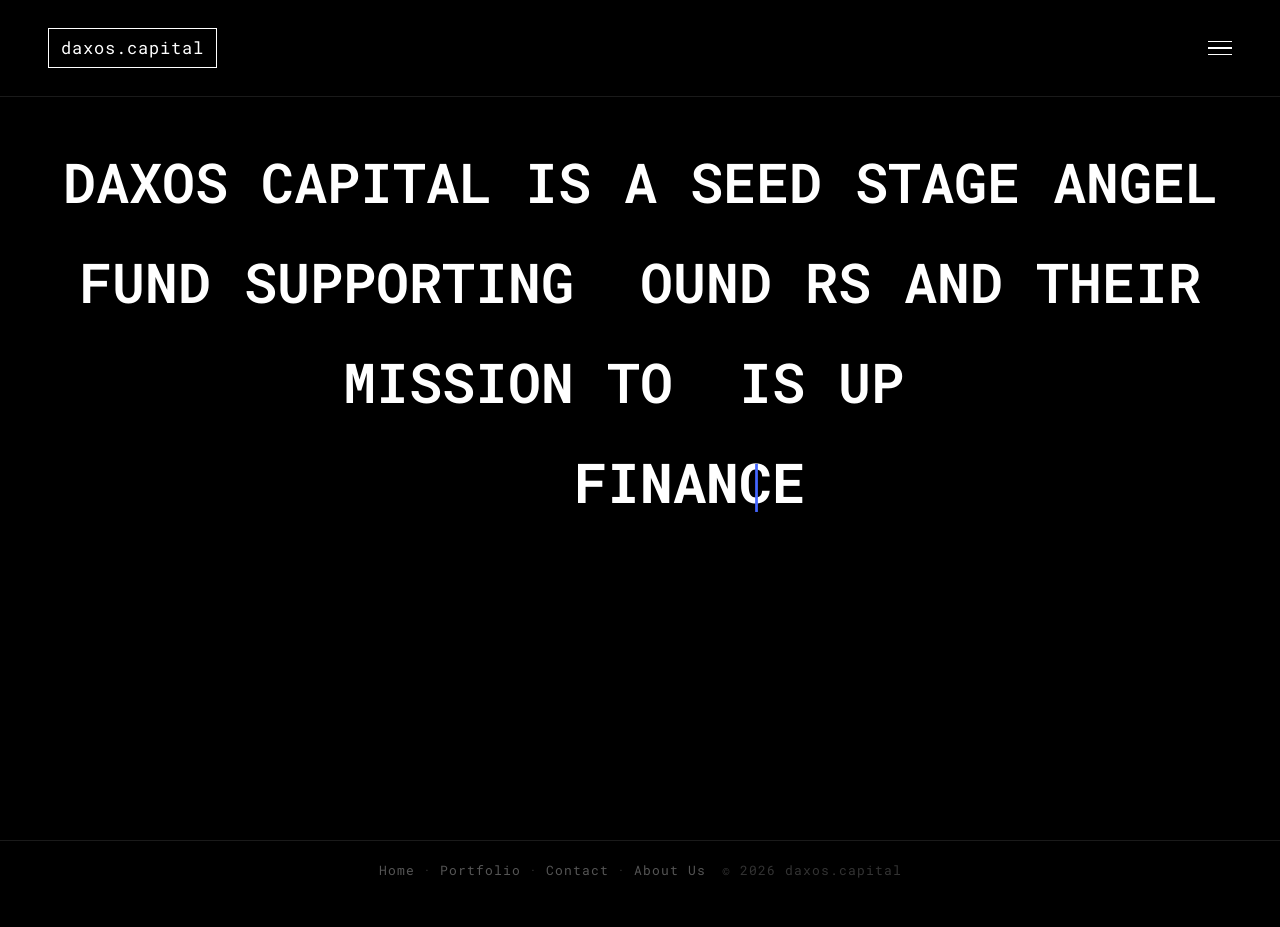
<file: index.html>
<!DOCTYPE HTML>
<html lang="en-US">
<head>
	<meta charset="UTF-8">
	<meta name='robots' content='index, follow, max-image-preview:large, max-snippet:-1, max-video-preview:-1' />

	<!-- This site is optimized with the Yoast SEO plugin v23.5 - https://yoast.com/wordpress/plugins/seo/ -->
	<title>daxos.capital</title>
	<meta name="description" content="We invest in startups...early" />
	<link rel="canonical" href="/" />
	<meta property="og:locale" content="en_US" />
	<meta property="og:type" content="website" />
	<meta property="og:title" content="daxos.capital" />
	<meta property="og:description" content="We invest in startups...early" />
	<meta property="og:url" content="https://www.daxos.capital/" />
	<meta property="og:site_name" content="Daxos|Capital" />
	<meta property="article:modified_time" content="2025-03-11T17:13:31+00:00" />
	<meta name="twitter:card" content="summary_large_image" />
	<script type="application/ld+json" class="yoast-schema-graph">{"@context":"https://schema.org","@graph":[{"@type":"WebPage","@id":"https://www.daxos.capital/","url":"https://www.daxos.capital/","name":"daxos.capital","isPartOf":{"@id":"https://www.daxos.capital/#website"},"datePublished":"2024-01-03T17:11:37+00:00","dateModified":"2025-03-11T17:13:31+00:00","description":"We invest in startups...early","breadcrumb":{"@id":"https://www.daxos.capital/#breadcrumb"},"inLanguage":"en-US","potentialAction":[{"@type":"ReadAction","target":["https://www.daxos.capital/"]}]},{"@type":"BreadcrumbList","@id":"https://www.daxos.capital/#breadcrumb","itemListElement":[{"@type":"ListItem","position":1,"name":"Home"}]},{"@type":"WebSite","@id":"https://www.daxos.capital/#website","url":"https://www.daxos.capital/","name":"Daxos|Capital","description":"Web3 infrastructure is beginning to disrupt finance, e-commerce, gaming, and more. Our mission is to be there...early.","potentialAction":[{"@type":"SearchAction","target":{"@type":"EntryPoint","urlTemplate":"https://www.daxos.capital/?s={search_term_string}"},"query-input":{"@type":"PropertyValueSpecification","valueRequired":true,"valueName":"search_term_string"}}],"inLanguage":"en-US"}]}</script>
	<!-- / Yoast SEO plugin. -->


<link rel='dns-prefetch' href='//unpkg.com' />
<link rel='dns-prefetch' href='//fonts.googleapis.com' />
<link rel="alternate" type="application/rss+xml" title="Daxos|Capital &raquo; Feed" href="https://www.daxos.capital/feed/" />
<link rel="alternate" type="application/rss+xml" title="Daxos|Capital &raquo; Comments Feed" href="https://www.daxos.capital/comments/feed/" />
<link rel="alternate" title="oEmbed (JSON)" type="application/json+oembed" href="https://www.daxos.capital/wp-json/oembed/1.0/embed?url=https%3A%2F%2Fwww.daxos.capital%2F" />
<link rel="alternate" title="oEmbed (XML)" type="text/xml+oembed" href="https://www.daxos.capital/wp-json/oembed/1.0/embed?url=https%3A%2F%2Fwww.daxos.capital%2F&#038;format=xml" />
<meta name="viewport" content="width=device-width, initial-scale=1">
<meta name="SKYPE_TOOLBAR" content="SKYPE_TOOLBAR_PARSER_COMPATIBLE">
<meta name="theme-color" content="#f5f5f5">
<style id='wp-img-auto-sizes-contain-inline-css'>
img:is([sizes=auto i],[sizes^="auto," i]){contain-intrinsic-size:3000px 1500px}
/*# sourceURL=wp-img-auto-sizes-contain-inline-css */
</style>
<style id='wp-emoji-styles-inline-css'>

	img.wp-smiley, img.emoji {
		display: inline !important;
		border: none !important;
		box-shadow: none !important;
		height: 1em !important;
		width: 1em !important;
		margin: 0 0.07em !important;
		vertical-align: -0.1em !important;
		background: none !important;
		padding: 0 !important;
	}
/*# sourceURL=wp-emoji-styles-inline-css */
</style>
<style id='classic-theme-styles-inline-css'>
/*! This file is auto-generated */
.wp-block-button__link{color:#fff;background-color:#32373c;border-radius:9999px;box-shadow:none;text-decoration:none;padding:calc(.667em + 2px) calc(1.333em + 2px);font-size:1.125em}.wp-block-file__button{background:#32373c;color:#fff;text-decoration:none}
/*# sourceURL=/wp-includes/css/classic-themes.min.css */
</style>
<link rel='stylesheet' id='us-fonts-css' href='https://fonts.googleapis.com/css?family=Source+Code+Pro%3A600%2C700%2C400%7CRoboto+Mono%3A400&#038;display=swap&#038;ver=6.9.4' media='all' />
<link rel='stylesheet' id='us-style-css' href='wp-content/themes/Impreza/css/style.min.css?ver=8.10' media='all' />
<link rel='stylesheet' id='aos-style-css' href='https://unpkg.com/aos@2.3.1/dist/aos.css?ver=6.9.4' media='all' />
<link rel='stylesheet' id='parent-style-css' href='wp-content/themes/Impreza/style.css?ver=6.9.4' media='all' />
<link rel='stylesheet' id='child-style-css' href='wp-content/themes/impreza-child-impreza-child/style.css?ver=6.9.4' media='all' />
<link rel='stylesheet' id='child-style-responsive-css' href='wp-content/themes/impreza-child-impreza-child/responsive.css?ver=6.9.4' media='all' />
<link rel='stylesheet' id='theme-style-css' href='wp-content/themes/impreza-child-impreza-child/style.css?ver=8.10' media='all' />
<link rel='stylesheet' id='bsf-Defaults-css' href='wp-content/uploads/smile_fonts/Defaults/Defaults.css?ver=3.19.11' media='all' />
<link rel='stylesheet' id='ultimate-vc-addons-style-css' href='wp-content/plugins/Ultimate_VC_Addons/assets/min-css/style.min.css?ver=3.19.11' media='all' />
<link rel='stylesheet' id='ultimate-vc-addons-fancytext-style-css' href='wp-content/plugins/Ultimate_VC_Addons/assets/min-css/fancytext.min.css?ver=3.19.11' media='all' />
<script src="wp-includes/js/jquery/jquery.min.js?ver=3.7.1" id="jquery-core-js"></script>
<script src="wp-includes/js/jquery/jquery-migrate.min.js?ver=3.4.1" id="jquery-migrate-js"></script>
<script src="wp-content/plugins/Ultimate_VC_Addons/assets/min-js/ultimate-params.min.js?ver=3.19.11" id="ultimate-vc-addons-params-js"></script>
<link rel="https://api.w.org/" href="https://www.daxos.capital/wp-json/" /><link rel="alternate" title="JSON" type="application/json" href="https://www.daxos.capital/wp-json/wp/v2/pages/3936" /><link rel="EditURI" type="application/rsd+xml" title="RSD" href="https://www.daxos.capital/xmlrpc.php?rsd" />
<meta name="generator" content="WordPress 6.9.4" />
<link rel='shortlink' href='https://www.daxos.capital/' />
		<script>
			if ( ! /Android|webOS|iPhone|iPad|iPod|BlackBerry|IEMobile|Opera Mini/i.test( navigator.userAgent ) ) {
				var root = document.getElementsByTagName( 'html' )[ 0 ]
				root.className += " no-touch";
			}
		</script>
		<meta name="generator" content="Powered by WPBakery Page Builder - drag and drop page builder for WordPress."/>
<link rel="icon" href="wp-content/uploads/2025/07/favicon-1-150x150.png" sizes="32x32" />
<link rel="icon" href="wp-content/uploads/2025/07/favicon-1-298x300.png" sizes="192x192" />
<link rel="apple-touch-icon" href="wp-content/uploads/2025/07/favicon-1-298x300.png" />
<meta name="msapplication-TileImage" content="wp-content/uploads/2025/07/favicon-1.png" />
		<style id="wp-custom-css">
			#page-content .l-section-h.i-cf .wpb_wrapper {
    border: 2px solid #363636;
    padding: 20px;
}
.portfolio-box.ordio img {
    max-width: 100px;
    max-height: 20%;
}
.portfolio-box.ordio h3 a span {
    color: #959595 !important;
}
	.portfolio-box.ordio h3 {
    display: block;
    margin-top: 4px;
}
.home footer#page-footer {
    z-index: 9999999;
}		</style>
		<style type="text/css" data-type="vc_shortcodes-custom-css">.vc_custom_1725496602418{margin-bottom: 0px !important;}</style><noscript><style> .wpb_animate_when_almost_visible { opacity: 1; }</style></noscript>		<style id="us-icon-fonts">@font-face{font-display:block;font-style:normal;font-family:"fontawesome";font-weight:900;src:url("wp-content/themes/Impreza/fonts/fa-solid-900.woff2?ver=8.10") format("woff2"),url("wp-content/themes/Impreza/fonts/fa-solid-900.woff?ver=8.10") format("woff")}.fas{font-family:"fontawesome";font-weight:900}@font-face{font-display:block;font-style:normal;font-family:"fontawesome";font-weight:400;src:url("wp-content/themes/Impreza/fonts/fa-regular-400.woff2?ver=8.10") format("woff2"),url("wp-content/themes/Impreza/fonts/fa-regular-400.woff?ver=8.10") format("woff")}.far{font-family:"fontawesome";font-weight:400}@font-face{font-display:block;font-style:normal;font-family:"fontawesome";font-weight:300;src:url("wp-content/themes/Impreza/fonts/fa-light-300.woff2?ver=8.10") format("woff2"),url("wp-content/themes/Impreza/fonts/fa-light-300.woff?ver=8.10") format("woff")}.fal{font-family:"fontawesome";font-weight:300}@font-face{font-display:block;font-style:normal;font-family:"Font Awesome 5 Duotone";font-weight:900;src:url("wp-content/themes/Impreza/fonts/fa-duotone-900.woff2?ver=8.10") format("woff2"),url("wp-content/themes/Impreza/fonts/fa-duotone-900.woff?ver=8.10") format("woff")}.fad{font-family:"Font Awesome 5 Duotone";font-weight:900}.fad{position:relative}.fad:before{position:absolute}.fad:after{opacity:0.4}@font-face{font-display:block;font-style:normal;font-family:"Font Awesome 5 Brands";font-weight:400;src:url("wp-content/themes/Impreza/fonts/fa-brands-400.woff2?ver=8.10") format("woff2"),url("wp-content/themes/Impreza/fonts/fa-brands-400.woff?ver=8.10") format("woff")}.fab{font-family:"Font Awesome 5 Brands";font-weight:400}@font-face{font-display:block;font-style:normal;font-family:"Material Icons";font-weight:400;src:url("wp-content/themes/Impreza/fonts/material-icons.woff2?ver=8.10") format("woff2"),url("wp-content/themes/Impreza/fonts/material-icons.woff?ver=8.10") format("woff")}.material-icons{font-family:"Material Icons";font-weight:400}</style>
				<style id="us-theme-options-css">:root{--color-header-middle-bg:transparent;--color-header-middle-bg-grad:transparent;--color-header-middle-text:#858694;--color-header-middle-text-hover:#e3e3e3;--color-header-transparent-bg:transparent;--color-header-transparent-bg-grad:transparent;--color-header-transparent-text:#333333;--color-header-transparent-text-hover:#333333;--color-chrome-toolbar:#f5f5f5;--color-chrome-toolbar-grad:#f5f5f5;--color-header-top-bg:#256aef;--color-header-top-bg-grad:#256aef;--color-header-top-text:#ffffff;--color-header-top-text-hover:#ffffff;--color-header-top-transparent-bg:#60269e;--color-header-top-transparent-bg-grad:#60269e;--color-header-top-transparent-text:#ffffff;--color-header-top-transparent-text-hover:#fff;--color-content-bg:#fff;--color-content-bg-grad:#fff;--color-content-bg-alt:#f5f5f5;--color-content-bg-alt-grad:#f5f5f5;--color-content-border:#e8e8e8;--color-content-heading:#256aef;--color-content-heading-grad:#256aef;--color-content-text:#333333;--color-content-link:#1a1a1a;--color-content-link-hover:#256aef;--color-content-primary:#000000;--color-content-primary-grad:#000000;--color-content-secondary:#256aef;--color-content-secondary-grad:#256aef;--color-content-faded:#999;--color-content-overlay:rgba(0,0,0,0.75);--color-content-overlay-grad:rgba(0,0,0,0.75);--color-alt-content-bg:#f5f5f5;--color-alt-content-bg-grad:#f5f5f5;--color-alt-content-bg-alt:#fff;--color-alt-content-bg-alt-grad:#fff;--color-alt-content-border:#ddd;--color-alt-content-heading:#1a1a1a;--color-alt-content-heading-grad:#1a1a1a;--color-alt-content-text:#333;--color-alt-content-link:#e95095;--color-alt-content-link-hover:#7049ba;--color-alt-content-primary:#e95095;--color-alt-content-primary-grad:linear-gradient(135deg,#e95095,#7049ba);--color-alt-content-secondary:#7049ba;--color-alt-content-secondary-grad:linear-gradient(135deg,#7049ba,#e95095);--color-alt-content-faded:#999;--color-alt-content-overlay:#e95095;--color-alt-content-overlay-grad:linear-gradient(135deg,#e95095,rgba(233,80,149,0.75));--color-footer-bg:#222;--color-footer-bg-grad:#222;--color-footer-bg-alt:#1a1a1a;--color-footer-bg-alt-grad:#1a1a1a;--color-footer-border:#333;--color-footer-heading:#ccc;--color-footer-heading-grad:#ccc;--color-footer-text:#999;--color-footer-link:#ccc;--color-footer-link-hover:#e95095;--color-subfooter-bg:#1a1a1a;--color-subfooter-bg-grad:#1a1a1a;--color-subfooter-bg-alt:#222;--color-subfooter-bg-alt-grad:#222;--color-subfooter-border:#282828;--color-subfooter-heading:#ccc;--color-subfooter-heading-grad:#ccc;--color-subfooter-text:#bbb;--color-subfooter-link:#fff;--color-subfooter-link-hover:#e95095;--color-content-primary-faded:rgba(0,0,0,0.15);--box-shadow:0 5px 15px rgba(0,0,0,.15);--box-shadow-up:0 -5px 15px rgba(0,0,0,.15);--site-content-width:1370px;--inputs-font-size:1rem;--inputs-height:1.5rem;--inputs-padding:0.5rem;--inputs-border-width:1px;--inputs-text-color:var(--color-content-text);--font-body:"Roboto Mono",monospace;--font-h1:"Source Code Pro",monospace;--font-h2:"Source Code Pro",monospace;--font-h3:"Source Code Pro",monospace;--font-h4:"Source Code Pro",monospace;--font-h5:"Source Code Pro",monospace;--font-h6:"Source Code Pro",monospace}h1{color:#ffffff!important}h2{color:#ffffff!important}h3{color:#ffffff!important}h4{color:#09bceb}h5{color:var(--color-content-bg)}html,.l-header .widget,.menu-item-object-us_page_block{font-family:var(--font-body);font-weight:400;font-size:24;line-height:1.5}h1{font-family:var(--font-h1);font-weight:600;font-size:1.5rem;line-height:1.5;letter-spacing:0.01em;margin-bottom:0.3em}h2{font-family:var(--font-h2);font-weight:600;font-size:40px;line-height:1.5;letter-spacing:0;margin-bottom:0.6em}h3{font-family:var(--font-h3);font-weight:600;font-size:28px;line-height:1.5;letter-spacing:0;margin-bottom:0.6em}.widgettitle,h4{font-family:var(--font-h4);font-weight:600;font-size:24px;line-height:1.5;letter-spacing:0;margin-bottom:0.06em}h5{font-family:var(--font-h5);font-weight:400;font-size:20;line-height:1.2;letter-spacing:0;margin-bottom:0.6em}h6{font-family:var(--font-h6);font-weight:400;font-size:max( 1rem,1vw );line-height:1.2;letter-spacing:0;margin-bottom:0.6em}@media (max-width:768px){html{font-size:18;line-height:34px}h2{font-size:30px}h2.vc_custom_heading:not([class*="us_custom_"]){font-size:30px!important}h3{font-size:22px}h3.vc_custom_heading:not([class*="us_custom_"]){font-size:22px!important}.widgettitle,h4{font-size:18px}h4.vc_custom_heading:not([class*="us_custom_"]){font-size:18px!important}h5{font-size:18}h5.vc_custom_heading:not([class*="us_custom_"]){font-size:18!important}}body{background:var(--color-content-bg-alt)}.l-canvas.type_boxed,.l-canvas.type_boxed .l-subheader,.l-canvas.type_boxed~.l-footer{max-width:1300px}.l-subheader-h,.l-section-h,.l-main .aligncenter,.w-tabs-section-content-h{max-width:1370px}.post-password-form{max-width:calc(1370px + 5rem)}@media screen and (max-width:1450px){.l-main .aligncenter{max-width:calc(100vw - 5rem)}}@media (min-width:1281px){body.usb_preview .hide_on_default{opacity:0.25!important}.vc_hidden-lg,body:not(.usb_preview) .hide_on_default{display:none!important}}@media (min-width:1025px) and (max-width:1280px){body.usb_preview .hide_on_laptops{opacity:0.25!important}.vc_hidden-md,body:not(.usb_preview) .hide_on_laptops{display:none!important}}@media (min-width:769px) and (max-width:1024px){body.usb_preview .hide_on_tablets{opacity:0.25!important}.vc_hidden-sm,body:not(.usb_preview) .hide_on_tablets{display:none!important}}@media (max-width:768px){body.usb_preview .hide_on_mobiles{opacity:0.25!important}.vc_hidden-xs,body:not(.usb_preview) .hide_on_mobiles{display:none!important}}@media (max-width:1280px){.g-cols.laptops-cols_1{grid-template-columns:100%}.g-cols.laptops-cols_1.reversed>div:last-of-type{order:-1}.g-cols.laptops-cols_2{grid-template-columns:repeat(2,1fr)}.g-cols.laptops-cols_3{grid-template-columns:repeat(3,1fr)}.g-cols.laptops-cols_4{grid-template-columns:repeat(4,1fr)}.g-cols.laptops-cols_5{grid-template-columns:repeat(5,1fr)}.g-cols.laptops-cols_6{grid-template-columns:repeat(6,1fr)}.g-cols.laptops-cols_1-2{grid-template-columns:1fr 2fr}.g-cols.laptops-cols_2-1{grid-template-columns:2fr 1fr}.g-cols.laptops-cols_2-3{grid-template-columns:2fr 3fr}.g-cols.laptops-cols_3-2{grid-template-columns:3fr 2fr}.g-cols.laptops-cols_1-3{grid-template-columns:1fr 3fr}.g-cols.laptops-cols_3-1{grid-template-columns:3fr 1fr}.g-cols.laptops-cols_1-4{grid-template-columns:1fr 4fr}.g-cols.laptops-cols_4-1{grid-template-columns:4fr 1fr}.g-cols.laptops-cols_1-5{grid-template-columns:1fr 5fr}.g-cols.laptops-cols_5-1{grid-template-columns:5fr 1fr}.g-cols.laptops-cols_1-2-1{grid-template-columns:1fr 2fr 1fr}.g-cols.laptops-cols_1-3-1{grid-template-columns:1fr 3fr 1fr}.g-cols.laptops-cols_1-4-1{grid-template-columns:1fr 4fr 1fr}}@media (max-width:1024px){.g-cols.tablets-cols_1{grid-template-columns:100%}.g-cols.tablets-cols_1.reversed>div:last-of-type{order:-1}.g-cols.tablets-cols_2{grid-template-columns:repeat(2,1fr)}.g-cols.tablets-cols_3{grid-template-columns:repeat(3,1fr)}.g-cols.tablets-cols_4{grid-template-columns:repeat(4,1fr)}.g-cols.tablets-cols_5{grid-template-columns:repeat(5,1fr)}.g-cols.tablets-cols_6{grid-template-columns:repeat(6,1fr)}.g-cols.tablets-cols_1-2{grid-template-columns:1fr 2fr}.g-cols.tablets-cols_2-1{grid-template-columns:2fr 1fr}.g-cols.tablets-cols_2-3{grid-template-columns:2fr 3fr}.g-cols.tablets-cols_3-2{grid-template-columns:3fr 2fr}.g-cols.tablets-cols_1-3{grid-template-columns:1fr 3fr}.g-cols.tablets-cols_3-1{grid-template-columns:3fr 1fr}.g-cols.tablets-cols_1-4{grid-template-columns:1fr 4fr}.g-cols.tablets-cols_4-1{grid-template-columns:4fr 1fr}.g-cols.tablets-cols_1-5{grid-template-columns:1fr 5fr}.g-cols.tablets-cols_5-1{grid-template-columns:5fr 1fr}.g-cols.tablets-cols_1-2-1{grid-template-columns:1fr 2fr 1fr}.g-cols.tablets-cols_1-3-1{grid-template-columns:1fr 3fr 1fr}.g-cols.tablets-cols_1-4-1{grid-template-columns:1fr 4fr 1fr}}@media (max-width:768px){.g-cols.mobiles-cols_1{grid-template-columns:100%}.g-cols.mobiles-cols_1.reversed>div:last-of-type{order:-1}.g-cols.mobiles-cols_2{grid-template-columns:repeat(2,1fr)}.g-cols.mobiles-cols_3{grid-template-columns:repeat(3,1fr)}.g-cols.mobiles-cols_4{grid-template-columns:repeat(4,1fr)}.g-cols.mobiles-cols_5{grid-template-columns:repeat(5,1fr)}.g-cols.mobiles-cols_6{grid-template-columns:repeat(6,1fr)}.g-cols.mobiles-cols_1-2{grid-template-columns:1fr 2fr}.g-cols.mobiles-cols_2-1{grid-template-columns:2fr 1fr}.g-cols.mobiles-cols_2-3{grid-template-columns:2fr 3fr}.g-cols.mobiles-cols_3-2{grid-template-columns:3fr 2fr}.g-cols.mobiles-cols_1-3{grid-template-columns:1fr 3fr}.g-cols.mobiles-cols_3-1{grid-template-columns:3fr 1fr}.g-cols.mobiles-cols_1-4{grid-template-columns:1fr 4fr}.g-cols.mobiles-cols_4-1{grid-template-columns:4fr 1fr}.g-cols.mobiles-cols_1-5{grid-template-columns:1fr 5fr}.g-cols.mobiles-cols_5-1{grid-template-columns:5fr 1fr}.g-cols.mobiles-cols_1-2-1{grid-template-columns:1fr 2fr 1fr}.g-cols.mobiles-cols_1-3-1{grid-template-columns:1fr 3fr 1fr}.g-cols.mobiles-cols_1-4-1{grid-template-columns:1fr 4fr 1fr}.g-cols:not([style*="grid-gap"]){grid-gap:1.5rem}}@media (max-width:767px){.l-canvas{overflow:hidden}.g-cols.stacking_default.reversed>div:last-of-type{order:-1}.g-cols.stacking_default.via_flex>div:not([class*="vc_col-xs"]){width:100%;margin:0 0 1.5rem}.g-cols.stacking_default.via_grid.mobiles-cols_1{grid-template-columns:100%}.g-cols.stacking_default.via_flex.type_boxes>div,.g-cols.stacking_default.via_flex.reversed>div:first-child,.g-cols.stacking_default.via_flex:not(.reversed)>div:last-child,.g-cols.stacking_default.via_flex>div.has_bg_color{margin-bottom:0}.g-cols.stacking_default.via_flex.type_default>.wpb_column.stretched{margin-left:-1rem;margin-right:-1rem}.g-cols.stacking_default.via_grid.mobiles-cols_1>.wpb_column.stretched,.g-cols.stacking_default.via_flex.type_boxes>.wpb_column.stretched{margin-left:-2.5rem;margin-right:-2.5rem;width:auto}.vc_column-inner.type_sticky>.wpb_wrapper,.vc_column_container.type_sticky>.vc_column-inner{top:0!important}}@media (min-width:768px){body:not(.rtl) .l-section.for_sidebar.at_left>div>.l-sidebar,.rtl .l-section.for_sidebar.at_right>div>.l-sidebar{order:-1}.vc_column_container.type_sticky>.vc_column-inner,.vc_column-inner.type_sticky>.wpb_wrapper{position:-webkit-sticky;position:sticky}.l-section.type_sticky{position:-webkit-sticky;position:sticky;top:0;z-index:11;transform:translateZ(0); transition:top 0.3s cubic-bezier(.78,.13,.15,.86) 0.1s}.header_hor .l-header.post_fixed.sticky_auto_hide{z-index:12}.admin-bar .l-section.type_sticky{top:32px}.l-section.type_sticky>.l-section-h{transition:padding-top 0.3s}.header_hor .l-header.pos_fixed:not(.down)~.l-main .l-section.type_sticky:not(:first-of-type){top:var(--header-sticky-height)}.admin-bar.header_hor .l-header.pos_fixed:not(.down)~.l-main .l-section.type_sticky:not(:first-of-type){top:calc( var(--header-sticky-height) + 32px )}.header_hor .l-header.pos_fixed.sticky:not(.down)~.l-main .l-section.type_sticky:first-of-type>.l-section-h{padding-top:var(--header-sticky-height)}.header_hor.headerinpos_bottom .l-header.pos_fixed.sticky:not(.down)~.l-main .l-section.type_sticky:first-of-type>.l-section-h{padding-bottom:var(--header-sticky-height)!important}}@media screen and (min-width:1450px){.g-cols.via_flex.type_default>.wpb_column.stretched:first-of-type{margin-left:calc( var(--site-content-width) / 2 + 0px / 2 + 1.5rem - 50vw)}.g-cols.via_flex.type_default>.wpb_column.stretched:last-of-type{margin-right:calc( var(--site-content-width) / 2 + 0px / 2 + 1.5rem - 50vw)}.l-main .alignfull, .w-separator.width_screen,.g-cols.via_grid>.wpb_column.stretched:first-of-type,.g-cols.via_flex.type_boxes>.wpb_column.stretched:first-of-type{margin-left:calc( var(--site-content-width) / 2 + 0px / 2 - 50vw )}.l-main .alignfull, .w-separator.width_screen,.g-cols.via_grid>.wpb_column.stretched:last-of-type,.g-cols.via_flex.type_boxes>.wpb_column.stretched:last-of-type{margin-right:calc( var(--site-content-width) / 2 + 0px / 2 - 50vw )}}@media (max-width:768px){.w-form-row.for_submit .w-btn{font-size:var(--btn-size-mobiles)!important}}a,button,input[type="submit"],.ui-slider-handle{outline:none!important}.w-toplink,.w-header-show{background:rgba(0,0,0,0.3)}.no-touch .w-toplink.active:hover,.no-touch .w-header-show:hover{background:var(--color-content-primary-grad)}button[type="submit"]:not(.w-btn),input[type="submit"]:not(.w-btn),.us-nav-style_1>*,.navstyle_1>.owl-nav div,.us-btn-style_1{font-family:var(--font-h1);font-size:20px;line-height:1.2!important;font-weight:700;font-style:normal;text-transform:uppercase;letter-spacing:0.08em;border-radius:0.3em;padding:0.8em 1.8em;background:var(--color-content-secondary);border-color:transparent;color:#ffffff!important;box-shadow:0px 0em 0em 0px rgba(0,0,0,0.2)}button[type="submit"]:not(.w-btn):before,input[type="submit"]:not(.w-btn),.us-nav-style_1>*:before,.navstyle_1>.owl-nav div:before,.us-btn-style_1:before{border-width:1px}.no-touch button[type="submit"]:not(.w-btn):hover,.no-touch input[type="submit"]:not(.w-btn):hover,.us-nav-style_1>span.current,.no-touch .us-nav-style_1>a:hover,.no-touch .navstyle_1>.owl-nav div:hover,.no-touch .us-btn-style_1:hover{box-shadow:0px 0em 0em 0px rgba(0,0,0,0.2);background:var(--color-content-primary);border-color:transparent;color:#ffffff!important}.us-nav-style_1>*{min-width:calc(1.2em + 2 * 0.8em)}.us-nav-style_13>*,.navstyle_13>.owl-nav div,.us-btn-style_13{font-family:var(--font-h1);font-size:20px;line-height:1.20!important;font-weight:700;font-style:normal;text-transform:uppercase;letter-spacing:0.08em;border-radius:0.3em;padding:0.8em 1.8em;background:#fff34b;border-color:transparent;color:var(--color-content-secondary)!important;box-shadow:0px 0em 0em 0px rgba(0,0,0,0.2)}.us-nav-style_13>*:before,.navstyle_13>.owl-nav div:before,.us-btn-style_13:before{border-width:1px}.us-nav-style_13>span.current,.no-touch .us-nav-style_13>a:hover,.no-touch .navstyle_13>.owl-nav div:hover,.no-touch .us-btn-style_13:hover{box-shadow:0px 0em 0em 0px rgba(0,0,0,0.2);background:#ffffff;border-color:transparent;color:var(--color-content-secondary)!important}.us-nav-style_13>*{min-width:calc(1.20em + 2 * 0.8em)}.us-nav-style_12>*,.navstyle_12>.owl-nav div,.us-btn-style_12{font-size:16px;line-height:1.20!important;font-weight:700;font-style:normal;text-transform:uppercase;letter-spacing:0.08em;border-radius:0.3em;padding:0.8em 1.8em;background:var(--color-content-secondary);border-color:transparent;color:#ffffff!important;box-shadow:0px 2px 3px 1px #999999}.us-nav-style_12>*:before,.navstyle_12>.owl-nav div:before,.us-btn-style_12:before{border-width:1px}.us-nav-style_12>span.current,.no-touch .us-nav-style_12>a:hover,.no-touch .navstyle_12>.owl-nav div:hover,.no-touch .us-btn-style_12:hover{box-shadow:0px 2px 3px 2px #999999;background:#fff34b;border-color:transparent;color:var(--color-content-secondary)!important}.us-nav-style_12>*{min-width:calc(1.20em + 2 * 0.8em)}.us-nav-style_6>*,.navstyle_6>.owl-nav div,.us-btn-style_6{font-family:var(--font-h1);font-size:11px;line-height:1.20!important;font-weight:700;font-style:normal;text-transform:uppercase;letter-spacing:0em;border-radius:0.3em;padding:0.8em 1.8em;background:var(--color-content-primary);border-color:transparent;color:#ffffff!important;box-shadow:0px 0em 0em 0px rgba(0,0,0,0.2)}.us-nav-style_6>*:before,.navstyle_6>.owl-nav div:before,.us-btn-style_6:before{border-width:0px}.us-nav-style_6>span.current,.no-touch .us-nav-style_6>a:hover,.no-touch .navstyle_6>.owl-nav div:hover,.no-touch .us-btn-style_6:hover{box-shadow:0px 0em 0em 0px rgba(0,0,0,0.2);background:var(--color-content-secondary);border-color:transparent;color:#ffffff!important}.us-nav-style_6>*{min-width:calc(1.20em + 2 * 0.8em)}.us-nav-style_11>*,.navstyle_11>.owl-nav div,.us-btn-style_11{font-family:var(--font-h2);font-size:20px;line-height:1.20!important;font-weight:700;font-style:normal;text-transform:none;letter-spacing:0em;border-radius:0.3em;padding:0.8em 1.8em;background:var(--color-header-middle-bg);border-color:transparent;color:#000000!important;box-shadow:0px 0em 0em 0px rgba(0,0,0,0.2)}.us-nav-style_11>*:before,.navstyle_11>.owl-nav div:before,.us-btn-style_11:before{border-width:0px}.us-nav-style_11>span.current,.no-touch .us-nav-style_11>a:hover,.no-touch .navstyle_11>.owl-nav div:hover,.no-touch .us-btn-style_11:hover{box-shadow:0px 0em 0em 0px rgba(0,0,0,0.2);background:transparent;border-color:transparent;color:var(--color-header-top-bg)!important}.us-nav-style_11>*{min-width:calc(1.20em + 2 * 0.8em)}.us-nav-style_10>*,.navstyle_10>.owl-nav div,.us-btn-style_10{font-size:20px;line-height:1.20!important;font-weight:700;font-style:normal;text-transform:none;letter-spacing:0em;border-radius:0.3em;padding:0.8em 1.8em;background:transparent;border-color:transparent;color:#333333!important;box-shadow:0px 0em 0em 0px rgba(0,0,0,0.2)}.us-nav-style_10>*:before,.navstyle_10>.owl-nav div:before,.us-btn-style_10:before{border-width:0px}.us-nav-style_10>span.current,.no-touch .us-nav-style_10>a:hover,.no-touch .navstyle_10>.owl-nav div:hover,.no-touch .us-btn-style_10:hover{box-shadow:0px 0em 0em 0px rgba(0,0,0,0.2);background:transparent;border-color:transparent;color:#333333!important}.us-nav-style_10>*{min-width:calc(1.20em + 2 * 0.8em)}.us-nav-style_4>*,.navstyle_4>.owl-nav div,.us-btn-style_4{font-family:var(--font-h1);font-size:20px;line-height:1.20!important;font-weight:700;font-style:normal;text-transform:uppercase;letter-spacing:0em;border-radius:0.5em;padding:1em 1.5em;background:linear-gradient(105deg,#ffedf1,#f0d3d9);border-color:transparent;color:#062f87!important;box-shadow:0px 2px 3px 0px rgba(0,0,0,0.2)}.us-nav-style_4>*:before,.navstyle_4>.owl-nav div:before,.us-btn-style_4:before{border-width:0px}.us-nav-style_4>span.current,.no-touch .us-nav-style_4>a:hover,.no-touch .navstyle_4>.owl-nav div:hover,.no-touch .us-btn-style_4:hover{box-shadow:0px 2px 2px 0px rgba(0,0,0,0.2);background:#062f87;border-color:transparent;color:#ffffff!important}.us-nav-style_4>*{min-width:calc(1.20em + 2 * 1em)}.us-btn-style_4{overflow:hidden;-webkit-transform:translateZ(0)}.us-btn-style_4>*{position:relative;z-index:1}.no-touch .us-btn-style_4:hover{background:linear-gradient(105deg,#ffedf1,#f0d3d9)}.no-touch .us-btn-style_4:after{content:"";position:absolute;top:0;left:0;right:0;bottom:0;opacity:0;transition:opacity 0.3s;background:#062f87}.no-touch .us-btn-style_4:hover:after{opacity:1}.us-nav-style_8>*,.navstyle_8>.owl-nav div,.us-btn-style_8{font-family:var(--font-h1);font-size:20px;line-height:1.20!important;font-weight:700;font-style:normal;text-transform:uppercase;letter-spacing:0em;border-radius:0.5em;padding:1em 1.5em;background:linear-gradient(105deg,#fff2f5,#ffffff);border-color:transparent;color:#062f87!important;box-shadow:0px 2px 3px 0px rgba(0,0,0,0.2)}.us-nav-style_8>*:before,.navstyle_8>.owl-nav div:before,.us-btn-style_8:before{border-width:0px}.us-nav-style_8>span.current,.no-touch .us-nav-style_8>a:hover,.no-touch .navstyle_8>.owl-nav div:hover,.no-touch .us-btn-style_8:hover{box-shadow:0px 2px 2px 0px rgba(0,0,0,0.2);background:#062f87;border-color:transparent;color:#ffffff!important}.us-nav-style_8>*{min-width:calc(1.20em + 2 * 1em)}.us-btn-style_8{overflow:hidden;-webkit-transform:translateZ(0)}.us-btn-style_8>*{position:relative;z-index:1}.no-touch .us-btn-style_8:hover{background:linear-gradient(105deg,#fff2f5,#ffffff)}.no-touch .us-btn-style_8:after{content:"";position:absolute;top:0;left:0;right:0;bottom:0;opacity:0;transition:opacity 0.3s;background:#062f87}.no-touch .us-btn-style_8:hover:after{opacity:1}.us-nav-style_7>*,.navstyle_7>.owl-nav div,.us-btn-style_7{font-family:var(--font-h1);font-size:20px;line-height:1.20!important;font-weight:700;font-style:normal;text-transform:uppercase;letter-spacing:0em;border-radius:0.5em;padding:1em 1.5em;background:linear-gradient(105deg,#ffedf1,#f0d3d9);border-color:transparent;color:#c4113c!important;box-shadow:0px 2px 3px 0px rgba(0,0,0,0.25)}.us-nav-style_7>*:before,.navstyle_7>.owl-nav div:before,.us-btn-style_7:before{border-width:0px}.us-nav-style_7>span.current,.no-touch .us-nav-style_7>a:hover,.no-touch .navstyle_7>.owl-nav div:hover,.no-touch .us-btn-style_7:hover{box-shadow:0px 2px 2px 0px rgba(0,0,0,0.2);background:#c4113c;border-color:transparent;color:#ffffff!important}.us-nav-style_7>*{min-width:calc(1.20em + 2 * 1em)}.us-btn-style_7{overflow:hidden;-webkit-transform:translateZ(0)}.us-btn-style_7>*{position:relative;z-index:1}.no-touch .us-btn-style_7:hover{background:linear-gradient(105deg,#ffedf1,#f0d3d9)}.no-touch .us-btn-style_7:after{content:"";position:absolute;top:0;left:0;right:0;bottom:0;opacity:0;transition:opacity 0.3s;background:#c4113c}.no-touch .us-btn-style_7:hover:after{opacity:1}.us-nav-style_9>*,.navstyle_9>.owl-nav div,.us-btn-style_9{font-family:var(--font-h1);font-size:20px;line-height:1.20!important;font-weight:700;font-style:normal;text-transform:uppercase;letter-spacing:0em;border-radius:0.5em;padding:1em 1.5em;background:linear-gradient(105deg,#fff2f5,#ffffff);border-color:transparent;color:#c4113c!important;box-shadow:0px 2px 3px 0px rgba(0,0,0,0.25)}.us-nav-style_9>*:before,.navstyle_9>.owl-nav div:before,.us-btn-style_9:before{border-width:0px}.us-nav-style_9>span.current,.no-touch .us-nav-style_9>a:hover,.no-touch .navstyle_9>.owl-nav div:hover,.no-touch .us-btn-style_9:hover{box-shadow:0px 2px 2px 0px rgba(0,0,0,0.2);background:#c4113c;border-color:transparent;color:#ffffff!important}.us-nav-style_9>*{min-width:calc(1.20em + 2 * 1em)}.us-btn-style_9{overflow:hidden;-webkit-transform:translateZ(0)}.us-btn-style_9>*{position:relative;z-index:1}.no-touch .us-btn-style_9:hover{background:linear-gradient(105deg,#fff2f5,#ffffff)}.no-touch .us-btn-style_9:after{content:"";position:absolute;top:0;left:0;right:0;bottom:0;opacity:0;transition:opacity 0.3s;background:#c4113c}.no-touch .us-btn-style_9:hover:after{opacity:1}.w-filter.state_desktop.style_drop_default .w-filter-item-title,.select2-selection,select,textarea,input:not([type="submit"]),.w-form-checkbox,.w-form-radio{font-family:var(--font-h1);font-weight:400;letter-spacing:0em;border-radius:0.3rem;background:var(--color-content-bg-alt);border-color:#333333;color:var(--color-content-text);box-shadow:0px 1px 0px 0px rgba(0,0,0,0.08) inset}.w-filter.state_desktop.style_drop_default .w-filter-item-title:focus,.select2-container--open .select2-selection,select:focus,textarea:focus,input:not([type="submit"]):focus,input:focus + .w-form-checkbox,input:focus + .w-form-radio{box-shadow:0px 0px 0px 2px var(--color-content-primary)}.w-form-row.move_label .w-form-row-label{font-size:1rem;top:calc(1.5rem/2 + 1px - 0.7em);margin:0 0.5rem;background-color:var(--color-content-bg-alt);color:var(--color-content-text)}.w-form-row.with_icon.move_label .w-form-row-label{margin-left:calc(1.6em + 0.5rem)}.color_alternate input:not([type="submit"]),.color_alternate textarea,.color_alternate select,.color_alternate .w-form-checkbox,.color_alternate .w-form-radio,.color_alternate .move_label .w-form-row-label{background:var(--color-alt-content-bg-alt-grad)}.color_footer-top input:not([type="submit"]),.color_footer-top textarea,.color_footer-top select,.color_footer-top .w-form-checkbox,.color_footer-top .w-form-radio,.color_footer-top .w-form-row.move_label .w-form-row-label{background:var(--color-subfooter-bg-alt-grad)}.color_footer-bottom input:not([type="submit"]),.color_footer-bottom textarea,.color_footer-bottom select,.color_footer-bottom .w-form-checkbox,.color_footer-bottom .w-form-radio,.color_footer-bottom .w-form-row.move_label .w-form-row-label{background:var(--color-footer-bg-alt-grad)}.color_alternate input:not([type="submit"]),.color_alternate textarea,.color_alternate select,.color_alternate .w-form-checkbox,.color_alternate .w-form-radio,.color_alternate .w-form-row-field>i,.color_alternate .w-form-row-field:after,.color_alternate .widget_search form:after,.color_footer-top input:not([type="submit"]),.color_footer-top textarea,.color_footer-top select,.color_footer-top .w-form-checkbox,.color_footer-top .w-form-radio,.color_footer-top .w-form-row-field>i,.color_footer-top .w-form-row-field:after,.color_footer-top .widget_search form:after,.color_footer-bottom input:not([type="submit"]),.color_footer-bottom textarea,.color_footer-bottom select,.color_footer-bottom .w-form-checkbox,.color_footer-bottom .w-form-radio,.color_footer-bottom .w-form-row-field>i,.color_footer-bottom .w-form-row-field:after,.color_footer-bottom .widget_search form:after{color:inherit}.style_phone6-1>*{background-image:url(wp-content/themes/Impreza/img/phone-6-black-real.png)}.style_phone6-2>*{background-image:url(wp-content/themes/Impreza/img/phone-6-white-real.png)}.style_phone6-3>*{background-image:url(wp-content/themes/Impreza/img/phone-6-black-flat.png)}.style_phone6-4>*{background-image:url(wp-content/themes/Impreza/img/phone-6-white-flat.png)}.leaflet-default-icon-path{background-image:url(wp-content/themes/Impreza/common/css/vendor/images/marker-icon.png)}</style>
				<style id="us-header-css"> .l-subheader.at_middle,.l-subheader.at_middle .w-dropdown-list,.l-subheader.at_middle .type_mobile .w-nav-list.level_1{background:#ffffff;color:var(--color-header-middle-text)}.no-touch .l-subheader.at_middle a:hover,.no-touch .l-header.bg_transparent .l-subheader.at_middle .w-dropdown.opened a:hover{color:var(--color-header-middle-text-hover)}.l-header.bg_transparent:not(.sticky) .l-subheader.at_middle{background:var(--color-header-transparent-bg);color:var(--color-header-transparent-text)}.no-touch .l-header.bg_transparent:not(.sticky) .at_middle .w-cart-link:hover,.no-touch .l-header.bg_transparent:not(.sticky) .at_middle .w-text a:hover,.no-touch .l-header.bg_transparent:not(.sticky) .at_middle .w-html a:hover,.no-touch .l-header.bg_transparent:not(.sticky) .at_middle .w-nav>a:hover,.no-touch .l-header.bg_transparent:not(.sticky) .at_middle .w-menu a:hover,.no-touch .l-header.bg_transparent:not(.sticky) .at_middle .w-search>a:hover,.no-touch .l-header.bg_transparent:not(.sticky) .at_middle .w-dropdown a:hover,.no-touch .l-header.bg_transparent:not(.sticky) .at_middle .type_desktop .menu-item.level_1:hover>a{color:var(--color-header-transparent-text-hover)}.l-subheader.at_bottom,.l-subheader.at_bottom .w-dropdown-list,.l-subheader.at_bottom .type_mobile .w-nav-list.level_1{background:var(--color-header-middle-bg);color:#000000}.no-touch .l-subheader.at_bottom a:hover,.no-touch .l-header.bg_transparent .l-subheader.at_bottom .w-dropdown.opened a:hover{color:#000000}.l-header.bg_transparent:not(.sticky) .l-subheader.at_bottom{background:var(--color-header-transparent-bg);color:var(--color-header-transparent-text)}.no-touch .l-header.bg_transparent:not(.sticky) .at_bottom .w-cart-link:hover,.no-touch .l-header.bg_transparent:not(.sticky) .at_bottom .w-text a:hover,.no-touch .l-header.bg_transparent:not(.sticky) .at_bottom .w-html a:hover,.no-touch .l-header.bg_transparent:not(.sticky) .at_bottom .w-nav>a:hover,.no-touch .l-header.bg_transparent:not(.sticky) .at_bottom .w-menu a:hover,.no-touch .l-header.bg_transparent:not(.sticky) .at_bottom .w-search>a:hover,.no-touch .l-header.bg_transparent:not(.sticky) .at_bottom .w-dropdown a:hover,.no-touch .l-header.bg_transparent:not(.sticky) .at_bottom .type_desktop .menu-item.level_1:hover>a{color:var(--color-header-transparent-text-hover)}.header_ver .l-header{background:#ffffff;color:var(--color-header-middle-text)}@media (min-width:1281px){.hidden_for_default{display:none!important}.l-subheader.at_top{display:none}.l-header{position:relative;z-index:111;width:100%}.l-subheader{margin:0 auto}.l-subheader.width_full{padding-left:1.5rem;padding-right:1.5rem}.l-subheader-h{display:flex;align-items:center;position:relative;margin:0 auto;height:inherit}.w-header-show{display:none}.l-header.pos_fixed{position:fixed;left:0}.l-header.pos_fixed:not(.notransition) .l-subheader{transition-property:transform,background,box-shadow,line-height,height;transition-duration:.3s;transition-timing-function:cubic-bezier(.78,.13,.15,.86)}.headerinpos_bottom.sticky_first_section .l-header.pos_fixed{position:fixed!important}.header_hor .l-header.sticky_auto_hide{transition:transform .3s cubic-bezier(.78,.13,.15,.86) .1s}.header_hor .l-header.sticky_auto_hide.down{transform:translateY(-110%)}.l-header.bg_transparent:not(.sticky) .l-subheader{box-shadow:none!important;background:none}.l-header.bg_transparent~.l-main .l-section.width_full.height_auto:first-of-type>.l-section-h{padding-top:0!important;padding-bottom:0!important}.l-header.pos_static.bg_transparent{position:absolute;left:0}.l-subheader.width_full .l-subheader-h{max-width:none!important}.l-header.shadow_thin .l-subheader.at_middle,.l-header.shadow_thin .l-subheader.at_bottom{box-shadow:0 1px 0 rgba(0,0,0,0.08)}.l-header.shadow_wide .l-subheader.at_middle,.l-header.shadow_wide .l-subheader.at_bottom{box-shadow:0 3px 5px -1px rgba(0,0,0,0.1),0 2px 1px -1px rgba(0,0,0,0.05)}.header_hor .l-subheader-cell>.w-cart{margin-left:0;margin-right:0}:root{--header-height:90px;--header-sticky-height:100px}.l-header:before{content:'90'}.l-header.sticky:before{content:'100'}.l-subheader.at_top{line-height:40px;height:40px}.l-header.sticky .l-subheader.at_top{line-height:40px;height:40px}.l-subheader.at_middle{line-height:50px;height:50px}.l-header.sticky .l-subheader.at_middle{line-height:50px;height:50px}.l-subheader.at_bottom{line-height:40px;height:40px}.l-header.sticky .l-subheader.at_bottom{line-height:50px;height:50px}.l-subheader.at_top .l-subheader-cell.at_left,.l-subheader.at_top .l-subheader-cell.at_right{display:flex;flex-basis:100px}.l-subheader.at_middle .l-subheader-cell.at_left,.l-subheader.at_middle .l-subheader-cell.at_right{display:flex;flex-basis:100px}.headerinpos_above .l-header.pos_fixed{overflow:hidden;transition:transform 0.3s;transform:translate3d(0,-100%,0)}.headerinpos_above .l-header.pos_fixed.sticky{overflow:visible;transform:none}.headerinpos_above .l-header.pos_fixed~.l-section>.l-section-h,.headerinpos_above .l-header.pos_fixed~.l-main .l-section:first-of-type>.l-section-h{padding-top:0!important}.headerinpos_below .l-header.pos_fixed:not(.sticky){position:absolute;top:100%}.headerinpos_below .l-header.pos_fixed~.l-main>.l-section:first-of-type>.l-section-h{padding-top:0!important}.headerinpos_below .l-header.pos_fixed~.l-main .l-section.full_height:nth-of-type(2){min-height:100vh}.headerinpos_below .l-header.pos_fixed~.l-main>.l-section:nth-of-type(2)>.l-section-h{padding-top:var(--header-height)}.headerinpos_bottom .l-header.pos_fixed:not(.sticky){position:absolute;top:100vh}.headerinpos_bottom .l-header.pos_fixed~.l-main>.l-section:first-of-type>.l-section-h{padding-top:0!important}.headerinpos_bottom .l-header.pos_fixed~.l-main>.l-section:first-of-type>.l-section-h{padding-bottom:var(--header-height)}.headerinpos_bottom .l-header.pos_fixed.bg_transparent~.l-main .l-section.valign_center:not(.height_auto):first-of-type>.l-section-h{top:calc( var(--header-height) / 2 )}.headerinpos_bottom .l-header.pos_fixed:not(.sticky) .w-cart-dropdown,.headerinpos_bottom .l-header.pos_fixed:not(.sticky) .w-nav.type_desktop .w-nav-list.level_2{bottom:100%;transform-origin:0 100%}.headerinpos_bottom .l-header.pos_fixed:not(.sticky) .w-nav.type_mobile.m_layout_dropdown .w-nav-list.level_1{top:auto;bottom:100%;box-shadow:var(--box-shadow-up)}.headerinpos_bottom .l-header.pos_fixed:not(.sticky) .w-nav.type_desktop .w-nav-list.level_3,.headerinpos_bottom .l-header.pos_fixed:not(.sticky) .w-nav.type_desktop .w-nav-list.level_4{top:auto;bottom:0;transform-origin:0 100%}.headerinpos_bottom .l-header.pos_fixed:not(.sticky) .w-dropdown-list{top:auto;bottom:-0.4em;padding-top:0.4em;padding-bottom:2.4em}.admin-bar .l-header.pos_static.bg_solid~.l-main .l-section.full_height:first-of-type{min-height:calc( 100vh - var(--header-height) - 32px )}.admin-bar .l-header.pos_fixed:not(.sticky_auto_hide)~.l-main .l-section.full_height:not(:first-of-type){min-height:calc( 100vh - var(--header-sticky-height) - 32px )}.admin-bar.headerinpos_below .l-header.pos_fixed~.l-main .l-section.full_height:nth-of-type(2){min-height:calc(100vh - 32px)}}@media (min-width:1025px) and (max-width:1280px){.hidden_for_default{display:none!important}.l-subheader.at_top{display:none}.l-header{position:relative;z-index:111;width:100%}.l-subheader{margin:0 auto}.l-subheader.width_full{padding-left:1.5rem;padding-right:1.5rem}.l-subheader-h{display:flex;align-items:center;position:relative;margin:0 auto;height:inherit}.w-header-show{display:none}.l-header.pos_fixed{position:fixed;left:0}.l-header.pos_fixed:not(.notransition) .l-subheader{transition-property:transform,background,box-shadow,line-height,height;transition-duration:.3s;transition-timing-function:cubic-bezier(.78,.13,.15,.86)}.headerinpos_bottom.sticky_first_section .l-header.pos_fixed{position:fixed!important}.header_hor .l-header.sticky_auto_hide{transition:transform .3s cubic-bezier(.78,.13,.15,.86) .1s}.header_hor .l-header.sticky_auto_hide.down{transform:translateY(-110%)}.l-header.bg_transparent:not(.sticky) .l-subheader{box-shadow:none!important;background:none}.l-header.bg_transparent~.l-main .l-section.width_full.height_auto:first-of-type>.l-section-h{padding-top:0!important;padding-bottom:0!important}.l-header.pos_static.bg_transparent{position:absolute;left:0}.l-subheader.width_full .l-subheader-h{max-width:none!important}.l-header.shadow_thin .l-subheader.at_middle,.l-header.shadow_thin .l-subheader.at_bottom{box-shadow:0 1px 0 rgba(0,0,0,0.08)}.l-header.shadow_wide .l-subheader.at_middle,.l-header.shadow_wide .l-subheader.at_bottom{box-shadow:0 3px 5px -1px rgba(0,0,0,0.1),0 2px 1px -1px rgba(0,0,0,0.05)}.header_hor .l-subheader-cell>.w-cart{margin-left:0;margin-right:0}:root{--header-height:100px;--header-sticky-height:100px}.l-header:before{content:'100'}.l-header.sticky:before{content:'100'}.l-subheader.at_top{line-height:40px;height:40px}.l-header.sticky .l-subheader.at_top{line-height:40px;height:40px}.l-subheader.at_middle{line-height:50px;height:50px}.l-header.sticky .l-subheader.at_middle{line-height:50px;height:50px}.l-subheader.at_bottom{line-height:50px;height:50px}.l-header.sticky .l-subheader.at_bottom{line-height:50px;height:50px}.headerinpos_above .l-header.pos_fixed{overflow:hidden;transition:transform 0.3s;transform:translate3d(0,-100%,0)}.headerinpos_above .l-header.pos_fixed.sticky{overflow:visible;transform:none}.headerinpos_above .l-header.pos_fixed~.l-section>.l-section-h,.headerinpos_above .l-header.pos_fixed~.l-main .l-section:first-of-type>.l-section-h{padding-top:0!important}.headerinpos_below .l-header.pos_fixed:not(.sticky){position:absolute;top:100%}.headerinpos_below .l-header.pos_fixed~.l-main>.l-section:first-of-type>.l-section-h{padding-top:0!important}.headerinpos_below .l-header.pos_fixed~.l-main .l-section.full_height:nth-of-type(2){min-height:100vh}.headerinpos_below .l-header.pos_fixed~.l-main>.l-section:nth-of-type(2)>.l-section-h{padding-top:var(--header-height)}.headerinpos_bottom .l-header.pos_fixed:not(.sticky){position:absolute;top:100vh}.headerinpos_bottom .l-header.pos_fixed~.l-main>.l-section:first-of-type>.l-section-h{padding-top:0!important}.headerinpos_bottom .l-header.pos_fixed~.l-main>.l-section:first-of-type>.l-section-h{padding-bottom:var(--header-height)}.headerinpos_bottom .l-header.pos_fixed.bg_transparent~.l-main .l-section.valign_center:not(.height_auto):first-of-type>.l-section-h{top:calc( var(--header-height) / 2 )}.headerinpos_bottom .l-header.pos_fixed:not(.sticky) .w-cart-dropdown,.headerinpos_bottom .l-header.pos_fixed:not(.sticky) .w-nav.type_desktop .w-nav-list.level_2{bottom:100%;transform-origin:0 100%}.headerinpos_bottom .l-header.pos_fixed:not(.sticky) .w-nav.type_mobile.m_layout_dropdown .w-nav-list.level_1{top:auto;bottom:100%;box-shadow:var(--box-shadow-up)}.headerinpos_bottom .l-header.pos_fixed:not(.sticky) .w-nav.type_desktop .w-nav-list.level_3,.headerinpos_bottom .l-header.pos_fixed:not(.sticky) .w-nav.type_desktop .w-nav-list.level_4{top:auto;bottom:0;transform-origin:0 100%}.headerinpos_bottom .l-header.pos_fixed:not(.sticky) .w-dropdown-list{top:auto;bottom:-0.4em;padding-top:0.4em;padding-bottom:2.4em}.admin-bar .l-header.pos_static.bg_solid~.l-main .l-section.full_height:first-of-type{min-height:calc( 100vh - var(--header-height) - 32px )}.admin-bar .l-header.pos_fixed:not(.sticky_auto_hide)~.l-main .l-section.full_height:not(:first-of-type){min-height:calc( 100vh - var(--header-sticky-height) - 32px )}.admin-bar.headerinpos_below .l-header.pos_fixed~.l-main .l-section.full_height:nth-of-type(2){min-height:calc(100vh - 32px)}}@media (min-width:769px) and (max-width:1024px){.hidden_for_default{display:none!important}.l-subheader.at_top{display:none}.l-subheader.at_bottom{display:none}.l-header{position:relative;z-index:111;width:100%}.l-subheader{margin:0 auto}.l-subheader.width_full{padding-left:1.5rem;padding-right:1.5rem}.l-subheader-h{display:flex;align-items:center;position:relative;margin:0 auto;height:inherit}.w-header-show{display:none}.l-header.pos_fixed{position:fixed;left:0}.l-header.pos_fixed:not(.notransition) .l-subheader{transition-property:transform,background,box-shadow,line-height,height;transition-duration:.3s;transition-timing-function:cubic-bezier(.78,.13,.15,.86)}.headerinpos_bottom.sticky_first_section .l-header.pos_fixed{position:fixed!important}.header_hor .l-header.sticky_auto_hide{transition:transform .3s cubic-bezier(.78,.13,.15,.86) .1s}.header_hor .l-header.sticky_auto_hide.down{transform:translateY(-110%)}.l-header.bg_transparent:not(.sticky) .l-subheader{box-shadow:none!important;background:none}.l-header.bg_transparent~.l-main .l-section.width_full.height_auto:first-of-type>.l-section-h{padding-top:0!important;padding-bottom:0!important}.l-header.pos_static.bg_transparent{position:absolute;left:0}.l-subheader.width_full .l-subheader-h{max-width:none!important}.l-header.shadow_thin .l-subheader.at_middle,.l-header.shadow_thin .l-subheader.at_bottom{box-shadow:0 1px 0 rgba(0,0,0,0.08)}.l-header.shadow_wide .l-subheader.at_middle,.l-header.shadow_wide .l-subheader.at_bottom{box-shadow:0 3px 5px -1px rgba(0,0,0,0.1),0 2px 1px -1px rgba(0,0,0,0.05)}.header_hor .l-subheader-cell>.w-cart{margin-left:0;margin-right:0}:root{--header-height:50px;--header-sticky-height:50px}.l-header:before{content:'50'}.l-header.sticky:before{content:'50'}.l-subheader.at_top{line-height:40px;height:40px}.l-header.sticky .l-subheader.at_top{line-height:40px;height:40px}.l-subheader.at_middle{line-height:50px;height:50px}.l-header.sticky .l-subheader.at_middle{line-height:50px;height:50px}.l-subheader.at_bottom{line-height:50px;height:50px}.l-header.sticky .l-subheader.at_bottom{line-height:50px;height:50px}}@media (max-width:768px){.hidden_for_default{display:none!important}.l-subheader.at_top{display:none}.l-subheader.at_bottom{display:none}.l-header{position:relative;z-index:111;width:100%}.l-subheader{margin:0 auto}.l-subheader.width_full{padding-left:1.5rem;padding-right:1.5rem}.l-subheader-h{display:flex;align-items:center;position:relative;margin:0 auto;height:inherit}.w-header-show{display:none}.l-header.pos_fixed{position:fixed;left:0}.l-header.pos_fixed:not(.notransition) .l-subheader{transition-property:transform,background,box-shadow,line-height,height;transition-duration:.3s;transition-timing-function:cubic-bezier(.78,.13,.15,.86)}.headerinpos_bottom.sticky_first_section .l-header.pos_fixed{position:fixed!important}.header_hor .l-header.sticky_auto_hide{transition:transform .3s cubic-bezier(.78,.13,.15,.86) .1s}.header_hor .l-header.sticky_auto_hide.down{transform:translateY(-110%)}.l-header.bg_transparent:not(.sticky) .l-subheader{box-shadow:none!important;background:none}.l-header.bg_transparent~.l-main .l-section.width_full.height_auto:first-of-type>.l-section-h{padding-top:0!important;padding-bottom:0!important}.l-header.pos_static.bg_transparent{position:absolute;left:0}.l-subheader.width_full .l-subheader-h{max-width:none!important}.l-header.shadow_thin .l-subheader.at_middle,.l-header.shadow_thin .l-subheader.at_bottom{box-shadow:0 1px 0 rgba(0,0,0,0.08)}.l-header.shadow_wide .l-subheader.at_middle,.l-header.shadow_wide .l-subheader.at_bottom{box-shadow:0 3px 5px -1px rgba(0,0,0,0.1),0 2px 1px -1px rgba(0,0,0,0.05)}.header_hor .l-subheader-cell>.w-cart{margin-left:0;margin-right:0}:root{--header-height:50px;--header-sticky-height:50px}.l-header:before{content:'50'}.l-header.sticky:before{content:'50'}.l-subheader.at_top{line-height:40px;height:40px}.l-header.sticky .l-subheader.at_top{line-height:40px;height:40px}.l-subheader.at_middle{line-height:50px;height:50px}.l-header.sticky .l-subheader.at_middle{line-height:50px;height:50px}.l-subheader.at_bottom{line-height:50px;height:50px}.l-header.sticky .l-subheader.at_bottom{line-height:50px;height:50px}}.header_hor .ush_menu_1.type_desktop .menu-item.level_1>a:not(.w-btn){padding-left:0px;padding-right:0px}.header_hor .ush_menu_1.type_desktop .menu-item.level_1>a.w-btn{margin-left:0px;margin-right:0px}.header_hor .ush_menu_1.type_desktop.align-edges>.w-nav-list.level_1{margin-left:-0px;margin-right:-0px}.header_ver .ush_menu_1.type_desktop .menu-item.level_1>a:not(.w-btn){padding-top:0px;padding-bottom:0px}.header_ver .ush_menu_1.type_desktop .menu-item.level_1>a.w-btn{margin-top:0px;margin-bottom:0px}.ush_menu_1.type_desktop .menu-item:not(.level_1){font-size:1rem}.ush_menu_1.type_mobile .w-nav-anchor.level_1,.ush_menu_1.type_mobile .w-nav-anchor.level_1 + .w-nav-arrow{font-size:20px}.ush_menu_1.type_mobile .w-nav-anchor:not(.level_1),.ush_menu_1.type_mobile .w-nav-anchor:not(.level_1) + .w-nav-arrow{font-size:20px}@media (min-width:1281px){.ush_menu_1 .w-nav-icon{font-size:30px}}@media (min-width:1025px) and (max-width:1280px){.ush_menu_1 .w-nav-icon{font-size:30px}}@media (min-width:769px) and (max-width:1024px){.ush_menu_1 .w-nav-icon{font-size:25px}}@media (max-width:768px){.ush_menu_1 .w-nav-icon{font-size:20px}}.ush_menu_1 .w-nav-icon>div{border-width:1px}@media screen and (max-width:29999px){.w-nav.ush_menu_1>.w-nav-list.level_1{display:none}.ush_menu_1 .w-nav-control{display:block}}.ush_menu_1 .menu-item.level_1>a:not(.w-btn):focus,.no-touch .ush_menu_1 .menu-item.level_1.opened>a:not(.w-btn),.no-touch .ush_menu_1 .menu-item.level_1:hover>a:not(.w-btn){background:transparent;color:var(--color-header-middle-text-hover)}.ush_menu_1 .menu-item.level_1.current-menu-item>a:not(.w-btn),.ush_menu_1 .menu-item.level_1.current-menu-ancestor>a:not(.w-btn),.ush_menu_1 .menu-item.level_1.current-page-ancestor>a:not(.w-btn){background:transparent;color:#333333}.l-header.bg_transparent:not(.sticky) .ush_menu_1.type_desktop .menu-item.level_1.current-menu-item>a:not(.w-btn),.l-header.bg_transparent:not(.sticky) .ush_menu_1.type_desktop .menu-item.level_1.current-menu-ancestor>a:not(.w-btn),.l-header.bg_transparent:not(.sticky) .ush_menu_1.type_desktop .menu-item.level_1.current-page-ancestor>a:not(.w-btn){background:transparent;color:var(--color-header-middle-text-hover)}.ush_menu_1 .w-nav-list:not(.level_1){background:#ffffff;color:#333333}.no-touch .ush_menu_1 .menu-item:not(.level_1)>a:focus,.no-touch .ush_menu_1 .menu-item:not(.level_1):hover>a{background:transparent;color:var(--color-header-middle-text-hover)}.ush_menu_1 .menu-item:not(.level_1).current-menu-item>a,.ush_menu_1 .menu-item:not(.level_1).current-menu-ancestor>a,.ush_menu_1 .menu-item:not(.level_1).current-page-ancestor>a{background:transparent;color:var(--color-header-middle-text-hover)}.header_hor .ush_additional_menu_1 .menu{margin:0 -1.5rem}.header_hor .ush_additional_menu_1.spread .menu{width:calc(100% + 1.5rem + 1.5rem)}.header_hor .ush_additional_menu_1 .menu-item{padding:0 1.5rem}.header_ver .ush_additional_menu_1 .menu-item{padding:1.5rem 0}.ush_menu_1{font-weight:500!important}.ush_btn_1{font-size:13px!important}@media (max-width:768px){.ush_menu_1{margin-right:0!important}.ush_btn_1{font-size:11px!important;margin-left:0!important}}</style>
				<style id="us-custom-css">.l-canvas{overflow:hidden!important}.white-link a{color:#fff}.image-shadow img{box-shadow:rgba(50,50,0,0.25) 0px 13px 27px -5px,rgba(0,0,0,0.3) 0px 8px 16px -8px}.box-shadow-1{box-shadow:rgba(0,0,0,0.24) 0px 3px 8px}.inline{display:inline-block}h1.rb-home-exos{}.rb-home-tagline{}.rb-home-email{font-size:20px;font-weight:500}.rb-home-copyright{}.home-textblock{position:absolute;top:-7vh}.home-tagline{margin-top:6%;margin-bottom:8%;line-height:1.}.home-email{position:absolute;top:70vh;left:0;right:0}.home-copyright{font-size:0.5rem;color:#000000;position:absolute!important;top:80vh}.w-nav-close{font-size:1rem}.w-nav-close::before{font-weight:100}.w-nav.type_mobile .w-nav-anchor:not(.w-btn){padding-top:0!important;padding-bottom:25px!important}ul.w-nav-list.level_1.hover_simple{max-height:none!important;height:95vh!important;padding-top:30vh!important}#uvc-type-wrap-3986 .mycustfancy{display:block;top:33px}.w-nav-control.active+.w-nav-list.level_1.hover_simple{margin-left:0!important}ul.w-nav-list.level_1.hover_simple li a{margin-bottom:5px}.home footer#page-footer:before{background:none}.header_hor .w-nav.type_mobile.m_layout_dropdown .w-nav-list.level_1{position:absolute;height:100vh;top:0;right:0;display:flex;background:#1D2327!important;width:700px;padding:70px 0 0 60px;transform:translateX(100%);transition:transform .15s ease-out;transition:transform .2s cubic-bezier(0.25,0.1,0.25,1);z-index:2;left:unset}.l-subheader-h{position:unset}.header_hor .w-nav.type_mobile.m_layout_dropdown .w-nav-list.level_1.active{transform:translateX(0)}@media (max-width:768px){h1.rb-home-exos{font-size:25px!important;font-weight:300;line-height:1.2}.rb-home-tagline{font-size:34px!important;font-weight:600;line-height:1.2;text-align:left!important}.home-email{position:absolute;top:60vh;left:0;right:0}#fancytextwrapper{padding:0 15px!important}.home-copyright{}.header_hor .w-nav.type_mobile.m_layout_dropdown .w-nav-control.active+.w-nav-list.level_1{width:100%}.l-subheader-h{position:static}}@media only screen and (min-device-width:834px) and (max-device-width:1366px){.header_hor .w-nav.type_mobile.m_layout_dropdown .w-nav-list.level_1{width:100%}.l-subheader-h{position:static}}</style>
		<!-- Google tag (gtag.js) -->
<script async src="https://www.googletagmanager.com/gtag/js?id=G-D24ZBR7PMD"></script>
<script>
  window.dataLayer = window.dataLayer || [];
  function gtag(){dataLayer.push(arguments);}
  gtag('js', new Date());

  gtag('config', 'G-D24ZBR7PMD');
</script><style id='global-styles-inline-css'>
:root{--wp--preset--aspect-ratio--square: 1;--wp--preset--aspect-ratio--4-3: 4/3;--wp--preset--aspect-ratio--3-4: 3/4;--wp--preset--aspect-ratio--3-2: 3/2;--wp--preset--aspect-ratio--2-3: 2/3;--wp--preset--aspect-ratio--16-9: 16/9;--wp--preset--aspect-ratio--9-16: 9/16;--wp--preset--color--black: #000000;--wp--preset--color--cyan-bluish-gray: #abb8c3;--wp--preset--color--white: #ffffff;--wp--preset--color--pale-pink: #f78da7;--wp--preset--color--vivid-red: #cf2e2e;--wp--preset--color--luminous-vivid-orange: #ff6900;--wp--preset--color--luminous-vivid-amber: #fcb900;--wp--preset--color--light-green-cyan: #7bdcb5;--wp--preset--color--vivid-green-cyan: #00d084;--wp--preset--color--pale-cyan-blue: #8ed1fc;--wp--preset--color--vivid-cyan-blue: #0693e3;--wp--preset--color--vivid-purple: #9b51e0;--wp--preset--gradient--vivid-cyan-blue-to-vivid-purple: linear-gradient(135deg,rgb(6,147,227) 0%,rgb(155,81,224) 100%);--wp--preset--gradient--light-green-cyan-to-vivid-green-cyan: linear-gradient(135deg,rgb(122,220,180) 0%,rgb(0,208,130) 100%);--wp--preset--gradient--luminous-vivid-amber-to-luminous-vivid-orange: linear-gradient(135deg,rgb(252,185,0) 0%,rgb(255,105,0) 100%);--wp--preset--gradient--luminous-vivid-orange-to-vivid-red: linear-gradient(135deg,rgb(255,105,0) 0%,rgb(207,46,46) 100%);--wp--preset--gradient--very-light-gray-to-cyan-bluish-gray: linear-gradient(135deg,rgb(238,238,238) 0%,rgb(169,184,195) 100%);--wp--preset--gradient--cool-to-warm-spectrum: linear-gradient(135deg,rgb(74,234,220) 0%,rgb(151,120,209) 20%,rgb(207,42,186) 40%,rgb(238,44,130) 60%,rgb(251,105,98) 80%,rgb(254,248,76) 100%);--wp--preset--gradient--blush-light-purple: linear-gradient(135deg,rgb(255,206,236) 0%,rgb(152,150,240) 100%);--wp--preset--gradient--blush-bordeaux: linear-gradient(135deg,rgb(254,205,165) 0%,rgb(254,45,45) 50%,rgb(107,0,62) 100%);--wp--preset--gradient--luminous-dusk: linear-gradient(135deg,rgb(255,203,112) 0%,rgb(199,81,192) 50%,rgb(65,88,208) 100%);--wp--preset--gradient--pale-ocean: linear-gradient(135deg,rgb(255,245,203) 0%,rgb(182,227,212) 50%,rgb(51,167,181) 100%);--wp--preset--gradient--electric-grass: linear-gradient(135deg,rgb(202,248,128) 0%,rgb(113,206,126) 100%);--wp--preset--gradient--midnight: linear-gradient(135deg,rgb(2,3,129) 0%,rgb(40,116,252) 100%);--wp--preset--font-size--small: 13px;--wp--preset--font-size--medium: 20px;--wp--preset--font-size--large: 36px;--wp--preset--font-size--x-large: 42px;--wp--preset--spacing--20: 0.44rem;--wp--preset--spacing--30: 0.67rem;--wp--preset--spacing--40: 1rem;--wp--preset--spacing--50: 1.5rem;--wp--preset--spacing--60: 2.25rem;--wp--preset--spacing--70: 3.38rem;--wp--preset--spacing--80: 5.06rem;--wp--preset--shadow--natural: 6px 6px 9px rgba(0, 0, 0, 0.2);--wp--preset--shadow--deep: 12px 12px 50px rgba(0, 0, 0, 0.4);--wp--preset--shadow--sharp: 6px 6px 0px rgba(0, 0, 0, 0.2);--wp--preset--shadow--outlined: 6px 6px 0px -3px rgb(255, 255, 255), 6px 6px rgb(0, 0, 0);--wp--preset--shadow--crisp: 6px 6px 0px rgb(0, 0, 0);}:where(.is-layout-flex){gap: 0.5em;}:where(.is-layout-grid){gap: 0.5em;}body .is-layout-flex{display: flex;}.is-layout-flex{flex-wrap: wrap;align-items: center;}.is-layout-flex > :is(*, div){margin: 0;}body .is-layout-grid{display: grid;}.is-layout-grid > :is(*, div){margin: 0;}:where(.wp-block-columns.is-layout-flex){gap: 2em;}:where(.wp-block-columns.is-layout-grid){gap: 2em;}:where(.wp-block-post-template.is-layout-flex){gap: 1.25em;}:where(.wp-block-post-template.is-layout-grid){gap: 1.25em;}.has-black-color{color: var(--wp--preset--color--black) !important;}.has-cyan-bluish-gray-color{color: var(--wp--preset--color--cyan-bluish-gray) !important;}.has-white-color{color: var(--wp--preset--color--white) !important;}.has-pale-pink-color{color: var(--wp--preset--color--pale-pink) !important;}.has-vivid-red-color{color: var(--wp--preset--color--vivid-red) !important;}.has-luminous-vivid-orange-color{color: var(--wp--preset--color--luminous-vivid-orange) !important;}.has-luminous-vivid-amber-color{color: var(--wp--preset--color--luminous-vivid-amber) !important;}.has-light-green-cyan-color{color: var(--wp--preset--color--light-green-cyan) !important;}.has-vivid-green-cyan-color{color: var(--wp--preset--color--vivid-green-cyan) !important;}.has-pale-cyan-blue-color{color: var(--wp--preset--color--pale-cyan-blue) !important;}.has-vivid-cyan-blue-color{color: var(--wp--preset--color--vivid-cyan-blue) !important;}.has-vivid-purple-color{color: var(--wp--preset--color--vivid-purple) !important;}.has-black-background-color{background-color: var(--wp--preset--color--black) !important;}.has-cyan-bluish-gray-background-color{background-color: var(--wp--preset--color--cyan-bluish-gray) !important;}.has-white-background-color{background-color: var(--wp--preset--color--white) !important;}.has-pale-pink-background-color{background-color: var(--wp--preset--color--pale-pink) !important;}.has-vivid-red-background-color{background-color: var(--wp--preset--color--vivid-red) !important;}.has-luminous-vivid-orange-background-color{background-color: var(--wp--preset--color--luminous-vivid-orange) !important;}.has-luminous-vivid-amber-background-color{background-color: var(--wp--preset--color--luminous-vivid-amber) !important;}.has-light-green-cyan-background-color{background-color: var(--wp--preset--color--light-green-cyan) !important;}.has-vivid-green-cyan-background-color{background-color: var(--wp--preset--color--vivid-green-cyan) !important;}.has-pale-cyan-blue-background-color{background-color: var(--wp--preset--color--pale-cyan-blue) !important;}.has-vivid-cyan-blue-background-color{background-color: var(--wp--preset--color--vivid-cyan-blue) !important;}.has-vivid-purple-background-color{background-color: var(--wp--preset--color--vivid-purple) !important;}.has-black-border-color{border-color: var(--wp--preset--color--black) !important;}.has-cyan-bluish-gray-border-color{border-color: var(--wp--preset--color--cyan-bluish-gray) !important;}.has-white-border-color{border-color: var(--wp--preset--color--white) !important;}.has-pale-pink-border-color{border-color: var(--wp--preset--color--pale-pink) !important;}.has-vivid-red-border-color{border-color: var(--wp--preset--color--vivid-red) !important;}.has-luminous-vivid-orange-border-color{border-color: var(--wp--preset--color--luminous-vivid-orange) !important;}.has-luminous-vivid-amber-border-color{border-color: var(--wp--preset--color--luminous-vivid-amber) !important;}.has-light-green-cyan-border-color{border-color: var(--wp--preset--color--light-green-cyan) !important;}.has-vivid-green-cyan-border-color{border-color: var(--wp--preset--color--vivid-green-cyan) !important;}.has-pale-cyan-blue-border-color{border-color: var(--wp--preset--color--pale-cyan-blue) !important;}.has-vivid-cyan-blue-border-color{border-color: var(--wp--preset--color--vivid-cyan-blue) !important;}.has-vivid-purple-border-color{border-color: var(--wp--preset--color--vivid-purple) !important;}.has-vivid-cyan-blue-to-vivid-purple-gradient-background{background: var(--wp--preset--gradient--vivid-cyan-blue-to-vivid-purple) !important;}.has-light-green-cyan-to-vivid-green-cyan-gradient-background{background: var(--wp--preset--gradient--light-green-cyan-to-vivid-green-cyan) !important;}.has-luminous-vivid-amber-to-luminous-vivid-orange-gradient-background{background: var(--wp--preset--gradient--luminous-vivid-amber-to-luminous-vivid-orange) !important;}.has-luminous-vivid-orange-to-vivid-red-gradient-background{background: var(--wp--preset--gradient--luminous-vivid-orange-to-vivid-red) !important;}.has-very-light-gray-to-cyan-bluish-gray-gradient-background{background: var(--wp--preset--gradient--very-light-gray-to-cyan-bluish-gray) !important;}.has-cool-to-warm-spectrum-gradient-background{background: var(--wp--preset--gradient--cool-to-warm-spectrum) !important;}.has-blush-light-purple-gradient-background{background: var(--wp--preset--gradient--blush-light-purple) !important;}.has-blush-bordeaux-gradient-background{background: var(--wp--preset--gradient--blush-bordeaux) !important;}.has-luminous-dusk-gradient-background{background: var(--wp--preset--gradient--luminous-dusk) !important;}.has-pale-ocean-gradient-background{background: var(--wp--preset--gradient--pale-ocean) !important;}.has-electric-grass-gradient-background{background: var(--wp--preset--gradient--electric-grass) !important;}.has-midnight-gradient-background{background: var(--wp--preset--gradient--midnight) !important;}.has-small-font-size{font-size: var(--wp--preset--font-size--small) !important;}.has-medium-font-size{font-size: var(--wp--preset--font-size--medium) !important;}.has-large-font-size{font-size: var(--wp--preset--font-size--large) !important;}.has-x-large-font-size{font-size: var(--wp--preset--font-size--x-large) !important;}
/*# sourceURL=global-styles-inline-css */
</style>

<style>
.w-nav-list .menu-item a, .menu li a { display:block !important; padding:8px 16px !important; text-decoration:none !important; }
.w-nav-list .menu-item, .menu li { list-style:none; }
</style>

<style>
/* Redesigned nav menu - centered, compact, no numbers */
.w-nav-list.level_1, .w-menu .menu, #menu-main-menu-1 {
  display: flex !important;
  flex-direction: column !important;
  align-items: center !important;
  justify-content: center !important;
  position: fixed !important;
  inset: 0 !important;
  background: #000 !important;
  z-index: 9999 !important;
  gap: 0 !important;
  padding: 0 !important;
  margin: 0 !important;
  list-style: none !important;
}
.w-nav-list.level_1 .w-nav-item, .w-menu .menu li, #menu-main-menu-1 li {
  list-style: none !important;
  text-align: center !important;
}
.w-nav-list.level_1 .w-nav-anchor, .w-nav-list.level_1 a,
.w-menu .menu a, #menu-main-menu-1 a {
  font-size: 18px !important;
  letter-spacing: 3px !important;
  text-transform: uppercase !important;
  color: #888 !important;
  padding: 16px 32px !important;
  display: block !important;
  cursor: pointer !important;
  text-decoration: none !important;
  transition: color 0.2s !important;
}
.w-nav-list.level_1 .w-nav-anchor:hover, .w-nav-list.level_1 a:hover,
.w-menu .menu a:hover, #menu-main-menu-1 a:hover {
  color: #fff !important;
}
.w-nav-list.level_1 .current-menu-item a, .w-nav-list.level_1 .current-menu-item .w-nav-anchor,
.w-menu .menu .current-menu-item a, #menu-main-menu-1 .current-menu-item a {
  color: #fff !important;
}
/* Hide the number prefixes */
.w-nav-title, .w-nav-anchor span { font-size: inherit !important; }
.w-nav-arrow { display: none !important; }
.w-nav-close { display: none !important; }
/* Force all nav links including Contact to be clickable */
.w-nav-list a, .w-menu a, .menu a,
.w-nav-anchor, .w-nav-title,
a[href="/contact/"], a[href="/contact/"] span {
  cursor: pointer !important;
  pointer-events: auto !important;
}
</style>
<style>
.daxos-footer { padding: 20px 48px; border-top: 1px solid #1a1a1a; display: flex; justify-content: center; align-items: center; font-size: 13px; color: #444; letter-spacing: 1px; gap: 16px; flex-wrap: wrap; font-family: "Roboto Mono", monospace; background: #000; }
.daxos-footer-links { display: flex; gap: 8px; align-items: center; }
.daxos-footer-links a { color: #555; text-decoration: none; transition: color 0.2s; }
.daxos-footer-links a:hover { color: #fff; }
.daxos-footer-links .dot { color: #333; }
.daxos-footer-copy { color: #333; }
</style>
<style>
.l-footer, #page-footer, footer.l-footer { display: none !important; }

.coin-outline, .coin-flash {
  position: fixed;
  top: 50%;
  left: 50%;
  width: 200vmax;
  height: 200vmax;
  transform: translate(-50%, -50%);
  z-index: 0;
  pointer-events: none;
}
.coin-flash-2, .coin-flash-3 {
  position: fixed;
  top: 50%;
  left: 50%;
  transform: translate(-50%, -50%);
  z-index: 0;
  pointer-events: none;
}
.coin-flash-2 {
  width: 140vmin;
  height: 140vmin;
}
.coin-flash-3 {
  width: 142vmin;
  height: 142vmin;
  top: 58%;
}
.coin-outline {
  display: none;
}
.coin-flash {
  background: url('/wp-content/uploads/2025/07/coin-sketch.png') center/cover no-repeat;
  opacity: 0;
  animation: coinFlash1 24.45s linear infinite;
}
.coin-flash-2 {
  background: url('/wp-content/uploads/2025/07/coin-sketch-2.png') center/cover no-repeat;
  opacity: 0;
  animation: coinFlash2 24.45s linear infinite;
}
.coin-flash-3 {
  background: url('/wp-content/uploads/2025/07/coin-sketch-3.png') center/cover no-repeat;
  opacity: 0;
  animation: coinFlash3 24.45s linear infinite;
}
/* 24.45s cycle (3 × 8.15s). Coin 1 at ~28%, coin 2 at ~61%, coin 3 at ~95% */
@keyframes coinFlash1 {
  0% { opacity: 0; transform: translate(-50%, -50%) rotate(0deg); }
  25% { opacity: 0; transform: translate(-50%, -50%) rotate(25deg); }
  27.5% { opacity: 0.4; transform: translate(-50%, -50%) rotate(25deg); }
  31.4% { opacity: 0; transform: translate(-50%, -50%) rotate(25deg); }
  100% { opacity: 0; transform: translate(-50%, -50%) rotate(25deg); }
}
@keyframes coinFlash2 {
  0% { opacity: 0; transform: translate(-50%, -50%) rotate(0deg); }
  58% { opacity: 0; transform: translate(-50%, -50%) rotate(5deg); }
  60.5% { opacity: 0.2; transform: translate(-50%, -50%) rotate(5deg); }
  64.4% { opacity: 0; transform: translate(-50%, -50%) rotate(5deg); }
  100% { opacity: 0; transform: translate(-50%, -50%) rotate(5deg); }
}
@keyframes coinFlash3 {
  0% { opacity: 0; transform: translate(-50%, -50%) rotate(0deg); }
  90.6% { opacity: 0; transform: translate(-50%, -50%) rotate(10deg); }
  93.1% { opacity: 0.3; transform: translate(-50%, -50%) rotate(10deg); }
  97% { opacity: 0; transform: translate(-50%, -50%) rotate(10deg); }
  100% { opacity: 0; transform: translate(-50%, -50%) rotate(10deg); }
}

</style>
<style>
.mycustfancy, .ultimate-typewriter-prefix {
  opacity: 1;
}
.puzzle-letter {
  opacity: 0;
  display: inline;
  transition: none;
}
.puzzle-letter.reveal {
  animation: puzzlePop 0.4s cubic-bezier(0.16, 1, 0.3, 1) forwards;
}
@keyframes puzzlePop {
  0% { opacity: 0; transform: translateY(8px) scale(0.85); filter: blur(2px); }
  60% { opacity: 0.7; transform: translateY(-1px) scale(1.02); filter: blur(0); }
  100% { opacity: 1; transform: translateY(0) scale(1); filter: blur(0); }
}
</style>
<style>
/* Hide WordPress header entirely, use clean nav instead */
#page-header { display: none !important; }
/* Typed word and cursor inline, on new line under tagline */
.mycustfancy, .ultimate-typewriter-prefix { display: block !important; }
.ultimate-typed-main, #typed-400673291369cc247d7f51a { display: inline !important; position: relative !important; left: 2ch !important; }
.typed-cursor { display: inline !important; color: #4466ff !important; font-weight: 300 !important; animation: blink 0.8s infinite !important; }
@keyframes blink { 0%,100% { opacity: 1; } 50% { opacity: 0; } }
.nav { display: flex; justify-content: space-between; align-items: center; padding: 28px 48px; border-bottom: 1px solid #1a1a1a; position: relative; z-index: 20; background: #000; }
.nav-logo { border: 0.8px solid #fff; padding: 6px 12px; font-size: 17px; letter-spacing: 1px; color: #fff; text-decoration: none; }
.nav-burger { display: flex; flex-direction: column; gap: 5px; cursor: pointer; }
.nav-burger div { width: 24px; height: 1.5px; background: #fff; }
.nav-menu { display: none; position: fixed; inset: 0; background: #000; z-index: 100; flex-direction: column; align-items: center; justify-content: center; }
.nav-menu.open { display: flex; }
.nav-menu a { display: block; padding: 18px 32px; font-size: 18px; letter-spacing: 3px; text-transform: uppercase; color: #888; text-decoration: none; transition: color 0.2s; }
.nav-menu a:hover, .nav-menu a.active { color: #fff; }
.nav-close { position: absolute; top: 28px; right: 48px; font-size: 28px; cursor: pointer; color: #666; }
@media (max-width: 768px) {
  .nav { padding: 16px 20px; }
  .nav-logo { font-size: 13px; }
  .nav-close { top: 16px; right: 20px; }
}
.l-section.full_height { min-height: calc(100vh - 70px) !important; max-height: calc(100vh - 70px) !important; overflow: hidden !important; }
.daxos-footer { position: fixed !important; bottom: 0 !important; left: 0 !important; right: 0 !important; z-index: 50 !important; }
#fancy-text > .l-section-h { transform: translateY(-20vh) !important; }
@media (max-width: 768px) {
  #fancy-text { display: flex !important; align-items: center !important; justify-content: center !important; }
  #fancy-text > .l-section-h { display: flex !important; align-items: center !important; justify-content: center !important; width: 100% !important; margin-top: -40vh !important; }
  .rb-home-tagline { text-align: center !important; }
  .mycustfancy, .ultimate-typewriter-prefix { display: inline !important; text-align: center !important; }
  .daxos-footer { padding: 6px 12px !important; font-size: 9px !important; gap: 4px !important; flex-wrap: nowrap !important; white-space: nowrap !important; }
  .daxos-footer-links { gap: 4px !important; }
  .daxos-footer .dot { margin: 0 1px !important; }
}
</style>
<!-- WordPress nav order CSS removed — using clean nav instead -->
</head>
<body class="home wp-singular page-template-default page page-id-3936 wp-theme-Impreza wp-child-theme-impreza-child-impreza-child l-body Impreza_8.10 us-core_8.10.1 header_hor headerinpos_top state_default wpb-js-composer js-comp-ver-6.9.0 vc_responsive" itemscope itemtype="https://schema.org/WebPage">

<div class="coin-outline"></div>
<div class="coin-flash"></div>
<div class="coin-flash-2"></div>
<div class="coin-flash-3"></div>
<div class="nav">
  <a href="/" class="nav-logo">daxos.capital</a>
  <div class="nav-burger" onclick="document.querySelector('.nav-menu').classList.toggle('open')">
    <div></div><div></div><div></div>
  </div>
</div>
<div class="nav-menu">
  <div class="nav-close" onclick="this.parentElement.classList.remove('open')">&times;</div>
  <a href="/">Home</a>
  <a href="/portfolio/">Portfolio</a>
  <a href="/contact/">Contact</a>
  <a href="/about/">About Us</a>
</div>
<div class="l-canvas type_wide">
	<header id="page-header" class="l-header pos_static shadow_wide bg_solid id_3032" itemscope itemtype="https://schema.org/WPHeader"><div class="l-subheader at_middle"><div class="l-subheader-h"><div class="l-subheader-cell at_left"></div><div class="l-subheader-cell at_center"></div><div class="l-subheader-cell at_right"><nav class="w-nav type_desktop ush_menu_1 hidden dropdown_none m_align_center m_layout_dropdown" itemscope itemtype="https://schema.org/SiteNavigationElement"><a class="w-nav-control" aria-label="Menu" href="#"><div class="w-nav-icon"><div></div></div></a><ul class="w-nav-list level_1 hide_for_mobiles hover_simple"><li id="menu-item-3034" class="menu-item menu-item-type-custom menu-item-object-custom current-menu-item current_page_item w-nav-item level_1 menu-item-3034"><a class="w-nav-anchor level_1" href="/"><span class="w-nav-title">00 Home</span><span class="w-nav-arrow"></span></a></li><li id="menu-item-5361" class="menu-item menu-item-type-post_type menu-item-object-page w-nav-item level_1 menu-item-5361"><a class="w-nav-anchor level_1" href="/portfolio/"><span class="w-nav-title">03 Portfolio</span><span class="w-nav-arrow"></span></a></li><li id="menu-item-5396" class="menu-item menu-item-type-post_type menu-item-object-page w-nav-item level_1 menu-item-5396"><a class="w-nav-anchor level_1" href="/contact/"><span class="w-nav-title">04 Contact</span><span class="w-nav-arrow"></span></a></li><li id="menu-item-5360" class="menu-item menu-item-type-post_type menu-item-object-page w-nav-item level_1 menu-item-5360"><a class="w-nav-anchor level_1" href="/about/"><span class="w-nav-title">01 About</span><span class="w-nav-arrow"></span></a></li><li class="w-nav-close"></li></ul><div class="w-nav-options hidden" onclick='return {&quot;mobileWidth&quot;:30000,&quot;mobileBehavior&quot;:1}'></div></nav><div class="w-html ush_html_3 daxos-menu"><nav>
    <div class="nav-right">
      <div class="nav-button" id="btn">
        <div class="bar top"></div>
        <div class="bar middle"></div>
        <div class="bar bottom"></div>
      </div>
    </div>
    <!-- nav-right -->
  </nav></div><div class="w-menu ush_additional_menu_1 daxos-menu-sidebar layout_hor"><ul id="menu-main-menu-1" class="menu"><li class="menu-item menu-item-type-custom menu-item-object-custom current-menu-item current_page_item menu-item-3034"><a href="/" aria-current="page">Home</a></li><li class="menu-item menu-item-type-post_type menu-item-object-page menu-item-5360"><a href="/about/">About Us</a></li><li class="menu-item menu-item-type-post_type menu-item-object-page menu-item-5361"><a href="/portfolio/">Portfolio</a></li><li class="menu-item menu-item-type-post_type menu-item-object-page menu-item-5396"><a href="/contact/">Contact</a></li></ul></div></div></div></div><div class="l-subheader at_bottom"><div class="l-subheader-h"><div class="l-subheader-cell at_left"><div class="w-html ush_html_2"><a href="/"><h1 id="animatedaxoslogo" class="rb-home-exos" style="text-align: left;">daxos.capital</h1></a></div></div><div class="l-subheader-cell at_center"></div><div class="l-subheader-cell at_right"></div></div></div><div class="l-subheader for_hidden hidden"></div></header><main id="page-content" class="l-main" itemprop="mainContentOfPage">
	<section class="l-section wpb_row height_small full_height valign_center width_full" id="fancy-text"><div class="l-section-h i-cf"><div class="g-cols vc_row via_grid cols_1 laptops-cols_inherit tablets-cols_inherit mobiles-cols_1 valign_middle type_default stacking_default" style="grid-gap:0;"><div class="wpb_column vc_column_container"><div class="vc_column-inner"><div class="g-cols wpb_row rb-inner-col via_grid cols_1 laptops-cols_inherit tablets-cols_inherit mobiles-cols_1 valign_middle type_default stacking_default" style="grid-gap:0;"><div class="wpb_column vc_column_container" id="fancytextwrapper"><div class="vc_column-inner"><div id="uvc-type-wrap-7848"  data-ultimate-target='#uvc-type-wrap-7848'  data-responsive-json-new='{"font-size":"desktop:55px;tablet:40px;mobile:30px;","line-height":"desktop:100px;"}'  class="uvc-type-wrap  vc_custom_1725496602418 ult-adjust-bottom-margin ult-responsive rb-home-tagline uvc-type-align-center  uvc-wrap-400673291369cc247d7f51a" style="text-align:center;"><span  data-ultimate-target='#uvc-type-wrap-7848 .mycustfancy'  data-responsive-json-new='{"font-size":"desktop:55px;tablet:40px;mobile:30px;","line-height":"desktop:100px;"}'  class="ultimate-typewriter-prefix mycustfancy ult-responsive" style="font-weight:normal;color:#ffffff; text-transform: unset;">daxos capital is a seed stage angel fund supporting founders and their mission to disrupt</span><span id="typed-400673291369cc247d7f51a" class="ultimate-typed-main " style="color:#ffffff; font-weight:normal; text-transform: unset;"></span><script type="text/javascript"> 
						jQuery(function($){ 
							$(document).ready(function(){
								if( typeof jQuery("#typed-400673291369cc247d7f51a").typed == "function"){
									$("#typed-400673291369cc247d7f51a").typed({
										strings: ["finance","marketplaces","payments","gaming","exchanges","banking"],
										typeSpeed: 35,
										backSpeed: 0,
										startDelay: 200,
										backDelay: 1500,
										loop: true,
										loopCount: false,
										showCursor: true,
										cursorChar: "|",
										attr: null
									});
								}
							});
						});
					</script></div></div></div></div></div></div></div></div></section>
</main>

</div>
	<footer id="page-footer" class="l-footer" itemscope itemtype="https://schema.org/WPFooter">
		<section class="l-section wpb_row height_medium"><div class="l-section-h i-cf"><div class="g-cols vc_row via_grid cols_1 laptops-cols_inherit tablets-cols_inherit mobiles-cols_1 valign_top type_default stacking_default"><div class="wpb_column vc_column_container"><div class="vc_column-inner"><div class="w-html"><style>
    .footer-menu {
        list-style: none;
        padding: 0;
        margin: 0;
        display: flex;
        flex-wrap: wrap;
        gap: 10px;
        font-size: 0.9em;
        color: white;
        text-align: center;
        align-items: center;
        justify-content: center;
    }
    
    .footer-menu li {
        margin: 0;
    }
    
    .footer-menu a {
        color: white;
        text-decoration: none;
        transition: opacity 0.3s ease;
        opacity: 0.8;
    }
    
    .footer-menu a:hover {
        color: white;
        text-decoration: underline;
        opacity: 1;
    }
    </style>
    
    <ul class="footer-menu">
        <li><a href="/">Home</a></li>
 <li>•</li>
 <li><a href="/about/">About Us</a></li>
  <li>•</li>
        <li><a href="/about/">About Us</a></li>
        <li>•</li>
        <li><a href="/portfolio/">Portfolio</a></li>
 <li>•</li>
        <li><a href="/contact/">Contact</a></li>

        <li>© 2026 daxos.capital</li>
    </ul>
    </div></div></div></div></div></section>
	</footer>
	<a class="w-toplink pos_right" href="#" title="Back to top" aria-label="Back to top"><span></span></a>	<button id="w-header-show" class="w-header-show" aria-label="Menu"><span>Menu</span></button>
	<div class="w-header-overlay"></div>
		<script>
		// Store some global theme options used in JS
		if ( window.$us === undefined ) {
			window.$us = {};
		}
		$us.canvasOptions = ( $us.canvasOptions || {} );
		$us.canvasOptions.disableEffectsWidth = 768;
		$us.canvasOptions.columnsStackingWidth = 768;
		$us.canvasOptions.backToTopDisplay = 100;
		$us.canvasOptions.scrollDuration = 1000;

		$us.langOptions = ( $us.langOptions || {} );
		$us.langOptions.magnificPopup = ( $us.langOptions.magnificPopup || {} );
		$us.langOptions.magnificPopup.tPrev = 'Previous (Left arrow key)';
		$us.langOptions.magnificPopup.tNext = 'Next (Right arrow key)';
		$us.langOptions.magnificPopup.tCounter = '%curr% of %total%';

		$us.navOptions = ( $us.navOptions || {} );
		$us.navOptions.mobileWidth = 900;
		$us.navOptions.togglable = true;
		$us.ajaxLoadJs = true;
		$us.templateDirectoryUri = 'wp-content/themes/Impreza';
	</script>
	<script>if ( window.$us === undefined ) window.$us = {};$us.headerSettings = {"default":{"options":{"custom_breakpoint":false,"breakpoint":"","orientation":"hor","sticky":false,"sticky_auto_hide":false,"scroll_breakpoint":"1px","transparent":"","width":"300px","elm_align":"center","shadow":"wide","top_show":"","top_height":"40px","top_sticky_height":"40px","top_fullwidth":1,"top_centering":1,"top_bg_color":"_header_top_bg","top_text_color":"_header_top_text","top_text_hover_color":"_header_top_text_hover","top_transparent_bg_color":"_header_top_transparent_bg","top_transparent_text_color":"_header_top_transparent_text","top_transparent_text_hover_color":"_header_top_transparent_text_hover","middle_height":"50px","middle_sticky_height":"50px","middle_fullwidth":false,"middle_centering":1,"elm_valign":"top","bg_img":"","bg_img_wrapper_start":"","bg_img_size":"cover","bg_img_repeat":"repeat","bg_img_position":"top left","bg_img_attachment":true,"bg_img_wrapper_end":"","middle_bg_color":"#ffffff","middle_text_color":"_header_middle_text","middle_text_hover_color":"_header_middle_text_hover","middle_transparent_bg_color":"_header_transparent_bg","middle_transparent_text_color":"_header_transparent_text","middle_transparent_text_hover_color":"_header_transparent_text_hover","bottom_show":1,"bottom_height":"40px","bottom_sticky_height":"50px","bottom_fullwidth":"","bottom_centering":false,"bottom_bg_color":"_header_middle_bg","bottom_text_color":"#000000","bottom_text_hover_color":"#000000","bottom_transparent_bg_color":"_header_transparent_bg","bottom_transparent_text_color":"_header_transparent_text","bottom_transparent_text_hover_color":"_header_transparent_text_hover"},"layout":{"top_left":[],"top_center":[],"top_right":[],"middle_left":[],"middle_center":[],"middle_right":["menu:1","html:3","additional_menu:1"],"bottom_left":["html:2"],"bottom_center":[],"bottom_right":[],"hidden":["btn:1","html:1"]}},"laptops":{"options":{"custom_breakpoint":false,"breakpoint":"1280px","orientation":"hor","sticky":false,"sticky_auto_hide":false,"scroll_breakpoint":"1px","transparent":1,"width":"300px","elm_align":"center","shadow":"none","top_show":false,"top_height":"40px","top_sticky_height":"40px","top_fullwidth":false,"top_centering":false,"top_bg_color":"_header_top_bg","top_text_color":"_header_top_text","top_text_hover_color":"_header_top_text_hover","top_transparent_bg_color":"_header_top_transparent_bg","top_transparent_text_color":"_header_top_transparent_text","top_transparent_text_hover_color":"_header_top_transparent_text_hover","middle_height":"50px","middle_sticky_height":"50px","middle_fullwidth":false,"middle_centering":false,"elm_valign":"top","bg_img":"","bg_img_wrapper_start":"","bg_img_size":"cover","bg_img_repeat":"repeat","bg_img_position":"top left","bg_img_attachment":true,"bg_img_wrapper_end":"","middle_bg_color":"_header_middle_bg","middle_text_color":"_header_middle_text","middle_text_hover_color":"_header_middle_text_hover","middle_transparent_bg_color":"_header_transparent_bg","middle_transparent_text_color":"_header_transparent_text","middle_transparent_text_hover_color":"_header_transparent_text_hover","bottom_show":1,"bottom_height":"50px","bottom_sticky_height":"50px","bottom_fullwidth":false,"bottom_centering":false,"bottom_bg_color":"_header_middle_bg","bottom_text_color":"_header_middle_text","bottom_text_hover_color":"_header_middle_text_hover","bottom_transparent_bg_color":"_header_transparent_bg","bottom_transparent_text_color":"_header_transparent_text","bottom_transparent_text_hover_color":"_header_transparent_text_hover"},"layout":{"top_left":[],"top_center":[],"top_right":[],"middle_left":[],"middle_center":[],"middle_right":["menu:1","html:3","additional_menu:1"],"bottom_left":["html:2"],"bottom_center":[],"bottom_right":[],"hidden":["btn:1","html:1"]}},"tablets":{"options":{"custom_breakpoint":false,"breakpoint":"1024px","orientation":"hor","sticky":false,"sticky_auto_hide":false,"scroll_breakpoint":"1px","transparent":1,"width":"300px","elm_align":"center","shadow":"none","top_show":false,"top_height":"40px","top_sticky_height":"40px","top_fullwidth":false,"top_centering":false,"top_bg_color":"_header_top_bg","top_text_color":"_header_top_text","top_text_hover_color":"_header_top_text_hover","top_transparent_bg_color":"_header_top_transparent_bg","top_transparent_text_color":"_header_top_transparent_text","top_transparent_text_hover_color":"_header_top_transparent_text_hover","middle_height":"50px","middle_sticky_height":"50px","middle_fullwidth":false,"middle_centering":false,"elm_valign":"top","bg_img":"","bg_img_wrapper_start":"","bg_img_size":"cover","bg_img_repeat":"repeat","bg_img_position":"top left","bg_img_attachment":true,"bg_img_wrapper_end":"","middle_bg_color":"_header_middle_bg","middle_text_color":"_header_middle_text","middle_text_hover_color":"_header_middle_text_hover","middle_transparent_bg_color":"_header_transparent_bg","middle_transparent_text_color":"_header_transparent_text","middle_transparent_text_hover_color":"_header_transparent_text_hover","bottom_show":false,"bottom_height":"50px","bottom_sticky_height":"50px","bottom_fullwidth":false,"bottom_centering":false,"bottom_bg_color":"_header_middle_bg","bottom_text_color":"_header_middle_text","bottom_text_hover_color":"_header_middle_text_hover","bottom_transparent_bg_color":"_header_transparent_bg","bottom_transparent_text_color":"_header_transparent_text","bottom_transparent_text_hover_color":"_header_transparent_text_hover"},"layout":{"top_left":[],"top_center":[],"top_right":[],"middle_left":["html:2"],"middle_center":[],"middle_right":["menu:1","html:3","additional_menu:1"],"bottom_left":[],"bottom_center":[],"bottom_right":[],"hidden":["btn:1","html:1"]}},"mobiles":{"options":{"custom_breakpoint":false,"breakpoint":"768px","orientation":"hor","sticky":false,"sticky_auto_hide":false,"scroll_breakpoint":"1px","transparent":1,"width":"300px","elm_align":"center","shadow":"none","top_show":false,"top_height":"40px","top_sticky_height":"40px","top_fullwidth":false,"top_centering":false,"top_bg_color":"_header_top_bg","top_text_color":"_header_top_text","top_text_hover_color":"_header_top_text_hover","top_transparent_bg_color":"_header_top_transparent_bg","top_transparent_text_color":"_header_top_transparent_text","top_transparent_text_hover_color":"_header_top_transparent_text_hover","middle_height":"50px","middle_sticky_height":"50px","middle_fullwidth":false,"middle_centering":false,"elm_valign":"top","bg_img":"","bg_img_wrapper_start":"","bg_img_size":"cover","bg_img_repeat":"repeat","bg_img_position":"top left","bg_img_attachment":true,"bg_img_wrapper_end":"","middle_bg_color":"_header_middle_bg","middle_text_color":"_header_middle_text","middle_text_hover_color":"_header_middle_text_hover","middle_transparent_bg_color":"_header_transparent_bg","middle_transparent_text_color":"_header_transparent_text","middle_transparent_text_hover_color":"_header_transparent_text_hover","bottom_show":false,"bottom_height":"50px","bottom_sticky_height":"50px","bottom_fullwidth":false,"bottom_centering":false,"bottom_bg_color":"_header_middle_bg","bottom_text_color":"_header_middle_text","bottom_text_hover_color":"_header_middle_text_hover","bottom_transparent_bg_color":"_header_transparent_bg","bottom_transparent_text_color":"_header_transparent_text","bottom_transparent_text_hover_color":"_header_transparent_text_hover"},"layout":{"top_left":[],"top_center":[],"top_right":[],"middle_left":["html:2"],"middle_center":[],"middle_right":["menu:1","html:3","additional_menu:1"],"bottom_left":[],"bottom_center":[],"bottom_right":[],"hidden":["btn:1","html:1"]}},"header_id":"3032"};</script><script type="speculationrules">
{"prefetch":[{"source":"document","where":{"and":[{"href_matches":"/*"},{"not":{"href_matches":["/wp-*.php","/wp-admin/*","/wp-content/uploads/*","/wp-content/*","/wp-content/plugins/*","/wp-content/themes/impreza-child-impreza-child/*","/wp-content/themes/Impreza/*","/*\\?(.+)"]}},{"not":{"selector_matches":"a[rel~=\"nofollow\"]"}},{"not":{"selector_matches":".no-prefetch, .no-prefetch a"}}]},"eagerness":"conservative"}]}
</script>
<script src="wp-content/themes/Impreza/js/us.core.min.js?ver=8.10" id="us-core-js"></script>
<script src="wp-content/themes/impreza-child-impreza-child/js/jquery.fullscreen-popup.js?ver=1774986365" id="jquery-fullscreen-popup-js"></script>
<script src="https://unpkg.com/aos@2.3.1/dist/aos.js?ver=1774986365" id="jquery-aos-js"></script>
<script src="wp-content/themes/impreza-child-impreza-child/js/custom_script.js?ver=1774986365" id="custom-script-js"></script>
<script src="wp-content/plugins/Ultimate_VC_Addons/assets/min-js/typed.min.js?ver=3.19.11" id="ultimate-vc-addons-typed-js-js"></script>
<script id="wp-emoji-settings" type="application/json">
{"baseUrl":"https://s.w.org/images/core/emoji/17.0.2/72x72/","ext":".png","svgUrl":"https://s.w.org/images/core/emoji/17.0.2/svg/","svgExt":".svg","source":{"concatemoji":"wp-includes/js/wp-emoji-release.min.js?ver=6.9.4"}}
</script>
<script type="module">
/*! This file is auto-generated */
const a=JSON.parse(document.getElementById("wp-emoji-settings").textContent),o=(window._wpemojiSettings=a,"wpEmojiSettingsSupports"),s=["flag","emoji"];function i(e){try{var t={supportTests:e,timestamp:(new Date).valueOf()};sessionStorage.setItem(o,JSON.stringify(t))}catch(e){}}function c(e,t,n){e.clearRect(0,0,e.canvas.width,e.canvas.height),e.fillText(t,0,0);t=new Uint32Array(e.getImageData(0,0,e.canvas.width,e.canvas.height).data);e.clearRect(0,0,e.canvas.width,e.canvas.height),e.fillText(n,0,0);const a=new Uint32Array(e.getImageData(0,0,e.canvas.width,e.canvas.height).data);return t.every((e,t)=>e===a[t])}function p(e,t){e.clearRect(0,0,e.canvas.width,e.canvas.height),e.fillText(t,0,0);var n=e.getImageData(16,16,1,1);for(let e=0;e<n.data.length;e++)if(0!==n.data[e])return!1;return!0}function u(e,t,n,a){switch(t){case"flag":return n(e,"\ud83c\udff3\ufe0f\u200d\u26a7\ufe0f","\ud83c\udff3\ufe0f\u200b\u26a7\ufe0f")?!1:!n(e,"\ud83c\udde8\ud83c\uddf6","\ud83c\udde8\u200b\ud83c\uddf6")&&!n(e,"\ud83c\udff4\udb40\udc67\udb40\udc62\udb40\udc65\udb40\udc6e\udb40\udc67\udb40\udc7f","\ud83c\udff4\u200b\udb40\udc67\u200b\udb40\udc62\u200b\udb40\udc65\u200b\udb40\udc6e\u200b\udb40\udc67\u200b\udb40\udc7f");case"emoji":return!a(e,"\ud83e\u1fac8")}return!1}function f(e,t,n,a){let r;const o=(r="undefined"!=typeof WorkerGlobalScope&&self instanceof WorkerGlobalScope?new OffscreenCanvas(300,150):document.createElement("canvas")).getContext("2d",{willReadFrequently:!0}),s=(o.textBaseline="top",o.font="600 32px Arial",{});return e.forEach(e=>{s[e]=t(o,e,n,a)}),s}function r(e){var t=document.createElement("script");t.src=e,t.defer=!0,document.head.appendChild(t)}a.supports={everything:!0,everythingExceptFlag:!0},new Promise(t=>{let n=function(){try{var e=JSON.parse(sessionStorage.getItem(o));if("object"==typeof e&&"number"==typeof e.timestamp&&(new Date).valueOf()<e.timestamp+604800&&"object"==typeof e.supportTests)return e.supportTests}catch(e){}return null}();if(!n){if("undefined"!=typeof Worker&&"undefined"!=typeof OffscreenCanvas&&"undefined"!=typeof URL&&URL.createObjectURL&&"undefined"!=typeof Blob)try{var e="postMessage("+f.toString()+"("+[JSON.stringify(s),u.toString(),c.toString(),p.toString()].join(",")+"));",a=new Blob([e],{type:"text/javascript"});const r=new Worker(URL.createObjectURL(a),{name:"wpTestEmojiSupports"});return void(r.onmessage=e=>{i(n=e.data),r.terminate(),t(n)})}catch(e){}i(n=f(s,u,c,p))}t(n)}).then(e=>{for(const n in e)a.supports[n]=e[n],a.supports.everything=a.supports.everything&&a.supports[n],"flag"!==n&&(a.supports.everythingExceptFlag=a.supports.everythingExceptFlag&&a.supports[n]);var t;a.supports.everythingExceptFlag=a.supports.everythingExceptFlag&&!a.supports.flag,a.supports.everything||((t=a.source||{}).concatemoji?r(t.concatemoji):t.wpemoji&&t.twemoji&&(r(t.twemoji),r(t.wpemoji)))});
//# sourceURL=wp-includes/js/wp-emoji-loader.min.js
</script>
<script>
jQuery( document ).ready(function() {
   jQuery('.ush_menu_1 .w-nav-control:not(.active)').on('click', function(e){
	   e.preventDefault();
	   jQuery('#page-header .at_middle .ush_html_2, #page-header .at_bottom .ush_html_2, section.l-section.wpb_row.height_medium').attr('style', 'z-index: 10');
   });
	
	   /*jQuery(document).on('click', '.ush_menu_1 .w-nav-control', function(e) {
	   e.preventDefault();
		jQuery('.w-nav-list.level_1').toggleClass('active');
	   //jQuery('#page-header h1#animatedaxoslogo').attr('style', 'font-size: 35px !important;');
   });*/
});
</script>

<form name="apply" netlify netlify-honeypot="bot-field" hidden>
  <input name="form-name" type="hidden" value="apply" />
  <input name="bot-field" />
  <input name="company_name" />
  <input name="company_website" />
  <input name="description" />
  <input name="pitch_deck" />
  <input name="telegram" />
  <input name="email" />
  <input name="additional_info" />
</form>

<script>
(function(){
  function fixNav(){
    // Strip "00 ", "01 ", etc from nav text
    document.querySelectorAll('.w-nav-title, .w-menu a, #menu-main-menu-1 a').forEach(function(el){
      el.textContent = el.textContent.replace(/^\d+\s+/, '');
    });
    // Force all nav links to work
    document.querySelectorAll('.w-nav-list a, .w-menu a, .menu a, #menu-main-menu-1 a').forEach(function(a){
      var href = a.getAttribute('href');
      if(href && href.startsWith('/')){
        a.onclick = function(e){
          e.preventDefault();
          e.stopImmediatePropagation();
          window.location.href = href;
          return false;
        };
      }
    });
  }
  fixNav();
  setTimeout(fixNav, 300);
  setTimeout(fixNav, 1000);
  setTimeout(fixNav, 2000);
  // Capture phase listener as ultimate fallback
  document.addEventListener('click', function(e){
    var a = e.target.closest('a[href^="/"]');
    if(a && (a.closest('.w-nav-list') || a.closest('.w-menu') || a.closest('.menu') || a.closest('#menu-main-menu-1'))){
      e.preventDefault();
      e.stopImmediatePropagation();
      window.location.href = a.getAttribute('href');
    }
  }, true);
})();
</script>
<div class="daxos-footer">
  <div class="daxos-footer-links">
    <a href="/">Home</a><span class="dot">&middot;</span>
    <a href="/portfolio/">Portfolio</a><span class="dot">&middot;</span>
    <a href="/contact/">Contact</a><span class="dot">&middot;</span>
    <a href="/about/">About Us</a>
  </div>
  <span class="daxos-footer-copy">&copy; 2026 daxos.capital</span>
</div>
<script>
(function() {
  // Target words and which letter indices to animate (0-based)
  var targets = {
    'mission': [0, 4],          // M, i
    'founders': [0, 5],         // F, e
    'disrupt': [0, 3, 6],       // d, r, t
    'finance': [1, 5]           // i, c
  };
  
  function setupPuzzle() {
    var el = document.querySelector('.mycustfancy, .ultimate-typewriter-prefix');
    if (!el) return;
    
    var text = el.textContent;
    var lowerText = text.toLowerCase();
    var html = '';
    var puzzlePositions = [];
    
    // Find positions of target words
    Object.keys(targets).forEach(function(word) {
      var idx = lowerText.indexOf(word);
      if (idx >= 0) {
        targets[word].forEach(function(charIdx) {
          puzzlePositions.push(idx + charIdx);
        });
      }
    });
    
    // Build HTML with puzzle letters wrapped in spans
    for (var i = 0; i < text.length; i++) {
      if (puzzlePositions.indexOf(i) >= 0) {
        html += '<span class="puzzle-letter" data-delay="' + (Math.random() * 1100 + 500) + '">' + text[i] + '</span>';
      } else {
        html += text[i];
      }
    }
    
    el.innerHTML = html;
    
    // Reveal puzzle letters with staggered delays (0.8s to 2.6s after page load)
    setTimeout(function() {
      var pieces = el.querySelectorAll('.puzzle-letter');
      pieces.forEach(function(p) {
        var delay = parseFloat(p.getAttribute('data-delay'));
        setTimeout(function() {
          p.classList.add('reveal');
        }, delay);
      });
    }, 400);
  }
  
  // Run after DOM and fonts load
  if (document.readyState === 'loading') {
    document.addEventListener('DOMContentLoaded', function() { setTimeout(setupPuzzle, 100); });
  } else {
    setTimeout(setupPuzzle, 100);
  }
})();
</script>
</body>
</html>
    <!-- Start of HubSpot Embed Code -->
    <script type="text/javascript" id="hs-script-loader" async defer src="//js.hs-scripts.com/23758099.js"></script>
    <!-- End of HubSpot Embed Code -->
</file>
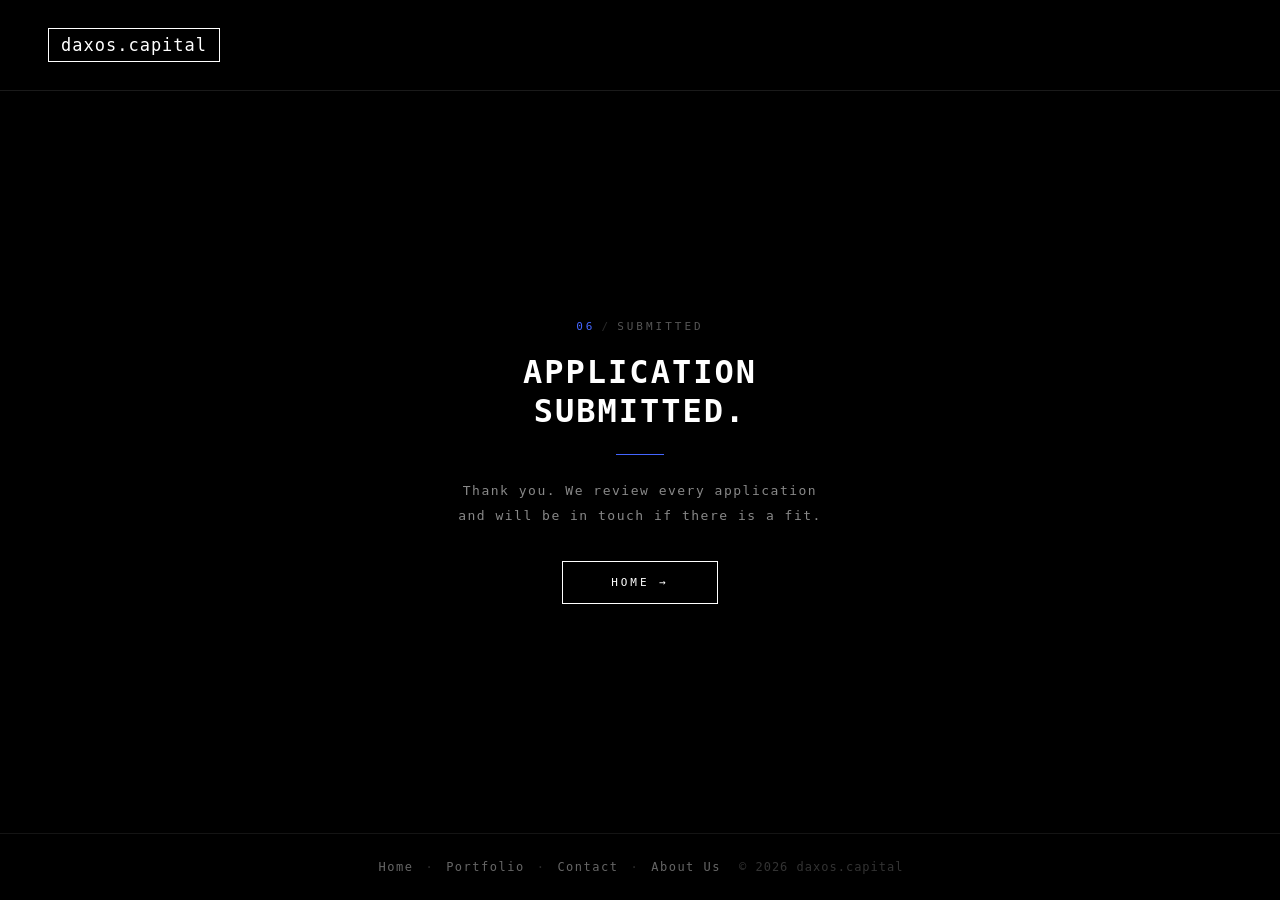
<file: apply-success/index.html>
<!DOCTYPE html>
<html lang="en">
<head>
<meta charset="UTF-8">
<meta name="viewport" content="width=device-width, initial-scale=1.0">
<title>Submitted | Daxos|Capital</title>
<meta name="description" content="Daxos Capital — angel investors funding pre-seed and seed stage startups in finance, payments, exchanges, DeFi, tech and AI.">
<meta name="theme-color" content="#000000">
<link rel="icon" href="../wp-content/uploads/2025/07/favicon-1-150x150.png" sizes="32x32">
<link rel="icon" href="../wp-content/uploads/2025/07/favicon-1-298x300.png" sizes="192x192">
<link rel="apple-touch-icon" href="../wp-content/uploads/2025/07/favicon-1-298x300.png">
<meta property="og:type" content="website">
<meta property="og:title" content="Submitted | Daxos Capital">
<meta property="og:description" content="Angel investors. Pre-seed / seed checks for finance, payments, exchanges, DeFi, tech, AI.">
<meta property="og:site_name" content="Daxos Capital">
<meta property="og:image" content="../wp-content/uploads/2025/07/favicon-1.png">
<meta name="twitter:card" content="summary">
<meta name="twitter:title" content="Submitted | Daxos Capital">
<meta name="twitter:description" content="Angel investors. Pre-seed / seed checks.">
<meta name="twitter:image" content="../wp-content/uploads/2025/07/favicon-1.png">
<style>
* { box-sizing: border-box; margin: 0; padding: 0; }
@import url('https://fonts.googleapis.com/css2?family=Roboto+Mono:wght@300;400;500;700&display=swap');
@import url('https://fonts.googleapis.com/css2?family=Source+Code+Pro:wght@400;600;700&display=swap');
body { background: #000; color: #fff; font-family: "Roboto Mono", monospace; min-height: 100vh; display: flex; flex-direction: column; }
a { color: #fff; text-decoration: none; }
.nav { display: flex; justify-content: space-between; align-items: center; padding: 28px 48px; border-bottom: 1px solid #1a1a1a; }
.nav-logo { border: 0.8px solid #fff; padding: 6px 12px; font-size: 17px; letter-spacing: 1px; }
.main { flex: 1; display: flex; flex-direction: column; align-items: center; justify-content: center; text-align: center; padding: 0 48px; }
.page-marker { font-family: "Source Code Pro", monospace; font-size: 11px; letter-spacing: 3px; color: #555; margin-bottom: 20px; opacity: 0; transform: translateY(-4px); animation: markerIn 0.5s ease 0.1s forwards; }
.page-marker .num { color: #4466ff; }
.page-marker .sep { color: #2a2a2a; margin: 0 6px; }
@keyframes markerIn { to { opacity: 1; transform: translateY(0); } }
.headline { font-size: 32px; letter-spacing: 2px; text-transform: uppercase; line-height: 1.2; font-family: "Source Code Pro", monospace; font-weight: 600; opacity: 0; transform: translateY(6px); animation: titleIn 0.6s ease 0.2s forwards; }
@keyframes titleIn { to { opacity: 1; transform: translateY(0); } }
.divider { width: 48px; height: 1px; background: #4466ff; margin: 24px auto; transform: scaleX(0); transform-origin: center; animation: divIn 0.6s ease 0.5s forwards; }
@keyframes divIn { to { transform: scaleX(1); } }
.sub { color: #888; font-size: 13px; letter-spacing: 1.5px; line-height: 1.9; font-family: "Source Code Pro", monospace; opacity: 0; animation: subIn 0.6s ease 0.7s forwards; }
@keyframes subIn { to { opacity: 1; } }
.home-btn { display: inline-block; margin-top: 32px; border: 1.5px solid #fff; padding: 14px 48px; font-size: 11px; letter-spacing: 3px; text-transform: uppercase; font-family: "Source Code Pro", monospace; opacity: 0; transition: background 0.25s ease, color 0.25s ease, transform 0.25s ease, box-shadow 0.25s ease, opacity 0.5s ease; animation: subIn 0.6s ease 0.9s forwards; }
.home-btn:hover { background: #fff; color: #000; transform: translateY(-1px); box-shadow: 0 6px 18px rgba(255,255,255,0.08); }
.footer { padding: 16px 48px; border-top: 1px solid #1a1a1a; display: flex; justify-content: space-between; font-size: 10px; color: #444; letter-spacing: 1px; }
.footer-links { display: flex; gap: 24px; }
.footer-links a { color: #444; }
</style>
<style>
@media (max-width: 768px) { .nav { padding: 16px 20px; } .nav-logo { font-size: 13px; } }
.daxos-footer { padding: 22px 48px; border-top: 1px solid #141414; display: flex; justify-content: center; align-items: center; font-size: 12px; color: #444; letter-spacing: 1.5px; gap: 16px; flex-wrap: wrap; font-family: "Source Code Pro", monospace; background: #000; }
.daxos-footer-links { display: flex; gap: 10px; align-items: center; }
.daxos-footer-links a { color: #666; text-decoration: none; position: relative; padding: 4px 2px; transition: color 0.25s ease; }
.daxos-footer-links a::after { content: ""; position: absolute; left: 2px; right: 2px; bottom: 0; height: 1px; background: #4466ff; transform: scaleX(0); transform-origin: left center; transition: transform 0.3s ease; }
.daxos-footer-links a:hover { color: #fff; }
.daxos-footer-links a:hover::after { transform: scaleX(1); }
.daxos-footer-links .dot { color: #2a2a2a; }
.daxos-footer-copy { color: #333; letter-spacing: 1px; }
</style>

<style id="daxos-page-transition">
body.daxos-leaving { opacity: 0 !important; transition: opacity 0.22s ease; }
</style>
</head>
<body>
<div class="nav"><a class='nav-logo' href='/'>daxos.capital</a></div>
<div class="main">
  <div class="page-marker"><span class="num">06</span><span class="sep">/</span>SUBMITTED</div>
  <div class="headline">APPLICATION<br>SUBMITTED.</div>
  <div class="divider"></div>
  <p class="sub">Thank you. We review every application<br>and will be in touch if there is a fit.</p>
  <a class='home-btn' href='/'>HOME &rarr;</a>
</div>
<div class="daxos-footer">
  <div class="daxos-footer-links">
    <a href='/'>Home</a><span class="dot">&middot;</span>
    <a href='/portfolio/'>Portfolio</a><span class="dot">&middot;</span>
    <a href='/contact/'>Contact</a><span class="dot">&middot;</span>
    <a href='/about/'>About Us</a>
  </div>
  <span class="daxos-footer-copy">&copy; 2026 daxos.capital</span>
</div>

<script id="daxos-page-transition-js">
(function() {
  // Fade out before navigating to internal pages
  document.addEventListener('click', function(e) {
    var a = e.target.closest('a');
    if (!a) return;
    var href = a.getAttribute('href');
    if (!href) return;
    // Skip external, anchors, mailto, tel, target=_blank, modifier keys
    if (href.startsWith('http') && !href.includes('daxos.capital')) return;
    if (href.startsWith('#') || href.startsWith('mailto:') || href.startsWith('tel:') || href === '') return;
    if (a.target === '_blank') return;
    if (e.metaKey || e.ctrlKey || e.shiftKey) return;
    // Only intercept .html links
    if (!/\.html(\?|#|$)/.test(href) && !href.endsWith('/')) return;
    e.preventDefault();
    document.body.classList.add('daxos-leaving');
    setTimeout(function() { window.location.href = href; }, 220);
  });
})();
</script>
</body>
</html>
</file>
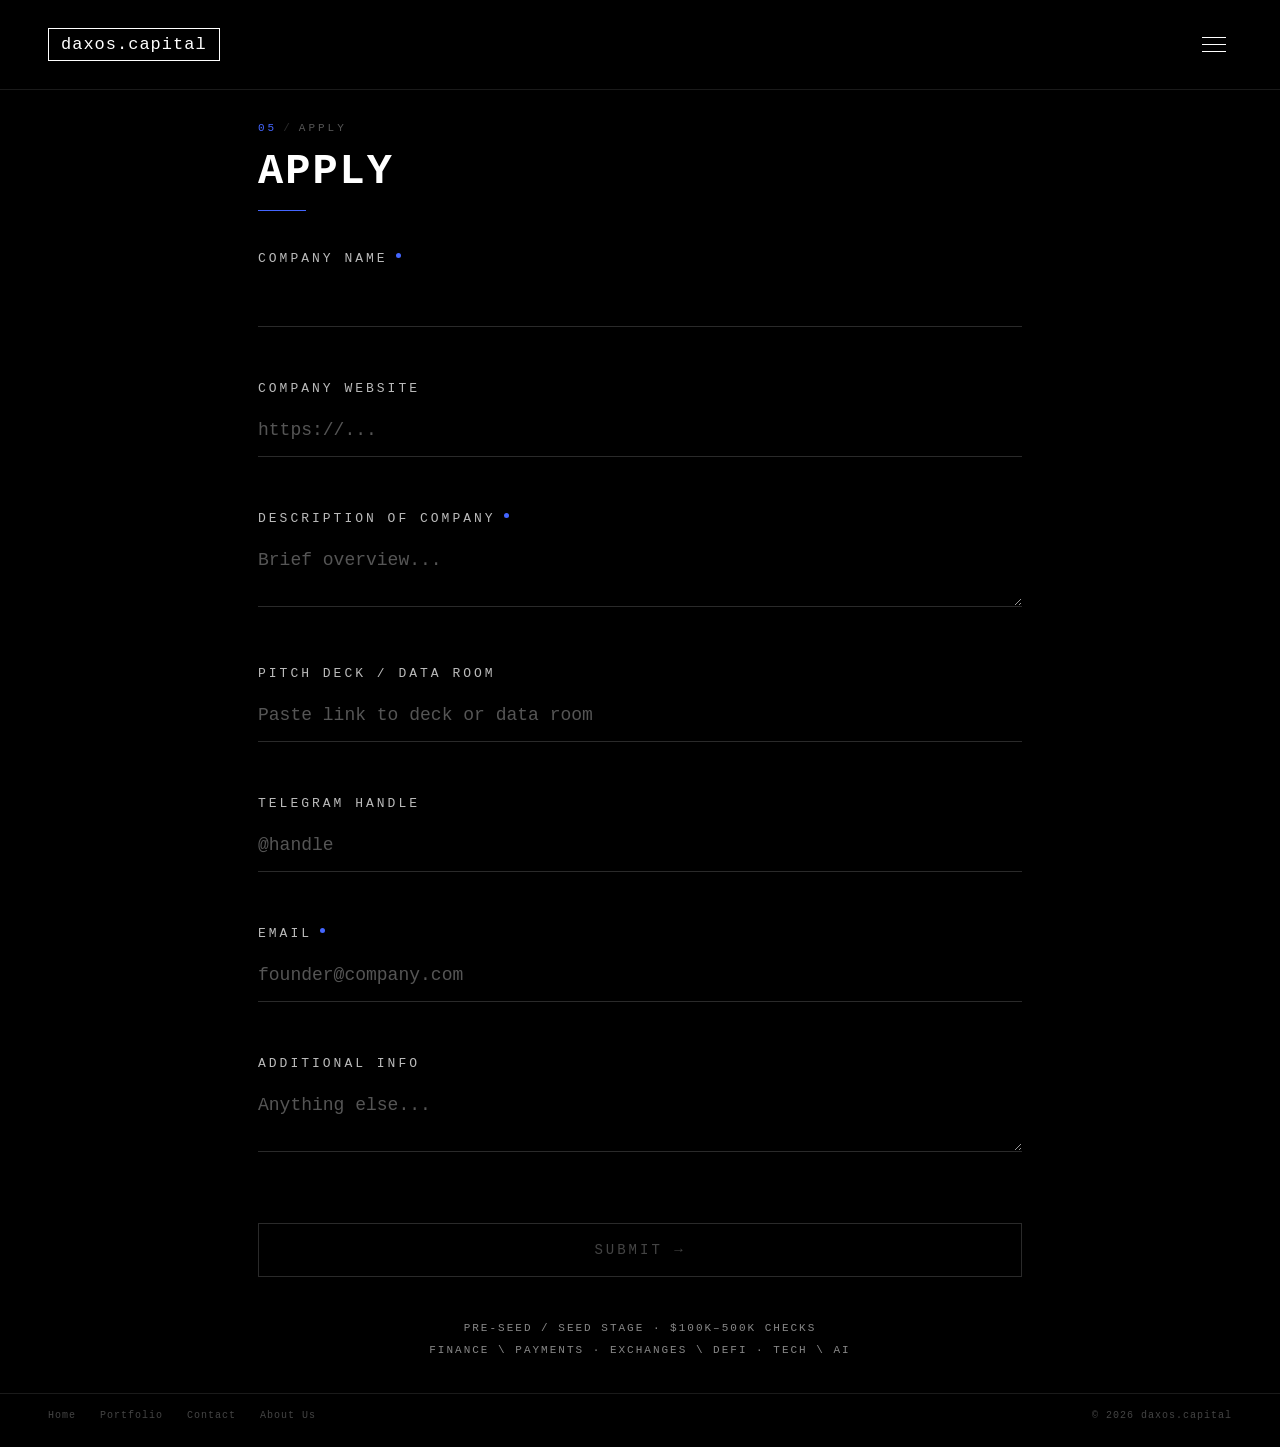
<file: apply/index.html>
<!DOCTYPE html>
<html lang="en">
<head>
<meta charset="UTF-8">
<meta name="viewport" content="width=device-width, initial-scale=1.0">
<title>Apply | Daxos|Capital</title>
<meta name="description" content="Daxos Capital — angel investors funding pre-seed and seed stage startups in finance, payments, exchanges, DeFi, tech and AI.">
<meta name="theme-color" content="#000000">
<link rel="icon" href="../wp-content/uploads/2025/07/favicon-1-150x150.png" sizes="32x32">
<link rel="icon" href="../wp-content/uploads/2025/07/favicon-1-298x300.png" sizes="192x192">
<link rel="apple-touch-icon" href="../wp-content/uploads/2025/07/favicon-1-298x300.png">
<meta property="og:type" content="website">
<meta property="og:title" content="Apply | Daxos Capital">
<meta property="og:description" content="Angel investors. Pre-seed / seed checks for finance, payments, exchanges, DeFi, tech, AI.">
<meta property="og:site_name" content="Daxos Capital">
<meta property="og:image" content="../wp-content/uploads/2025/07/favicon-1.png">
<meta name="twitter:card" content="summary">
<meta name="twitter:title" content="Apply | Daxos Capital">
<meta name="twitter:description" content="Angel investors. Pre-seed / seed checks.">
<meta name="twitter:image" content="../wp-content/uploads/2025/07/favicon-1.png">
<style>
* { box-sizing: border-box; margin: 0; padding: 0; }
@import url('https://fonts.googleapis.com/css2?family=Roboto+Mono:wght@300;400;500;700&display=swap');
body { background: #000; color: #fff; font-family: "Roboto Mono", "SF Mono", "Fira Code", monospace; min-height: 100vh; display: flex; flex-direction: column; }
a { color: #fff; text-decoration: none; }

.nav { display: flex; justify-content: space-between; align-items: center; padding: 28px 48px; border-bottom: 1px solid #1a1a1a; }
.nav-logo { border: 0.8px solid #fff; padding: 6px 12px; font-size: 17px; letter-spacing: 1px; }
.nav-burger { display: flex; flex-direction: column; gap: 5px; cursor: pointer; padding: 6px; position: relative; width: 36px; height: 32px; box-sizing: border-box; align-items: center; justify-content: center; }
.nav-burger div { width: 24px; height: 1.5px; background: #fff; transition: transform 0.35s cubic-bezier(.7,0,.3,1), opacity 0.2s ease; transform-origin: center; position: absolute; }
.nav-burger div:nth-child(1) { transform: translateY(-7px); }
.nav-burger div:nth-child(2) { transform: translateY(0); }
.nav-burger div:nth-child(3) { transform: translateY(7px); }
.nav-burger.open div:nth-child(1) { transform: translateY(0) rotate(45deg); }
.nav-burger.open div:nth-child(2) { opacity: 0; transform: translateX(-8px); }
.nav-burger.open div:nth-child(3) { transform: translateY(0) rotate(-45deg); }
.nav-menu { display: none; position: fixed; inset: 0; z-index: 100; flex-direction: column; align-items: center; justify-content: center; background: radial-gradient(ellipse at center, #050505 0%, #000 70%); }
.nav-menu.open { display: flex; }
.nav-menu a { position: relative; display: flex; align-items: center; gap: 18px; padding: 12px 0; font-size: 18px; letter-spacing: 2px; text-transform: uppercase; color: #888; font-family: "Source Code Pro", monospace; font-weight: 500; text-decoration: none; transition: color 0.2s ease; }
.nav-menu a:hover { color: #fff; }
.nav-menu a:hover .num { color: #4466ff; opacity: 1; }
.nav-menu a:hover .lbl::after, .nav-menu a.active .lbl::after { width: 12px; }
.nav-menu a.active { color: #fff; }
.nav-menu a.active .num { color: #4466ff; opacity: 1; }
.nav-menu a .num { font-size: 11px; color: #444; font-family: "Source Code Pro", monospace; font-weight: 400; letter-spacing: 1px; opacity: 0.6; transition: opacity 0.2s, color 0.2s; }
.nav-menu a .lbl { position: relative; }
.nav-menu a .lbl::after { content: ""; position: absolute; right: -14px; top: 50%; width: 0; height: 1px; background: #4466ff; transition: width 0.25s ease; }
.nav-close { position: absolute; top: 16px; right: 32px; font-size: 11px; letter-spacing: 2px; font-family: "Source Code Pro", monospace; cursor: pointer; color: #555; transition: color 0.25s ease; display: inline-flex; align-items: center; gap: 8px; padding: 6px 10px; }
.nav-close .glyph { display: inline-block; transition: transform 0.4s cubic-bezier(.7,0,.3,1); }
.nav-close:hover { color: #fff; }
.nav-close:hover .glyph { transform: rotate(90deg); }

.main { flex: 1; padding: 32px 48px; max-width: 860px; margin: 0 auto; width: 100%; }
.page-marker { font-family: "Source Code Pro", monospace; font-size: 11px; letter-spacing: 3px; color: #555; margin-bottom: 14px; }
.page-marker .num { color: #4466ff; }
.page-marker .sep { color: #2a2a2a; margin: 0 6px; }
.page-title { font-size: 42px; letter-spacing: 2px; text-transform: uppercase; font-weight: 600; margin-bottom: 14px; font-family: "Source Code Pro", monospace; }
.title-line { width: 48px; height: 1px; background: #4466ff; margin-bottom: 40px;  transform-origin: left center; }
@keyframes markerIn { from { opacity: 0; transform: translateY(4px); } to { opacity: 1; transform: translateY(0); } }
@keyframes titleIn { from { opacity: 0; transform: translateY(6px); } to { opacity: 1; transform: translateY(0); } }
@keyframes lineIn { from { transform: scaleX(0); } to { transform: scaleX(1); } }

.form-group { margin-bottom: 32px; transition: transform 0.35s ease; }
.form-group.visible { transform: translateY(0); }
.form-label { display: block; font-size: 13px; letter-spacing: 3px; text-transform: uppercase; color: #bbb; margin-bottom: 12px; transition: color 0.25s ease; }
.field { position: relative; }
.field::after { content: ""; position: absolute; left: 0; bottom: 0; height: 1px; width: 100%; background: #4466ff; transform: scaleX(0); transform-origin: left center; transition: transform 0.4s cubic-bezier(.65,0,.35,1); pointer-events: none; }
.field:focus-within::after { transform: scaleX(1); }
.field:focus-within .form-label { color: #4466ff; }
.form-input, .form-textarea { width: 100%; background: transparent; border: none; border-bottom: 1px solid #2a2a2a; padding: 12px 0 16px; font-size: 18px; color: #fff; font-family: inherit; outline: none; caret-color: #4466ff; transition: border-bottom-color 0.3s ease; }
.form-input::placeholder, .form-textarea::placeholder { color: #555; }
.form-input:focus, .form-textarea:focus { border-bottom-color: #2a2a2a; }
.form-textarea { resize: vertical; min-height: 40px; }
.form-drop { border: 1px dashed #333; padding: 24px; text-align: center; color: #444; font-size: 11px; letter-spacing: 1px; }

/* Required marker */
.form-label .req { display: inline-block; width: 5px; height: 5px; background: #4466ff; border-radius: 50%; margin-left: 8px; vertical-align: middle; transform: translateY(-3px); }

/* Inline error message */
.form-error { display: block; font-size: 11px; letter-spacing: 2px; text-transform: uppercase; color: #ff4466; margin-top: 8px; min-height: 14px; opacity: 0; transform: translateY(-2px); transition: opacity 0.25s ease, transform 0.25s ease; font-family: "Source Code Pro", monospace; }
.form-group.error .form-error { opacity: 1; transform: translateY(0); }
.form-group.error .form-input, .form-group.error .form-textarea { border-bottom-color: #ff4466; }
.form-group.error .field::after { background: #ff4466; }
.form-group.error .form-label { color: #ff4466; }
.form-group.error .form-label .req { background: #ff4466; }

.submit-btn { width: 100%; border: 1.5px solid #4466ff; padding: 18px; font-size: 14px; letter-spacing: 3px; text-transform: uppercase; font-family: inherit; color: #fff; background: rgba(68,102,255,0.08); cursor: pointer; transition: background 0.25s ease, color 0.25s ease, transform 0.25s ease, box-shadow 0.25s ease, border-color 0.25s ease, opacity 0.25s ease; margin-top: 12px; }
.submit-btn:hover:not(:disabled) { background: #4466ff; color: #fff; transform: translateY(-1px); box-shadow: 0 6px 16px rgba(68,102,255,0.25); }
.submit-btn:disabled { border-color: #2a2a2a; color: #444; background: transparent; cursor: not-allowed; }
.submit-btn.sending { background: rgba(68,102,255,0.12); color: #4466ff; cursor: wait; pointer-events: none; }
.submit-btn.sending::after { content: "..."; display: inline-block; width: 0; overflow: hidden; vertical-align: bottom; animation: dots 1.2s steps(4) infinite; margin-left: 4px; }
@keyframes dots { to { width: 18px; } }

/* Success overlay */
.success-overlay { position: fixed; inset: 0; background: #000; display: flex; flex-direction: column; align-items: center; justify-content: center; z-index: 200; opacity: 0; pointer-events: none; transition: opacity 0.5s ease; padding: 24px; text-align: center; }
.success-overlay.visible { opacity: 1; pointer-events: auto; }
.success-check { width: 72px; height: 72px; border: 1.5px solid #4466ff; border-radius: 50%; display: flex; align-items: center; justify-content: center; margin-bottom: 32px; position: relative; }
.success-check svg { width: 32px; height: 32px; }
.success-check svg path { stroke: #4466ff; stroke-width: 2.5; fill: none; stroke-linecap: round; stroke-linejoin: round; stroke-dasharray: 30; stroke-dashoffset: 30; }
.success-overlay.visible .success-check svg path { animation: drawCheck 0.6s 0.3s cubic-bezier(.65,0,.35,1) forwards; }
.success-overlay.visible .success-check { animation: pulseRing 1.6s 0.9s ease-out; }
@keyframes drawCheck { to { stroke-dashoffset: 0; } }
@keyframes pulseRing { 0% { box-shadow: 0 0 0 0 rgba(68,102,255,0.4); } 100% { box-shadow: 0 0 0 24px rgba(68,102,255,0); } }
.success-marker { font-family: "Source Code Pro", monospace; font-size: 11px; letter-spacing: 3px; color: #555; margin-bottom: 14px; opacity: 0; transform: translateY(4px); }
.success-marker .num { color: #4466ff; }
.success-marker .sep { color: #2a2a2a; margin: 0 6px; }
.success-overlay.visible .success-marker { animation: fadeUp 0.5s 0.6s ease forwards; }
.success-title { font-family: "Source Code Pro", monospace; font-size: 28px; font-weight: 600; letter-spacing: 2px; text-transform: uppercase; color: #fff; margin-bottom: 14px; opacity: 0; transform: translateY(8px); }
.success-overlay.visible .success-title { animation: fadeUp 0.6s 0.8s ease forwards; }
.success-line { width: 48px; height: 1px; background: #4466ff; margin: 0 auto 24px; transform: scaleX(0); transform-origin: center; }
.success-overlay.visible .success-line { animation: lineGrow 0.5s 1.1s ease forwards; }
.success-body { font-family: "Source Code Pro", monospace; font-size: 14px; color: #999; letter-spacing: 1px; line-height: 1.8; max-width: 420px; opacity: 0; transform: translateY(8px); }
.success-overlay.visible .success-body { animation: fadeUp 0.5s 1.3s ease forwards; }
.success-body strong { color: #fff; font-weight: 600; }
@keyframes fadeUp { to { opacity: 1; transform: translateY(0); } }
@keyframes lineGrow { to { transform: scaleX(1); } }

.fund-tagline { margin-top: 40px; font-size: 11px; color: #888; letter-spacing: 2px; text-align: center; line-height: 2; }

.footer { padding: 16px 48px; border-top: 1px solid #1a1a1a; display: flex; justify-content: space-between; align-items: center; font-size: 10px; color: #444; letter-spacing: 1px; margin-top: auto; }
.footer-links { display: flex; gap: 24px; }
.footer-links a { color: #444; }
.footer-links a.active { color: #fff; }

@media (max-width: 768px) {
  .nav { padding: 16px 20px; }
  .nav-close { top: 16px; right: 20px; }
  .nav-logo { font-size: 13px; padding: 6px 16px; }
  .main { padding: 24px 24px; }
  .page-title { font-size: 24px; }
  .page-marker { font-size: 10px; letter-spacing: 2px; }
  .footer { padding: 16px 24px; flex-direction: column; gap: 12px; text-align: center; }
  .nav-burger { width: 44px; height: 44px; }
  .form-input, .form-textarea { font-size: 16px; }
  .submit-btn { padding: 16px; letter-spacing: 2px; }
}
</style>
<style>
.daxos-footer { padding: 22px 48px; border-top: 1px solid #141414; display: flex; justify-content: center; align-items: center; font-size: 12px; color: #444; letter-spacing: 1.5px; gap: 16px; flex-wrap: wrap; font-family: "Source Code Pro", monospace; background: #000; }
.daxos-footer-links { display: flex; gap: 10px; align-items: center; }
.daxos-footer-links a { color: #666; text-decoration: none; position: relative; padding: 4px 2px; transition: color 0.25s ease; }
.daxos-footer-links a::after { content: ""; position: absolute; left: 2px; right: 2px; bottom: 0; height: 1px; background: #4466ff; transform: scaleX(0); transform-origin: left center; transition: transform 0.3s ease; }
.daxos-footer-links a:hover { color: #fff; }
.daxos-footer-links a:hover::after { transform: scaleX(1); }
.daxos-footer-links .dot { color: #2a2a2a; }
.daxos-footer-copy { color: #333; letter-spacing: 1px; }
</style>

<style id="daxos-page-transition">
body.daxos-leaving { opacity: 0 !important; transition: opacity 0.22s ease; }
</style>
</head>
<body>

<div class="nav">
  <a class='nav-logo' href='/'>daxos.capital</a>
  <div class="nav-burger" onclick="this.classList.toggle('open');document.querySelector('.nav-menu').classList.toggle('open')">
    <div></div><div></div><div></div>
  </div>
</div>
<div class="nav-menu">
  <div class="nav-close" onclick="this.parentElement.classList.remove('open');document.querySelector('.nav-burger').classList.remove('open')"><svg class="glyph" width="14" height="14" viewBox="0 0 14 14" fill="none" xmlns="http://www.w3.org/2000/svg"><line x1="1" y1="1" x2="13" y2="13" stroke="currentColor" stroke-width="1.5" stroke-linecap="round"/><line x1="13" y1="1" x2="1" y2="13" stroke="currentColor" stroke-width="1.5" stroke-linecap="round"/></svg><span>ESC</span></div>
  <a href='/'><span class="num">01</span><span class="lbl">Home</span></a>
  <a href='/portfolio/'><span class="num">02</span><span class="lbl">Portfolio</span></a>
  <a href='/contact/'><span class="num">03</span><span class="lbl">Contact</span></a>
  <a href='/about/'><span class="num">04</span><span class="lbl">About Us</span></a>
</div>

<div class="main">
  <div class="page-marker"><span class="num">05</span><span class="sep">/</span>APPLY</div>
  <div class="page-title">APPLY</div>
  <div class="title-line"></div>

  <form id="applyForm" onsubmit="return submitForm(event)" novalidate>

    <div class="form-group" data-required="true">
      <label class="form-label">COMPANY NAME<span class="req"></span></label>
      <div class="field"><input type="text" name="company_name" class="form-input" required /></div>
      <span class="form-error"></span>
    </div>
    <div class="form-group">
      <label class="form-label">COMPANY WEBSITE</label>
      <div class="field"><input type="url" name="company_website" class="form-input" placeholder="https://..." /></div>
      <span class="form-error"></span>
    </div>
    <div class="form-group" data-required="true">
      <label class="form-label">DESCRIPTION OF COMPANY<span class="req"></span></label>
      <div class="field"><textarea name="description" class="form-textarea" rows="2" required placeholder="Brief overview..."></textarea></div>
      <span class="form-error"></span>
    </div>
    <div class="form-group">
      <label class="form-label">PITCH DECK / DATA ROOM</label>
      <div class="field"><input type="url" name="pitch_deck" class="form-input" placeholder="Paste link to deck or data room" /></div>
      <span class="form-error"></span>
    </div>
    <div class="form-group">
      <label class="form-label">TELEGRAM HANDLE</label>
      <div class="field"><input type="text" name="telegram" class="form-input" placeholder="@handle" /></div>
      <span class="form-error"></span>
    </div>
    <div class="form-group" data-required="true">
      <label class="form-label">EMAIL<span class="req"></span></label>
      <div class="field"><input type="email" name="email" class="form-input" required placeholder="founder@company.com" /></div>
      <span class="form-error"></span>
    </div>
    <div class="form-group">
      <label class="form-label">ADDITIONAL INFO</label>
      <div class="field"><textarea name="additional_info" class="form-textarea" rows="2" placeholder="Anything else..."></textarea></div>
      <span class="form-error"></span>
    </div>

    <button type="submit" class="submit-btn" id="submitBtn" disabled>SUBMIT &rarr;</button>
  </form>

<script>
// Animate form fields appearing one by one
(function() {
  var groups = document.querySelectorAll('.form-group');
  setTimeout(function() {
    groups.forEach(function(g, i) {
      setTimeout(function() { g.classList.add('visible'); }, i * 120);
    });
  }, 100);
})();

// Validation helpers
function validateField(input) {
  var group = input.closest('.form-group');
  var errEl = group.querySelector('.form-error');
  var val = input.value.trim();
  var isRequired = input.hasAttribute('required');
  var msg = '';
  if (isRequired && !val) {
    msg = 'Required';
  } else if (val && input.type === 'email' && !/^[^\s@]+@[^\s@]+\.[^\s@]+$/.test(val)) {
    msg = 'Enter a valid email';
  } else if (val && input.type === 'url' && !/^https?:\/\/.+\..+/.test(val)) {
    msg = 'Enter a valid URL (https://...)';
  }
  if (msg) {
    group.classList.add('error');
    if (errEl) errEl.textContent = msg;
    return false;
  } else {
    group.classList.remove('error');
    if (errEl) errEl.textContent = '';
    return true;
  }
}

function checkFormValidity() {
  var form = document.getElementById('applyForm');
  var btn = document.getElementById('submitBtn');
  var inputs = form.querySelectorAll('input, textarea');
  var allValid = true;
  inputs.forEach(function(inp) {
    var val = inp.value.trim();
    if (inp.hasAttribute('required') && !val) allValid = false;
    if (val && inp.type === 'email' && !/^[^\s@]+@[^\s@]+\.[^\s@]+$/.test(val)) allValid = false;
    if (val && inp.type === 'url' && !/^https?:\/\/.+\..+/.test(val)) allValid = false;
  });
  btn.disabled = !allValid;
}

// Wire up validation
(function() {
  var form = document.getElementById('applyForm');
  var inputs = form.querySelectorAll('input, textarea');
  inputs.forEach(function(inp) {
    inp.addEventListener('blur', function() { validateField(inp); checkFormValidity(); });
    inp.addEventListener('input', function() {
      // Clear error on input if previously errored
      var group = inp.closest('.form-group');
      if (group.classList.contains('error')) {
        validateField(inp);
      }
      checkFormValidity();
    });
  });
})();

function submitForm(e) {
  e.preventDefault();
  var f = document.getElementById('applyForm');
  var btn = document.getElementById('submitBtn');
  var inputs = f.querySelectorAll('input, textarea');
  var allValid = true;
  inputs.forEach(function(inp) { if (!validateField(inp)) allValid = false; });
  if (!allValid) {
    // Scroll to first error
    var firstErr = f.querySelector('.form-group.error');
    if (firstErr) firstErr.scrollIntoView({behavior: 'smooth', block: 'center'});
    return false;
  }

  var data = {};
  new FormData(f).forEach(function(v,k){ data[k]=v; });

  btn.classList.add('sending');
  btn.textContent = 'SENDING';
  btn.disabled = true;

  fetch('/api/submit', {
    method: 'POST',
    headers: { 'Content-Type': 'application/json' },
    body: JSON.stringify(data)
  })
  .then(function(r) { return r.json().catch(function(){ return {success: true}; }); })
  .then(function(result) { showSuccess(); })
  .catch(function() {
    // Treat network error optimistically — show success anyway since this is a placeholder endpoint
    showSuccess();
  });
  return false;
}

function showSuccess() {
  var overlay = document.getElementById('successOverlay');
  if (overlay) {
    overlay.classList.add('visible');
    document.body.style.overflow = 'hidden';
  }
}
</script>

  <div class="fund-tagline">
    PRE-SEED / SEED STAGE &middot; $100K&ndash;500K CHECKS<br>
    FINANCE \ PAYMENTS &middot; EXCHANGES \ DEFI &middot; TECH \ AI
  </div>
</div>

<div class="footer">
  <div class="footer-links">
    <a href='/'>Home</a>
    <a href='/portfolio/'>Portfolio</a>
    <a href='/contact/'>Contact</a>
    <a href='/about/'>About Us</a>
  </div>
  <span>&copy; 2026 daxos.capital</span>
</div>


<div id="successOverlay" class="success-overlay">
  <div class="success-marker"><span class="num">06</span><span class="sep">/</span>RECEIVED</div>
  <div class="success-check">
    <svg viewBox="0 0 24 24"><path d="M5 12.5l4.5 4.5L19 7.5"/></svg>
  </div>
  <div class="success-title">SUBMISSION RECEIVED</div>
  <div class="success-line"></div>
  <div class="success-body">
    Thanks for reaching out. We review every application personally.<br>
    If there's a fit, you'll hear from us at the email you provided.<br><br>
    <strong>info@daxos.capital</strong>
  </div>
</div>

<script id="daxos-page-transition-js">
(function() {
  // Fade out before navigating to internal pages
  document.addEventListener('click', function(e) {
    var a = e.target.closest('a');
    if (!a) return;
    var href = a.getAttribute('href');
    if (!href) return;
    // Skip external, anchors, mailto, tel, target=_blank, modifier keys
    if (href.startsWith('http') && !href.includes('daxos.capital')) return;
    if (href.startsWith('#') || href.startsWith('mailto:') || href.startsWith('tel:') || href === '') return;
    if (a.target === '_blank') return;
    if (e.metaKey || e.ctrlKey || e.shiftKey) return;
    // Only intercept .html links
    if (!/\.html(\?|#|$)/.test(href) && !href.endsWith('/')) return;
    e.preventDefault();
    document.body.classList.add('daxos-leaving');
    setTimeout(function() { window.location.href = href; }, 220);
  });
})();
</script>
</body>
</html>
</file>
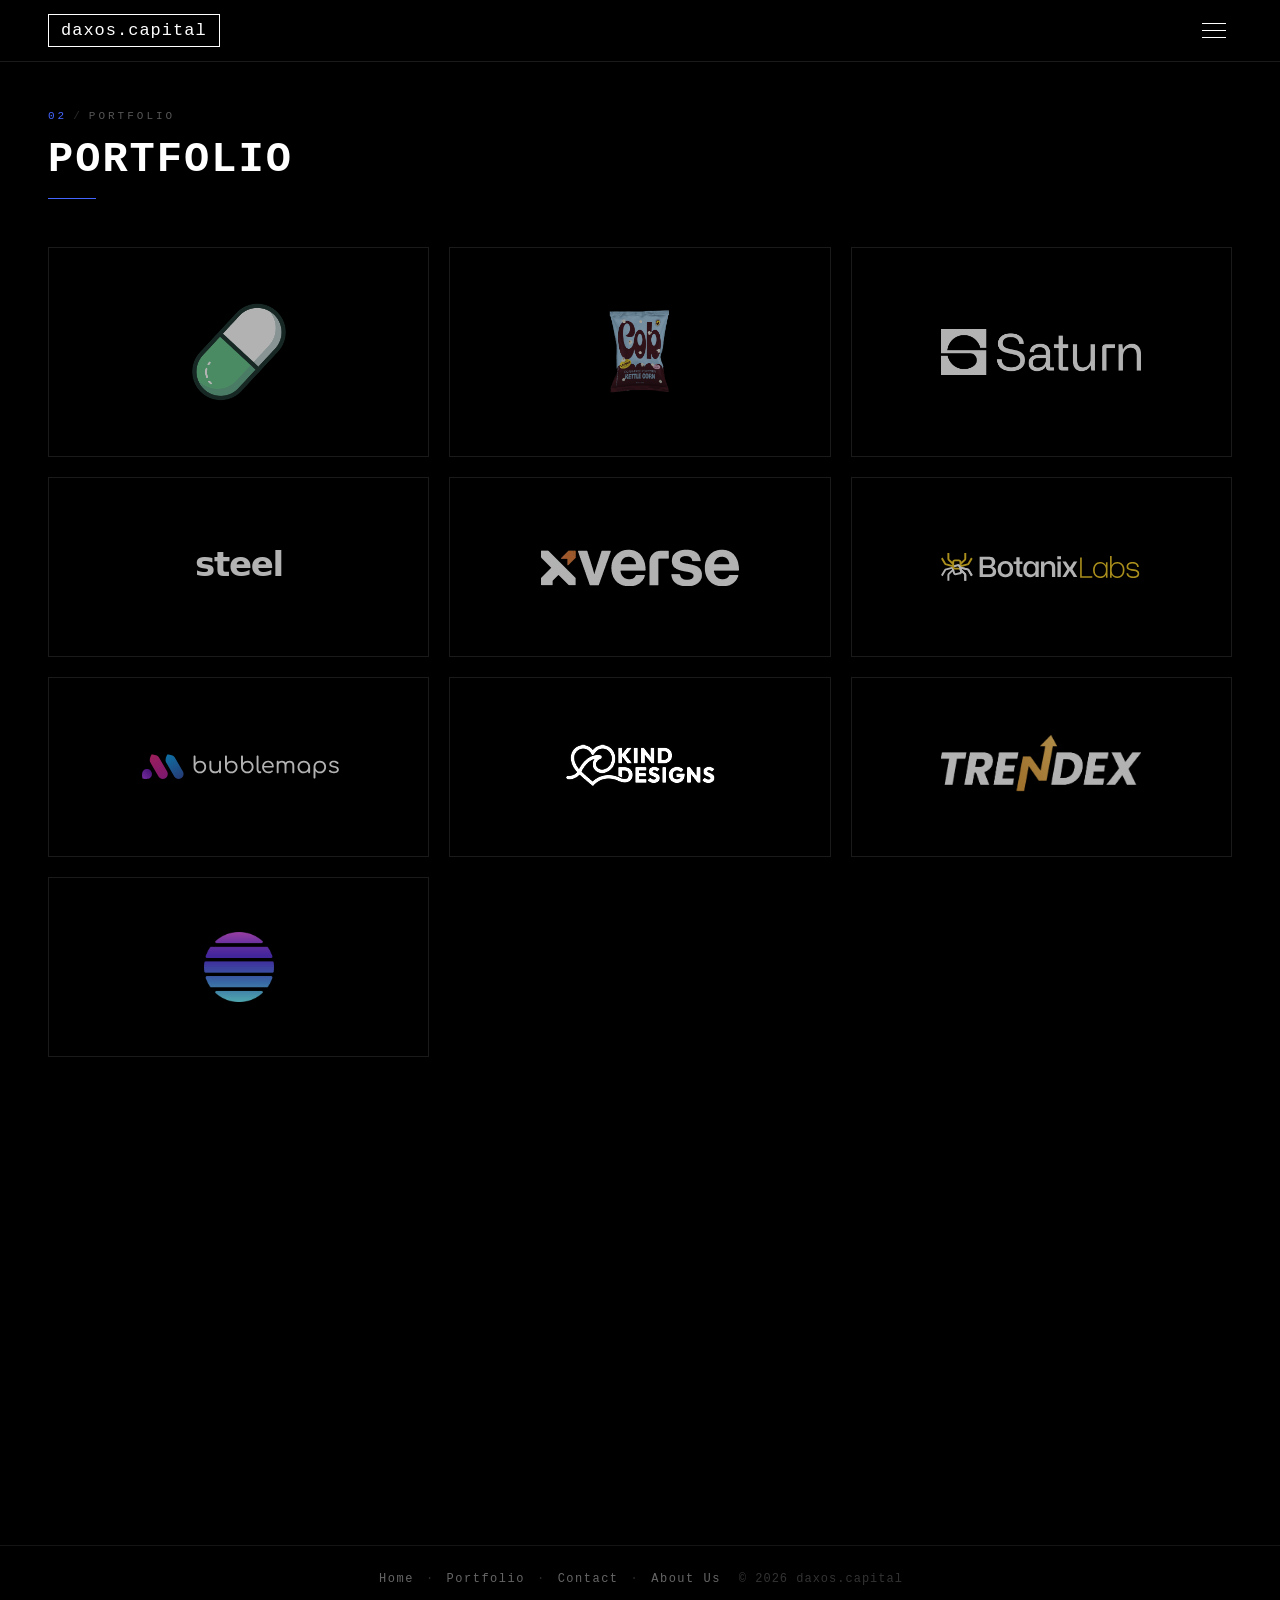
<file: portfolio/index.html>
<!DOCTYPE html>
<html lang="en">
<head>
<meta charset="UTF-8">
<meta name="viewport" content="width=device-width, initial-scale=1.0">
<title>Portfolio | Daxos|Capital</title>
<meta name="description" content="Daxos Capital — angel investors funding pre-seed and seed stage startups in finance, payments, exchanges, DeFi, tech and AI.">
<meta name="theme-color" content="#000000">
<link rel="icon" href="../wp-content/uploads/2025/07/favicon-1-150x150.png" sizes="32x32">
<link rel="icon" href="../wp-content/uploads/2025/07/favicon-1-298x300.png" sizes="192x192">
<link rel="apple-touch-icon" href="../wp-content/uploads/2025/07/favicon-1-298x300.png">
<meta property="og:type" content="website">
<meta property="og:title" content="Portfolio | Daxos Capital">
<meta property="og:description" content="Angel investors. Pre-seed / seed checks for finance, payments, exchanges, DeFi, tech, AI.">
<meta property="og:site_name" content="Daxos Capital">
<meta property="og:image" content="../wp-content/uploads/2025/07/favicon-1.png">
<meta name="twitter:card" content="summary">
<meta name="twitter:title" content="Portfolio | Daxos Capital">
<meta name="twitter:description" content="Angel investors. Pre-seed / seed checks.">
<meta name="twitter:image" content="../wp-content/uploads/2025/07/favicon-1.png">
<style>
* { box-sizing: border-box; margin: 0; padding: 0; }
@import url('https://fonts.googleapis.com/css2?family=Roboto+Mono:wght@300;400;500;700&display=swap');
@import url('https://fonts.googleapis.com/css2?family=Source+Code+Pro:wght@400;600;700&display=swap');
body { background: #000; color: #fff; font-family: "Roboto Mono", monospace; min-height: 100vh; display: flex; flex-direction: column; }
a { color: #fff; text-decoration: none; }

.nav { display: flex; justify-content: space-between; align-items: center; padding: 14px 48px; border-bottom: 1px solid #1a1a1a; }
.nav-logo { border: 0.8px solid #fff; padding: 6px 12px; font-size: 17px; letter-spacing: 1px; }
.nav-burger { display: flex; flex-direction: column; gap: 5px; cursor: pointer; padding: 6px; position: relative; width: 36px; height: 32px; box-sizing: border-box; align-items: center; justify-content: center; }
.nav-burger div { width: 24px; height: 1.5px; background: #fff; transition: transform 0.35s cubic-bezier(.7,0,.3,1), opacity 0.2s ease; transform-origin: center; position: absolute; }
.nav-burger div:nth-child(1) { transform: translateY(-7px); }
.nav-burger div:nth-child(2) { transform: translateY(0); }
.nav-burger div:nth-child(3) { transform: translateY(7px); }
.nav-burger.open div:nth-child(1) { transform: translateY(0) rotate(45deg); }
.nav-burger.open div:nth-child(2) { opacity: 0; transform: translateX(-8px); }
.nav-burger.open div:nth-child(3) { transform: translateY(0) rotate(-45deg); }
.nav-menu { display: none; position: fixed; inset: 0; z-index: 100; flex-direction: column; align-items: center; justify-content: center; background: radial-gradient(ellipse at center, #050505 0%, #000 70%); }
.nav-menu.open { display: flex; }
.nav-menu a { position: relative; display: flex; align-items: center; gap: 18px; padding: 12px 0; font-size: 18px; letter-spacing: 2px; text-transform: uppercase; color: #888; font-family: "Source Code Pro", monospace; font-weight: 500; text-decoration: none; transition: color 0.2s ease; }
.nav-menu a:hover { color: #fff; }
.nav-menu a:hover .num { color: #4466ff; opacity: 1; }
.nav-menu a:hover .lbl::after, .nav-menu a.active .lbl::after { width: 12px; }
.nav-menu a.active { color: #fff; }
.nav-menu a.active .num { color: #4466ff; opacity: 1; }
.nav-menu a .num { font-size: 11px; color: #444; font-family: "Source Code Pro", monospace; font-weight: 400; letter-spacing: 1px; opacity: 0.6; transition: opacity 0.2s, color 0.2s; }
.nav-menu a .lbl { position: relative; }
.nav-menu a .lbl::after { content: ""; position: absolute; right: -14px; top: 50%; width: 0; height: 1px; background: #4466ff; transition: width 0.25s ease; }
.nav-close { position: absolute; top: 16px; right: 32px; font-size: 11px; letter-spacing: 2px; font-family: "Source Code Pro", monospace; cursor: pointer; color: #555; transition: color 0.25s ease; display: inline-flex; align-items: center; gap: 8px; padding: 6px 10px; }
.nav-close .glyph { display: inline-block; transition: transform 0.4s cubic-bezier(.7,0,.3,1); }
.nav-close:hover { color: #fff; }
.nav-close:hover .glyph { transform: rotate(90deg); }

.main { flex: 1; padding: 48px; }
.page-marker { font-family: "Source Code Pro", monospace; font-size: 11px; letter-spacing: 3px; color: #555; margin-bottom: 14px; opacity: 0; transform: translateY(4px); animation: markerIn 0.5s ease 0.1s forwards; }
.page-marker .num { color: #4466ff; }
.page-marker .sep { color: #2a2a2a; margin: 0 6px; }
.page-title { font-family: "Source Code Pro", monospace; font-size: 42px; font-weight: 600; letter-spacing: 2px; margin-bottom: 14px; opacity: 0; transform: translateY(6px); animation: titleIn 0.6s ease 0.2s forwards; }
.title-line { width: 48px; height: 1px; background: #4466ff; margin-bottom: 48px; transform: scaleX(0); transform-origin: left center; animation: lineIn 0.6s ease 0.5s forwards; }
@keyframes markerIn { to { opacity: 1; transform: translateY(0); } }
@keyframes titleIn { to { opacity: 1; transform: translateY(0); } }
@keyframes lineIn { to { transform: scaleX(1); } }

.portfolio-grid { display: grid; grid-template-columns: repeat(3, 1fr); gap: 20px; width: 100%; max-width: 1400px; }

.portfolio-item {
  border: 1px solid #1a1a1a;
  padding: 44px 40px;
  display: flex;
  align-items: center;
  justify-content: center;
  min-height: 180px;
  transition: border-color 0.4s ease, background 0.4s ease, transform 0.4s ease, box-shadow 0.4s ease;
  cursor: pointer;
  opacity: 0;
  transform: translateX(-30px);
  position: relative;
  overflow: hidden;
}
.portfolio-item.visible {
  opacity: 1;
  transform: translateX(0);
}
/* Corner bracket accents — draw in on hover */
.portfolio-item::before,
.portfolio-item::after {
  content: "";
  position: absolute;
  width: 12px;
  height: 12px;
  border: 1px solid #4466ff;
  opacity: 0;
  transition: opacity 0.3s ease, transform 0.4s cubic-bezier(.7,0,.3,1);
  pointer-events: none;
}
.portfolio-item::before {
  top: 8px; left: 8px;
  border-right: none; border-bottom: none;
  transform: translate(4px, 4px);
}
.portfolio-item::after {
  bottom: 8px; right: 8px;
  border-left: none; border-top: none;
  transform: translate(-4px, -4px);
}
.portfolio-item:hover {
  border-color: #4466ff;
  background: rgba(68, 102, 255, 0.05);
  transform: scale(1.025);
  box-shadow: 0 8px 24px rgba(68, 102, 255, 0.12), 0 0 0 1px rgba(68, 102, 255, 0.15);
}
.portfolio-item:hover::before,
.portfolio-item:hover::after {
  opacity: 1;
  transform: translate(0, 0);
}
.portfolio-item img {
  max-width: 200px;
  max-height: 70px;
  object-fit: contain;
  filter: brightness(0.7) saturate(0.85);
  transition: filter 0.4s ease, transform 0.4s cubic-bezier(.7,0,.3,1);
  position: relative;
  z-index: 1;
}
.portfolio-item:hover img {
  filter: brightness(1.15) saturate(1);
  transform: scale(1.06) translateY(-8px);
}

/* Hover-revealed company label + external arrow */
.tile-label {
  position: absolute;
  bottom: 14px;
  left: 0;
  right: 0;
  text-align: center;
  font-family: "Source Code Pro", monospace;
  font-size: 10px;
  letter-spacing: 2.5px;
  text-transform: uppercase;
  color: #4466ff;
  opacity: 0;
  transform: translateY(6px);
  transition: opacity 0.3s ease, transform 0.35s cubic-bezier(.7,0,.3,1);
  pointer-events: none;
  z-index: 2;
  white-space: nowrap;
  overflow: hidden;
  text-overflow: ellipsis;
  padding: 0 12px;
}
.portfolio-item:hover .tile-label {
  opacity: 1;
  transform: translateY(0);
}
.tile-label .arrow {
  display: inline-block;
  margin-left: 6px;
  transition: transform 0.3s cubic-bezier(.7,0,.3,1);
}
.portfolio-item:hover .tile-label .arrow {
  transform: translate(2px, -2px);
}

.daxos-footer { padding: 22px 48px; border-top: 1px solid #141414; display: flex; justify-content: center; align-items: center; font-size: 12px; color: #444; letter-spacing: 1.5px; gap: 16px; flex-wrap: wrap; background: #000; font-family: "Source Code Pro", monospace; }
.daxos-footer-links { display: flex; gap: 10px; align-items: center; }
.daxos-footer-links a { color: #666; text-decoration: none; position: relative; padding: 4px 2px; transition: color 0.25s ease; }
.daxos-footer-links a::after { content: ""; position: absolute; left: 2px; right: 2px; bottom: 0; height: 1px; background: #4466ff; transform: scaleX(0); transform-origin: left center; transition: transform 0.3s ease; }
.daxos-footer-links a:hover { color: #fff; }
.daxos-footer-links a:hover::after { transform: scaleX(1); }
.daxos-footer-links .dot { color: #2a2a2a; }
.daxos-footer-copy { color: #333; letter-spacing: 1px; }

@media (max-width: 768px) {
  .nav { padding: 8px 20px; }
  .nav-logo { font-size: 13px; padding: 6px 16px; }
  .nav-close { top: 16px; right: 20px; }
  .nav-burger { width: 44px; height: 44px; }
}
@media (max-width: 1200px) {
  .main { padding: 24px 20px; }
  .page-title { font-size: 24px; }
  .page-marker { font-size: 10px; letter-spacing: 2px; }
  .daxos-footer { padding: 16px 20px; }
  .portfolio-grid {
    grid-template-columns: repeat(2, minmax(0, 150px)) !important;
    gap: 12px !important;
    margin: 0 auto !important;
    justify-content: center !important;
  }
  .portfolio-item {
    padding: 10px !important;
    min-height: auto !important;
    aspect-ratio: 1 !important;
    width: 150px !important;
    height: 150px !important;
  }
  .portfolio-item img {
    max-width: 100px !important;
    max-height: 100px !important;
    object-fit: contain !important;
  }
}
</style>
<style>
/* Force nav order: Home(3034), Portfolio(5361), Contact(5396), About Us(5360) */
.w-nav-list.level_1, #menu-main-menu-1, .w-menu .menu { display: flex !important; flex-direction: column !important; }
.menu-item-3034, li:has(a[href="../index.html"]) { order: 1 !important; }
.menu-item-5361, li:has(a[href="../portfolio/index.html"]) { order: 2 !important; }
.menu-item-5396, li:has(a[href="../contact/index.html"]) { order: 3 !important; }
.menu-item-5360, li:has(a[href="../about/index.html"]) { order: 4 !important; }
</style>

<style id="daxos-page-transition">
body.daxos-leaving { opacity: 0 !important; transition: opacity 0.22s ease; }
</style>
</head>
<body>

<div class="nav">
  <a class='nav-logo' href='/'>daxos.capital</a>
  <div class="nav-burger" onclick="this.classList.toggle('open');document.querySelector('.nav-menu').classList.toggle('open')">
    <div></div><div></div><div></div>
  </div>
</div>
<div class="nav-menu">
  <div class="nav-close" onclick="this.parentElement.classList.remove('open');document.querySelector('.nav-burger').classList.remove('open')"><svg class="glyph" width="14" height="14" viewBox="0 0 14 14" fill="none" xmlns="http://www.w3.org/2000/svg"><line x1="1" y1="1" x2="13" y2="13" stroke="currentColor" stroke-width="1.5" stroke-linecap="round"/><line x1="13" y1="1" x2="1" y2="13" stroke="currentColor" stroke-width="1.5" stroke-linecap="round"/></svg><span>ESC</span></div>
  <a href='/'><span class="num">01</span><span class="lbl">Home</span></a>
  <a class='active' href='/portfolio/'><span class="num">02</span><span class="lbl">Portfolio</span></a>
  <a href='/contact/'><span class="num">03</span><span class="lbl">Contact</span></a>
  <a href='/about/'><span class="num">04</span><span class="lbl">About Us</span></a>
</div>

<div class="main">
  <div class="page-marker"><span class="num">02</span><span class="sep">/</span>PORTFOLIO</div>
  <div class="page-title">PORTFOLIO</div>
  <div class="title-line"></div>

  <div class="portfolio-grid">
    <a class="portfolio-item" href="https://pump.fun/" target="_blank">
      <img src="../wp-content/uploads/2025/07/pumfun.png" alt="pump.fun" style="max-height:120px;">
    </a>
    <a class="portfolio-item" href="https://cobfoods.com" target="_blank">
      <img src="../wp-content/uploads/2025/07/cobfoods2.webp" alt="Cob Foods" style="max-height:100px;">
    </a>
    <a class="portfolio-item" href="https://usdat.xyz" target="_blank">
      <img src="../wp-content/uploads/2025/05/usdat.png" alt="Saturn">
    </a>
    <a class="portfolio-item" href="https://steel.dev/" target="_blank">
      <img src="../wp-content/uploads/2025/08/steel.dev_.svg" alt="steel.dev">
    </a>
    <a class="portfolio-item" href="https://www.xverse.app/" target="_blank">
      <img src="../wp-content/uploads/2024/08/xverse.webp" alt="Xverse">
    </a>
    <a class="portfolio-item" href="https://www.botanixlabs.xyz/en/home" target="_blank">
      <img src="../wp-content/uploads/2024/08/botaxnixlabs.svg" alt="Botanix Labs">
    </a>
    <a class="portfolio-item" href="https://bubblemaps.io/" target="_blank">
      <img src="../wp-content/uploads/2024/08/bubblemaps-1.svg" alt="Bubblemaps">
    </a>
    <a class="portfolio-item" href="https://www.kinddesigns.com/" target="_blank">
      <img src="../wp-content/uploads/2025/07/kinddesigns.jpg" alt="Kind Designs" style="filter:invert(1) brightness(2);">
    </a>
    <a class="portfolio-item" href="https://en.trendex.vip/" target="_blank">
      <img src="../wp-content/uploads/2024/08/trendex-white.png" alt="Trendex">
    </a>
    <a class="portfolio-item" href="https://www.ord.io" target="_blank">
      <img src="../wp-content/uploads/2024/09/ord_logo.png" alt="Ord.io">
    </a>
    <a class="portfolio-item" href="https://haloo.ai" target="_blank">
      <img src="../wp-content/uploads/2024/09/haloo-logo.png" alt="Haloo">
    </a>
    <a class="portfolio-item" href="https://pear.vc" target="_blank">
      <img src="../wp-content/uploads/2024/09/pear_logo.png" alt="Pear">
    </a>
    <a class="portfolio-item" href="https://hirechain.io" target="_blank">
      <img src="../wp-content/uploads/2024/08/hirechain.svg" alt="HireChain">
    </a>
    <a class="portfolio-item" href="https://raze.finance" target="_blank">
      <img src="../wp-content/uploads/2025/07/Raze-Logo-FINAL.webp" alt="Raze">
    </a>
    <a class="portfolio-item" href="https://worm.wtf" target="_blank">
      <img src="../wp-content/uploads/2025/07/wormwtf.png" alt="Worm" style="max-width:280px;max-height:120px;">
    </a>
    <a class="portfolio-item" href="https://vest.markets" target="_blank">
      <img src="../wp-content/uploads/2025/07/vestmarkets.png" alt="Vest Markets" style="filter:brightness(1.8);">
    </a>
    <a class="portfolio-item" href="https://thetaneurotech.com" target="_blank">
      <img src="../wp-content/uploads/2025/05/thetaneurotech.png" alt="Theta Neurotech" style="max-height:100px;">
    </a>
  </div>
</div>

<div class="daxos-footer">
  <div class="daxos-footer-links">
    <a href='/'>Home</a><span class="dot">&middot;</span>
    <a href='/portfolio/'>Portfolio</a><span class="dot">&middot;</span>
    <a href='/contact/'>Contact</a><span class="dot">&middot;</span>
    <a href='/about/'>About Us</a>
  </div>
  <span class="daxos-footer-copy">&copy; 2026 daxos.capital</span>
</div>

<script>
(function() {
  var items = document.querySelectorAll('.portfolio-item');
  var delay = 150;
  
  // Inject hover labels from img alt text
  items.forEach(function(item) {
    var img = item.querySelector('img');
    if (!img) return;
    var name = img.getAttribute('alt') || '';
    if (!name || item.querySelector('.tile-label')) return;
    var label = document.createElement('span');
    label.className = 'tile-label';
    label.innerHTML = name + ' <span class="arrow">↗</span>';
    item.appendChild(label);
  });
  
  setTimeout(function() {
    items.forEach(function(item, i) {
      setTimeout(function() {
        item.classList.add('visible');
      }, i * delay);
    });
  }, 400);
})();
</script>


<script id="daxos-page-transition-js">
(function() {
  // Fade out before navigating to internal pages
  document.addEventListener('click', function(e) {
    var a = e.target.closest('a');
    if (!a) return;
    var href = a.getAttribute('href');
    if (!href) return;
    // Skip external, anchors, mailto, tel, target=_blank, modifier keys
    if (href.startsWith('http') && !href.includes('daxos.capital')) return;
    if (href.startsWith('#') || href.startsWith('mailto:') || href.startsWith('tel:') || href === '') return;
    if (a.target === '_blank') return;
    if (e.metaKey || e.ctrlKey || e.shiftKey) return;
    // Only intercept .html links
    if (!/\.html(\?|#|$)/.test(href) && !href.endsWith('/')) return;
    e.preventDefault();
    document.body.classList.add('daxos-leaving');
    setTimeout(function() { window.location.href = href; }, 220);
  });
})();
</script>
</body>
</html>
</file>
<file: wp-content/themes/Impreza/style.css>
/*
Theme Name: Impreza
Description: Multi-Purpose WordPress Theme.
Version: 8.10
Author:	UpSolution
Theme URI: http://impreza.us-themes.com/
Author URI: http://us-themes.com/
License: Themeforest Split Licence
License URI: -
Text Domain: us
Domain Path: /languages
*/
</file>
<file: wp-content/themes/impreza-child-impreza-child/style.css>
/*
Theme Name: Impreza Child
Theme URI:  https://www.wpserveur.net
Author:     Koshish Bhandari
Author URI: https://techchart.io
Template:   Impreza
Version:    1.0
License:    GNU General Public License v2 or later
*/


/* @import url('https://fonts.googleapis.com/css2?family=Permanent+Marker&display=swap'); */

@import url('https://fonts.googleapis.com/css2?family=Roboto+Mono:ital,wght@0,100..700;1,100..700&display=swap');
@import url('https://fonts.googleapis.com/css2?family=Source+Code+Pro:ital,wght@0,200..900;1,200..900&display=swap');
@font-face {
    /*font-family: 'Verdana';*/
    /*src: url('fonts/Verdana-Bold.eot');*/
    /*src: url('fonts/Verdana-Bold.eot?#iefix') format('embedded-opentype'), url('fonts/Verdana-Bold.woff2') format('woff2'), url('fonts/Verdana-Bold.woff') format('woff'), url('fonts/Verdana-Bold.ttf') format('truetype');*/
    /*font-weight: bold;*/
    /*font-style: normal;*/
    /*font-display: swap;*/
}

@font-face {
    /* font-family: 'Verdana';
    src: url('fonts/Verdana.eot');
    src: url('fonts/Verdana.eot?#iefix') format('embedded-opentype'),
        url('fonts/Verdana.woff2') format('woff2'),
        url('fonts/Verdana.woff') format('woff'),
        url('Verdana.ttf') format('truetype');
    font-weight: normal;
    font-style: normal;
    font-display: swap; */
}

@font-face {
    /* font-family: 'Verdana';
    src: url('fonts/Verdana-BoldItalic.eot');
    src: url('fonts/Verdana-BoldItalic.eot?#iefix') format('embedded-opentype'),
        url('fonts/Verdana-BoldItalic.woff2') format('woff2'),
        url('fonts/Verdana-BoldItalic.woff') format('woff'),
        url('fonts/Verdana-BoldItalic.ttf') format('truetype');
    font-weight: bold;
    font-style: italic;
    font-display: swap; */
}

@font-face {
    /*font-family: 'kalamaya';*/
    /*src: url('fonts/kalamaya-regular-webfont.woff2') format('woff2'), url('fonts/kalamaya-regular-webfont.woff') format('woff'), url('fonts/kalamaya-Regular.ttf') format('truetype'), url('fonts/kalamaya-Regular.svg#kalamaya-Regular') format('svg');*/
    /*font-weight: normal;*/
    /*font-style: normal;*/
}

:root {
    --primary-color: #fff;
    /*--secondary-color: #2b21ef;*/
    --secondary-color: #363636;
    --black-color: #000;
    --white-color: #fff;
    /*--primary-font: Verdana;*/
    --primary-font: "Roboto Mono", monospace;
    /*--primary-font: 'Assistant', sans-serif;*/
    --Assistant-font: 'Assistant', sans-serif;
    --Miami-font: 'kalamaya';
    --permanent-marker-font: 'Permanent Marker', cursive;
    --gray-color: #f5f5f5;
    --secondary-font: "Source Code Pro", monospace;
}

body {
    background: var(--white-color) !important;
}

h1 {
    color: var(--primary-color) !important;
    font-size: 40px;
    font-weight: 300;
}

.preloader {
    position: fixed;
    top: 0;
    bottom: 0;
    left: 0;
    right: 0;
    z-index: 9999999;
    background: var(--white-color);
    display: grid;
    place-content: center;
    font-size: 250px;
    font-weight: 600;
    overflow: hidden;
    white-space: nowrap;
    /* 	display: none; */
    font-family: var(--primary-font);
}

.zoom-in {
    font-size: 350px;
    animation: zoom-in .5s infinite;
}

@keyframes zoom-in {
    0% {
        transform: scale(1);
    }
    100% {
        transform: scale(5);
    }
}

@media(max-width: 1024px) {
    @keyframes zoom-in {
        0% {
            transform: scale(1);
        }
        100% {
            transform: scale(10);
        }
    }
    .preloader {
        font-size: 200px;
    }
    .zoom-in {
        font-size: 300px;
    }
}

@media(max-width: 1024px) {
    .preloader {
        font-size: 70px;
    }
    .zoom-in {
        font-size: 100px;
    }
}

#animatedaxoslogo {
    color: var(--primary-color) !important;
}

body:not(.home),
.rb-home-copyright,
.rb-home-copyright {
    /* font-family: "Source sans Pro", monospace; */
    /*font-family: var(--primary-font);*/
    /*font-weight: normal;*/
}

h1,
h2,
h3,
h4,
h5,
h6,
.widgettitle {
    /*font-family: var(--primary-font);*/
    /*font-weight: bold;*/
}

p {

    font-weight: normal;
    color: var(--primary-color);
}

.container {
    padding: 0 15px;
}

.l-section.height_medium {
    padding-top: .5rem;
    padding-bottom: .5rem;
}
    body h1.rb-home-exos {
        font-size: 40px;
    }
h1.entry-title {
    margin-bottom: 50px;
    border-bottom: 2px solid #363636;
    padding-bottom: 10px !important;
    font-size:40px;
}

header#page-header {
    /* border-bottom: 2px solid rgb(234 234 234); */
    padding-bottom: 20px;
    justify-content: space-between;
    /* background: var(--white-color); */
    padding-top: 22px;
}

#page-footer .l-section.height_medium {
    padding-top: 0rem;
    padding-bottom: 1rem;
}

#page-header .l-subheader.at_bottom {
    margin-top: -50px;
}

.rb-home-copyright,
#page-content ul li {
    color: var(--white-color);
}

#page-content a:not(#page-content .rt-container-fluid.rt-tpg-container.tpg-shortcode-main-wrapper a) {
    color: var(--primary-color);
}

#page-content a:hover {
    opacity: .9;
}

.header_hor .l-subheader-cell.at_right .w-nav:last-child .w-nav-control {
    position: relative;
    z-index: 9999999;
    margin-top: -10px;
}

.ush_menu_1.type_mobile .w-nav-anchor.level_1,
.ush_menu_1.type_mobile .w-nav-anchor.level_1+.w-nav-arrow {
    font-size: 35px !important;
}

nav ul.w-nav-list.level_1.hover_simple {
    padding-top: 30vh !important;
}

.our-team-info .post {
    width: 50%;
    float: left;
}

.our-team-info .team-wrapper img {
    width: 100%;
}

.our-team-info .team-wrapper {
    position: relative;
    padding: 100px;
    border: 1px solid #363636;
}

.our-team-info .info-wrapper {
    position: relative;
    bottom: 0;
    left: 0;
    right: 0;
    color: var(--primary-color);
    background: var(--gray-color);
    text-align: center;
    padding: 10px 0;
    -webkit-transition: all 0.7s ease 0s;
    -o-transition: all 0.7s ease 0s;
    transition: all 0.7s ease 0s;
    margin: 0;
    min-height: 100px;
    font-size: 24px;
    width: 100%;
}

.home .our-team-info .info-wrapper {
    color: var(--primary-color);
    background: var(--gray-color);

}

.container-team .our-team-info .post:nth-child(odd) .info-wrapper {

    border-right: none;
}

.container-team .our-team-info .post:nth-child(even) .info-wrapper {

    border-left: none;
}



.person-name {
    font-size: 22px;
    margin: 0;
    text-transform: uppercase;
}

.our-team-info .person-name,
.our-team-info .degination {
    color: var(--black-color) !important;
    font-family: var(--primary-font);
}

.person-name:hover {
    color: var(--secondary-color);
}

.team-description .person-name,
.team-description .degination {
    color: var(--white-color);
}

.degination {
    font-size: 18px;
    text-transform: capitalize;
    padding-bottom: 10px;
    display: block;
}

.our-team-info .post:hover .btn-wrap {
    opacity: 1;
    font-size: 18px;
}

.our-team-info .post:hover header.entry-header,
.our-team-info .post:hover .btn-wrap,
.team-description .contact-info-wrap {
    background: var(--secondary-color);
}

.our-team-info .post:hover .btn-wrap {
    display: flex;
    align-items: center;
    justify-content: center;
}


/* .fsp-wrapper, */

.team-description .post {
    max-width: 900px;
    margin: 0 auto;
    width: 100%;
}

.team-description .post {
    display: flex;
    justify-content: center;
    background: var(--white-color) !important;
    align-items: center;
}

.fsp-close {
    color: var(--white-color) !important;
    font-size: 50px !Important;
    border: 1px solid var(--white-color);
    padding: 9px 10px;
    height: 60px !important;
    line-height: 35px;
    width: 60px;
}

.fsp-close:hover {
    color: var(--secondary-color) !important;
    border: 1px solid var(--secondary-color);
}

.team-description .post-content {
    min-width: 50%;
}

.team-description .entry-content {
    padding: 15px;
    font-size: 24px;
}

.team-description p {
    margin-bottom: .75rem;
    font-size: 19px;
}

.fsp-close {
    color: var(--white-color);
    font-size: 23px;
}

.team-description .contact-info-wrap {
    padding: 10px 20px;
}

.team-description .post-content img {
    width: 100%;
}

.our-team-info .featured-image {
    position: relative;
    -webkit-animation: fadeInUpBig .75s 0ms cubic-bezier(.215, .61, .355, 1) both;
    animation: fadeInUpBig .75s 0ms cubic-bezier(.215, .61, .355, 1) both;
    /* filter: grayscale(1);
    -webkit-filter: grayscale(1); */
}

.team-wrapper .featured-image:hover img {
    /*filter: grayscale(1);*/
}

.our-team-info .featured-image:after {
    content: "";
    /* background: rgb(0 0 0 / 27%); */
    position: absolute;
    width: 100%;
    height: 100%;
    left: 0;
    right: 0;
    top: 0;
    bottom: 0;
    -webkit-animation: fadeInUpBig .75s 0ms cubic-bezier(.215, .61, .355, 1) both;
    animation: fadeInUpBig .75s 0ms cubic-bezier(.215, .61, .355, 1) both;
}

.our-team-info .post:hover .featured-image:after {
    background: transparent !important
}

.l-header.shadow_wide .l-subheader.at_middle,
.l-header.shadow_wide .l-subheader.at_bottom {
    box-shadow: none !important;
}


/* .our-team-info .team-wrapper:hover {
    border: 1px solid red;

} */

.our-team-info .team-wrapper:hover .info-wrapper {
    /* background: var(--primary-color); */
}

.our-team-info .team-wrapper:hover .info-wrapper:hover .person-name,
.our-team-info .team-wrapper:hover .info-wrapper:hover .degination,
.our-team-info .team-wrapper:hover .info-wrapper .person-name,
.our-team-info .team-wrapper:hover .info-wrapper .degination {
    /* color: var(--white-color) !important; */
}

nav ul.w-nav-list.level_1.hover_simple {
    padding-top: 0 !important;
}

body ul.w-nav-list.level_1.hover_simple {
    background: var(--black-color) !important;
    display: flex !important;
    flex-direction: column;
    align-items: flex-start;
    transition: all 0.6s ease 0s;
    opacity: 1 !important;
    margin-top: -15px;
    height: 0 !important;
}

a.w-nav-control .w-nav-icon {
    color: var(--primary-color);
}

a.w-nav-control.active .w-nav-icon {
    color: white;
}

.w-nav .menu-item {
    top: 140px;
    opacity: 0;
}

a.w-nav-control.active+ul.w-nav-list.level_1.hover_simple {
    height: 100vh !important;
    transition: all 0.6s ease 0s;
}

.w-nav a.w-nav-control.active+ul .menu-item {
    opacity: 1;
    top: 150px;
    margin-left: 0% !important;
}

.w-nav a.w-nav-control.active+ul li.menu-item:nth-child(1) {
    transition: all 0.3s ease 0s;
}

.w-nav a.w-nav-control.active+ul li.menu-item:nth-child(2) {
    transition: all 0.4s ease 0s;
}

.w-nav a.w-nav-control.active+ul li.menu-item:nth-child(3) {
    transition: all 0.5s ease 0s;
}

.w-nav a.w-nav-control.active+ul li.menu-item:nth-child(4) {
    transition: all 0.6s ease 0s;
}

.w-nav a.w-nav-control.active+ul li.menu-item:nth-child(5) {
    transition: all 0.7s ease 0s;
}

.w-nav a.w-nav-control.active+ul li.menu-item:nth-child(6) {
    transition: all 0.8s ease 0s;
}

.w-nav a.w-nav-control.active+ul li.menu-item:nth-child(7) {
    transition: all 0.9s ease 0s;
}

.w-nav a.w-nav-control.active+ul li.menu-item:nth-child(8) {
    transition: all 1s ease 0s;
}

.w-nav .menu-item:first-child {
    padding-top: 40px;
}

body .w-nav.type_mobile .w-nav-anchor:not(.w-btn) {
    padding-bottom: 0 !important;
}

.ush_menu_1.type_mobile .w-nav-anchor.level_1,
.ush_menu_1.type_mobile .w-nav-anchor.level_1+.w-nav-arrow {
    /*font-size: 1.2rem !important;*/
    /*line-height: 1.4;*/
}

ul.w-nav-list.level_1.hover_simple li a:hover {
    opacity: 1;
}

ul.w-nav-list.level_1.hover_simple li a {
    /* font-family: 'Source Code Pro'; */
    /*font-family: var(--primary-font);*/
    color: var(--primary-color);
}

.ush_menu_1 .menu-item.level_1.current-menu-item>a:not(.w-btn),
.ush_menu_1 .menu-item.level_1.current-menu-ancestor>a:not(.w-btn),
.ush_menu_1 .menu-item.level_1.current-page-ancestor>a:not(.w-btn) {
    color: var(--secondary-color) !important;
}

.w-nav-control.active .w-nav-icon>div {
    color: var(--white-color);
}

.header_hor .w-nav.type_mobile.m_layout_dropdown .w-nav-list.level_1 {
    top: -50px !important;
    /* box-shadow: 0 3px 3px rgba(0, 0, 0, 0.1); */
}

.no-touch .l-subheader.at_middle a:hover,
.no-touch .l-header.bg_transparent .l-subheader.at_middle .w-dropdown.opened a:hover {
    color: var(--secondary-color) !important;
}

.l-subheader-cell.at_left .w-html.ush_html_2 {
    border: 2px solid var(--primary-color);
    padding: 5px 10px;
}


.l-subheader-cell.at_left.daxon-page .w-html.ush_html_2 {
    border: 3px solid;
}

.l-subheader-cell.at_left .w-html.ush_html_2:hover {
    border-color: var(--secondary-color);
}

.l-subheader-cell.at_left .w-html.ush_html_2:hover h1,
.l-subheader-cell.at_left .w-html.ush_html_2 a:hover h1 {
    color: var(--secondary-color) !important;
}


/* .l-subheader-cell.at_left .w-html.ush_html_2:hover {
    border: 1px solid var(--secondary-color);
} */

.w-html.ush_html_2 h1 {
    color: var(--primary-color);
}


/* .page-template-tp-our-team .l-footer {
    display: none;
} */


/* .page-template-tp-our-team header#page-header {
    border-bottom: 2px solid rgb(234 234 234 / 0%);
} */

.l-main .w-contacts-item {
    line-height: 1.5;
    font-size: 22px;
}

.l-main .w-contacts-item:before {
    font-size: .6rem;
    line-height: 1.3rem;
    width: 1.3rem;
}

textarea {
    height: 5rem;
}

.w-filter.state_desktop.style_drop_default .w-filter-item-title,
.select2-selection,
select,
textarea,
input:not([type="submit"]),
.w-form-checkbox,
.w-form-radio {
    font-size: 22px;
}

.w-contacts.custom-contact {
    max-width: 560px;
    width: 1000%;
}

.custom-row-odd .g-cols.via_grid>.vc_column_container,
.custom-row-even .g-cols.via_grid>.vc_column_container,
.w-iconbox.custom-contact-box {
    border: 2px solid var(--primary-color);
    padding: 15px;
    transition: all .5s ease-in;
    -webkit-transition: all .5s ease-in;
    -moz-transition: all .5s ease-in;
    -ms-transition: all .5s ease-in;
    -o-transition: all .5s ease-in;
}

.custom-row-odd .g-cols.via_grid>.vc_column_container:hover,
.custom-row-even .g-cols.via_grid>.vc_column_container:hover {
    border-color: var(--secondary-color);
    background: var(--secondary-color);
}

.custom-contact-wrapper .w-iconbox.custom-contact-box {
    background: var(--gray-color);
}

.custom-contact-wrapper .w-iconbox.custom-contact-box,
.custom-contact-wrapper .w-iconbox.custom-contact-box:hover {
    border: 2px solid var(--gray-color);
}

.custom-row-odd .g-cols.via_grid>.vc_column_container:hover p,
.custom-row-even .g-cols.via_grid>.vc_column_container:hover p {
    color: var(--white-color);
}


/* .custom-row-odd.l-section.height_medium,
.custom-row-even.l-section.height_medium {
    padding: 0;
} */

.custom-row-odd .wpb_wrapper,
.custom-row-even .wpb_wrapper {
    max-width: 83%;
    margin: 0 auto;
}

.w-iconbox.custom-contact-box {
    padding: 24px;
}

.w-iconbox.custom-contact-box p {
    margin-bottom: 0;
}

.w-iconbox.custom-contact-box .w-iconbox-icon {
    padding-bottom: 30px;
}

.custom-contact-wrapper .w-iconbox.custom-contact-box {
    background: var(--gray-color);
}

.page .custom-contact-wrapper .w-iconbox.custom-contact-box:not(.home.page .custom-contact-wrapper .w-iconbox.custom-contact-box) {
    /* background: var(--secondary-color); */
    border: 2px solid;
}

.page .custom-contact-wrapper .w-iconbox.custom-contact-box:hover:not(.home.page .custom-contact-wrapper .w-iconbox.custom-contact-box) {
    /*background: var(--secondary-color);*/
      background: var(--gray-color);
}

.page .custom-contact-wrapper .w-iconbox.custom-contact-box:hover p {
    color: var(--white-color)
}

.page .custom-contact-wrapper .w-iconbox-text p,
.home.page .custom-contact-wrapper .w-iconbox.custom-contact-box:hover p {
    color: var(--primary-color);
}

.home.page .custom-contact-wrapper .w-iconbox-text p {
    color: #000;
}

.page.page-id-3285 #page-content {
    /* padding-bottom: 50px; */
}

#page-content:not(.home #page-content) {
    padding-top: 70px;
}

section.l-section.wpb_row.height_medium {
    padding-top: 0;
}

.w-iconbox-icon i {
    font-weight: 300;
}

.w-iconbox.custom-contact-box .w-iconbox-icon {
    margin-bottom: 20px;
    max-width: 85%;
    margin-top: 50px;
}

.w-iconbox-icon svg,
.w-iconbox-icon img {
    width: 100%;
}

span.authorOrTitle {
    margin-top: 30px;
    display: block;
}

.w-separator.size_small:empty {
    height: 30px;
}

span.ultimate-typewriter-prefix.mycustfancy.ult-responsive {
    display: block !important;
    font-weight: 600 !important;
}

#uvc-type-wrap-1552 {
    line-height: 1.5;
}

#uvc-type-wrap-1552 .mycustfancy {
    line-height: 1.5;
}

span.ultimate-typewriter-prefix.mycustfancy.ult-responsive,
#uvc-type-wrap-8743,
.ultimate-typed-main {
    line-height: 1.5 !important;
}

.container-team {
    /*overflow: hidden;*/
    /*max-width: 1370px;*/
    /*margin: 0 auto;*/
    /*width: 100%;*/

}

.ultimate-typed-main {
    margin: 0 !important;
}

span.ultimate-typewriter-prefix.mycustfancy.ult-responsive {
    max-width: 100%;
    width: 100%;
}

span.ultimate-typewriter-prefix.mycustfancy.ult-responsive,
#uvc-type-wrap-8743,
.ultimate-typed-main {
    /* font-size: 70px !important; */
    /* font-family: 'Source Code Pro' !important; */
    font-family: var(--primary-font) !important;
}

section#custom-portfolio-section .l-section-h {
    max-width: 1150px;
    margin: 0 auto;
}

section#custom-portfolio-section .l-section-h img {
    /* max-height: 80px;
    max-width: 160px; */
}

section#custom-portfolio-section .g-cols.via_grid {
    align-items: center;
}

#custom-we-provide-section .wpb_text_column.us_custom_cff46e9c.has_text_color {
    overflow: hidden;
}

.l-main .w-image.align_left {
    margin-right: 1.5rem;
}

.flywheel-custom-image-section p,
.get-in-touch-flywheel-section p,
.services-part1 p {
    /* color: var(--white-color); */
    font-size: 30px !important;
}


/* .flywheel-custom-image-section span,
.get-in-touch-flywheel-section span,
.services-part1 span {
    color: var(--secondary-color);
} */

.l-subheader-cell.at_left.logo-wrapper .w-html.ush_html_2 {
    /* border-color: var(--white-color); */
    margin: 0 auto;
}

.l-subheader-cell.at_left.logo-wrapper.daxon-page .w-html.ush_html_2 {
    margin: -30px auto 0;
}

section#custom-we-provide-section h3 {
    padding: 0;
}

h2.vc_custom_heading {
    margin: 0 !important;
    padding: 0 !important;
}

.us_custom_f969e675 {
    margin: 0 auto;
}

.us_custom_48136c0d {
    margin-top: 30px;
}

.us_custom_d4b66485 {
    margin: 0 auto;
}

.flywheel-custom-menu a {
    /* color: var(--white-color); */
    font-family: var(--primary-font);
    background: none;
    padding: 0 !important;
}

.margin-auto {
    margin: auto;
}

.scroll-arrow {
    margin-top: 50px;
}

.custom-section {
    padding: 50px 20px !important;
}

.get-in-touch-flywheel-section .w-image-h img {
    /* animation: go-to-bottom 1.3s ease-in-out infinite;
    -webkit-animation: go-to-bottom 1.3s ease-in-out infinite; */
}

@keyframes go-to-bottom {
    /* 0% {
        transform: translate3d(0px, 0px, 0px);
    }

    100% {
        transform: translate3d(0px, 15px, 0px);
    } */
}

.custom-portfolio-section .g-cols.via_grid {
    grid-gap: 0;
    text-align: center;
}

.custom-portfolio-section .cols_4 .wpb_column {
    margin-bottom: 20px;
}

.custom-contact-section {
    margin-left: 0 !important;
}

.page-id-3457 .flywheel-custom-menu a {
    font-weight: normal;
}

.page-id-3457 .custom-contact-section h2 {
    margin-left: 0 !important;
}

.page-id-3457 .l-footer {
    display: none;
}

body.page-id-3457,
.page-id-3457 a,
.page-id-3457 p,
.page-id-3457 em,
.page-id-3457 h2,
.page-id-3457 h3,
.page-id-3457 h4,
.page-id-3457 h5,
.page-id-3457 h6 {
    font-family: var(--Assistant-font);
}

.page-id-3457 .preloader {
    display: none;
}

.flywheel-custom-menu {
    max-width: 1030px;
}

.flywheel-custom-menu.height_auto .l-section-h {
    padding-top: 0 !important;
    position: absolute;
    z-index: 9999;
    top: -63px;
}

a.w-btn.us-btn-style_1.us_custom_4b900555:hover {
    background-color: var(--primary-color) !important;
}

.page-id-2991 h2 {
    font-family: var(--Miami-font);
    font-size: 70px;
}

.page-id-2991 .w-separator.size_huge.with_line {
    margin-bottom: 80px;
}

.page-id-3674 h2 {
    font-family: var(--permanent-marker-font);
    font-size: 55px;
}

section#fancy-text span.ultimate-typed-main {
    min-height: 110px;
    overflow: hidden;
    border: 1px solid transparent;
}

section#fancy-text span.typed-cursor {
    position: relative;
    bottom: 40px;
}

.w-separator.size_huge.with_line {
    height: 1rem;
}

section.daxos-team .w-separator {
    margin-bottom: 115px;
}

.page-id-2991 .our-team {
    overflow: hidden;
    /* margin-top: 40px; */
}

.vc_column-inner span.ultimate-typewriter-prefix.mycustfancy.ult-responsive,
.vc_column-inner .ultimate-typed-main {
    display: inline !important;
}

section#fancy-text span.typed-cursor {
    bottom: 0;
}

body,
.l-footer,
.l-subheader.at_middle,
.l-subheader.at_middle .w-dropdown-list,
.l-subheader.at_middle .type_mobile .w-nav-list.level_1 {
    /* background: #F5F5F5 !important; */
}

.l-header.shadow_wide .l-subheader.at_middle,
.l-header.shadow_wide .l-subheader.at_bottom,
.l-header.sticky .l-subheader.at_middle {
    background: transparent !important;
}

header#page-header {
    /* background: none; */
}

header#page-header.sticky {
    padding-top: 20px;
    /* background: white; */
}

footer#page-footer {
    padding-top: 30px;
}

.w-nav .menu-item {
    padding-bottom: 10px;
}

#uvc-type-wrap-4475 .mycustfancy,
#uvc-type-wrap-7694 .mycustfancy {
    line-height: 1.5;
}

.fsp-close {
    text-align: center;
}

.team-description .entry-content ul {
    margin-left: 30px;
}

::marker {
    color: var(--secondary-color);
}

h2.vc_custom_heading {
    font-weight: normal;
}

header#page-header {
    padding-top: 50px;
}

#uvc-type-wrap-1205 .mycustfancy,
section#fancy-text span.ultimate-typed-main {
    font-weight: bold !important;
}

.page-id-2991 h2 {
    font-family: var(--Assistant-font);
}

.team-description .entry-content li {
    font-family: var(--primary-font);
}

.l-canvas {
    background: none;
}


/* .home header#page-header, */

#fancy-text {
    /* background: url(images/rainbow_bg.png); */
    background-repeat: no-repeat;
    background-size: cover;
    /* position: absolute; */
    /* top: 30px; */
    height: 100vh;
    width: 100%;
    padding-top: 0vh;
    padding-bottom: 0;
}

.page-id-2991 .w-separator.size_huge.with_line {
    margin-bottom: 40px;
}

#daxos-team {
    /* background: var(--primary-color); */
    /* background: var(--secondary-color); */
}

#daxos-inspiration,
.our-inspiration {
    background: var(--gray-color);
}

.home #daxos-contact,
.home .custom-contact-wrapper {
    /* background: var(--secondary-color); */
}

.custom-contact-wrapper .w-iconbox-text p {
    /* color: var(--white-color); */
    color: var(--primary-color);
}

.team-wrapper .featured-image {
    position: relative;
}

.team-wrapper .featured-image .img-on-hover {
    position: absolute;
    top: 0;
    left: 0;
    opacity: 0;
    transition: all 0.5s ease-in-out;
}

.team-wrapper:hover .featured-image .img-on-hover {
    opacity: 1;
}


/* .home section#daxos-inspiration,
.home section#daxos-contact,
.home #daxos-team {
    padding-top: 12vh;
} */


/* .home #daxos-team,
.home section.l-section.wpb_row.custom-contact-wrapper,
.home .custom-row-odd.our-inspiration {
    padding-bottom: 20vh;
} */

.home .first-row.custom-row-odd.our-inspiration {
    padding-bottom: 0.5rem;
}

.l-footer,
.page-template-tp-our-team .l-canvas.type_wide,
.page-template-defaul .l-canvas {
    /* background: var(--gray-color); */
}

#fancytextwrapper {
    max-width: 1370px !important;
    margin: 0 auto;
    padding: 0 45px;
    text-transform: uppercase;
}

section#daxos-team,
section#daxos-contact,
section.custom-contact-wrapper {
    position: relative;
}

section#daxos-team *,
section#daxos-contact *,
section.custom-contact-wrapper * {
    z-index: 2;
}

body.home section#daxos-team::before,
body.home section#daxos-contact::before,
body.home section.custom-contact-wrapper::before {
    position: absolute;
    content: '';
    top: 0;
    left: 0;
    width: 100%;
    height: 100%;
    z-index: 1;
}

body.home section#daxos-team::before {
    -webkit-transform: skewY(-6deg);
    -ms-transform: skewY(-6deg);
    transform: skewY(-6deg);
}

body.home section#daxos-contact::before,
body.home section.custom-contact-wrapper::before {
    -webkit-transform: skewY(6deg);
    -ms-transform: skewY(6deg);
    transform: skewY(6deg);
}

body.home section.custom-contact-wrapper::before {
    top: -187px;
}

body.home section.custom-contact-wrapper::after {
    position: absolute;
    content: '';
    bottom: 0;
    right: 0;
    width: 100%;
    height: 97%;
}

body.home section#daxos-team::before,
body.home section#daxos-contact::before,
body.home section.custom-contact-wrapper::before,
body.home section.custom-contact-wrapper::after {
    background-image: -o-linear-gradient(17deg, rgb(43, 33, 239) 0%, rgb(245, 245, 245) 100%);
    background-image: linear-gradient(73deg, rgb(43, 33, 239) 0%, rgb(245, 245, 245) 100%);
}

.home #page-content>section {
    padding-top: 1rem;
    padding-bottom: 1rem;
}

.home #page-content>section#daxos-team {
    padding-top: 2rem;
    padding-bottom: 4rem;
    margin-bottom: 1.5rem;
}

.home #page-content>section.our-inspiration {
    padding-top: 0;
}

.home #page-content>section#daxos-contact {
    padding-bottom: 0;
    margin-top: 2.5rem;
    padding-top: 2rem;
}

.home #page-content>section.custom-contact-wrapper {
    padding-bottom: 3rem;
}

#fancy-text {
    /* background: #f5f5f5; */
}

nav.w-nav.ush_menu_1.dropdown_opacity.m_align_center.m_layout_dropdown.type_mobile {
    /* display: none; */
}

.portfolio-box {
    padding-top: 20%;
    padding-bottom: 20%;
    border: 2px solid #363636;
}

.portfolio-box h3 {
    text-align: center;
}

.portfolio-box span.w-text-value {
    color: #fff;
    text-align: center;
    padding-top: 30px
}

.portfolio-box span.w-text-value:hover {
    color: #256aef;
}

.portfolio-box img {
    max-width: 400px;
    max-height: 80px;
    transition: all ease-in .5s;
    filter: grayscale(100%);
}

.portfolio-box img:hover {
    -ms-transform: scale(1.04);
    -webkit-transform: scale(1.04);
    transform: scale(1.04);
}

.portfolio-box .w-image {
    /*max-width: 100%;*/
    /*height: 70px;*/
}

.home #page-content>section.portfolio-section {
    padding-top: 0;
    background: #000;
}

section.l-section.wpb_row.us_custom_887a049b.height_medium {
    margin-top: -70px;
}

.portfolio-heading {
    font-size: 70px;
    color: #fff !important;
    z-index: 9999;
    position: relative;
    font-weight: 600 !important;
}

.portfolio-box {
    justify-content: center;
}

section.l-section.wpb_row.height_medium.custom-divider {
    position: relative;
}

section.l-section.wpb_row.height_medium.custom-divider:after {
    /*background: black;*/
    /*transform: skewY(7deg);*/
    /*content: "";*/
    /*padding: 260px;*/
    /*position: absolute;*/
    /*width: 100%;*/
    /*height: 90px;*/
    /*z-index: 999;*/
    /*left: 0;*/
    /*top: -40px;*/
}

footer#page-footer {
    position: relative;
    padding-top: 150px;
}

.home footer#page-footer {
    position: absolute;
    bottom: 20px;
}

.home footer#page-footer:before {
    /*background: #000000;*/
    /*transform: skewY(4deg);*/
    /*content: "";*/
    /*padding: 130px;*/
    /*position: absolute;*/
    /*width: 100%;*/
    /*height: 40px;*/
    /*z-index: 999999999;*/
    /*left: 0;*/
    /*top: -210px;*/
}

.portfolio-section,
.portfolio-heading {
    /*z-index: 999;*/
}

.l-footer {
    background: initial;
}

h3.entry-title {
    padding: 0;
}

.tpg-shortcode-main-wrapper .layout12 .rt-holder .rt-detail {
    display: flex;
    flex-direction: column-reverse;
    flex-grow: 0;
}

.tpg-shortcode-main-wrapper .layout12 .rt-holder:hover .rt-detail {
    /*background: transparent;*/
}

.tpg-shortcode-main-wrapper .layout12 .rt-holder:hover .rt-detail .post-meta-user,
.tpg-shortcode-main-wrapper .layout12 .rt-holder:hover .rt-detail .post-meta-user a {
    color: fff !important;
}

.tpg-shortcode-main-wrapper .layout12 .rt-holder:hover .rt-detail a,
.tpg-shortcode-main-wrapper .layout12 .rt-holder .rt-detail h3 a:hover {
    color: fff;
}

.tpg-shortcode-main-wrapper .layout12 .rt-holder .rt-detail .post-meta-user {
    display: flex;
    flex-direction: row-reverse;
    justify-content: left;
}

.tpg-shortcode-main-wrapper .layout12 .rt-holder .rt-detail .post-meta-user span.author::before {
    content: "By ";
}

.tpg-shortcode-main-wrapper .layout12 .rt-holder .rt-detail .post-meta-user span.author::after {
    content: ", ";
}

.post-meta-user>span {
    padding-right: 0;
}

.tpg-shortcode-main-wrapper .carousel8 .rt-holder:hover .rt-detail,
.tpg-shortcode-main-wrapper .isotope8 .rt-holder:hover .rt-detail,
.tpg-shortcode-main-wrapper .layout12 .rt-holder:hover .rt-detail {
    background: #686868;
    color: #fff;
}

@media screen and (max-width: 900px) {
    /*.l-subheader {*/
    /*    padding-left: .8rem !important;*/
    /*    padding-right: .8rem !important;*/
    /*}*/
}

@media (min-width: 1500px) {
    /*.l-subheader-h{*/
    /*    margin: 0 auto;*/
    /*}*/
}

.rt-container-fluid.rt-tpg-container.tpg-shortcode-main-wrapper {
    background: transparent !important;
    padding: 0 !important;
}

.portfolio-box h3 {
    display: none;
}

a.w-btn.us-btn-style_1,
.layout_blog_classic .usg_post_content_1,
.w-post-elm.post_taxonomy.usg_post_taxonomy_1.style_simple.color_link_inherit a {
    display: none;
}

.layout_blog_classic .w-grid-item-h {
    border: 1px solid #565656;
}

.layout_blog_classic .w-grid-item-h,
div.layout_blog_classic .usg_post_title_1,
div.layout_blog_classic .usg_hwrapper_1 {
    background: #1d1d1d;
}

div.layout_blog_classic .usg_post_title_1,
div.layout_blog_classic .usg_hwrapper_1 {
    padding: 15px 25px;
    font-size: 20px !important;
    margin: 0 !important;
}

div.layout_blog_classic .usg_post_image_1 {
    margin-bottom: 0rem!important;
}

.us-nav-style_6>span.current,
.no-touch .us-nav-style_6>a:hover,
.no-touch .navstyle_6>.owl-nav div:hover,
.no-touch .us-btn-style_6:hover {
    background: #212121 !Important;
}

.pagination .page-numbers {
    margin: 0;
    font-size: 22px;
    padding: 10px 20px;
}


body {
    /*background: linear-gradient(180deg, rgba(182, 229, 255, 0), #b6e5ff 41.15%, #b6e5ff 72.92%, rgba(182, 229, 255, 0)) !important*/
    background: #000 !important;
}


/* Start - Menu Code  */

.l-subheader-cell.at_left .w-html.ush_html_2 {
    z-index: 9;
}

.daxos-menu {
    z-index: 9;
}

.daxos-menu .bar {
    display: block;
    height: 1px;
    width: 30px;
    background-color: #FFF;
    margin: 10px auto;
}

.daxos-menu .nav-button {
    cursor: pointer;
    display: inline-block;
    width: auto;
    margin: 0 auto;
    -webkit-transition: all .7s ease;
    -moz-transition: all .7s ease;
    -ms-transition: all .7s ease;
    -o-transition: all .7s ease;
    transition: all .7s ease;
    position: relative;
}

.daxos-menu .middle {
    margin: 0 auto;
}

.daxos-menu .bar {
    -webkit-transition: all .7s ease;
    -moz-transition: all .7s ease;
    -ms-transition: all .7s ease;
    -o-transition: all .7s ease;
    transition: all .7s ease;
}

.daxos-menu .nav-right.visible-xs .active .bar {
    background-color: #FFF;
    -webkit-transition: all .7s ease;
    -moz-transition: all .7s ease;
    -ms-transition: all .7s ease;
    -o-transition: all .7s ease;
    transition: all .7s ease;
}

.daxos-menu .nav-button.active .top {
    -webkit-transform: translateY(7px) rotateZ(45deg);
    -moz-transform: translateY(7px) rotateZ(45deg);
    -ms-transform: translateY(7px) rotateZ(45deg);
    -o-transform: translateY(7px) rotateZ(45deg);
    transform: translateY(7px) rotateZ(45deg);
}

.daxos-menu .nav-button.active .bottom {
    -webkit-transform: translateY(-15px) rotateZ(-45deg);
    -moz-transform: translateY(-15px) rotateZ(-45deg);
    -ms-transform: translateY(-15px) rotateZ(-45deg);
    -o-transform: translateY(-15px) rotateZ(-45deg);
    transform: translateY(-15px) rotateZ(-45deg);
}

.daxos-menu .nav-button.active .middle {
    width: 0;
}

.daxos-menu .move-to-left {
    -webkit-transform: translateX(-400px);
    -moz-transform: translateX(-400px);
    -ms-transform: translateX(-400px);
    -o-transform: translateX(-400px);
    transform: translateX(-400px);
}

.daxos-menu-sidebar {
    position: absolute;
    height: 100vh;
    top: 0;
    right: 0;
    display: flex;
    background: #000;
    width: 100%;
    padding: 70px 0 0 14%;
    transform: translateX(100%);
    transition: transform .3s ease-in-out;
    transition: transform .8s cubic-bezier(1, 0, .68, 1);
    z-index: 2;
}

.daxos-menu-sidebar .menu {
    font-size: 50px;
    font-weight: 300;
    line-height: 1;
    color: #000;
    text-transform: capitalize;
    counter-reset: counter;
    letter-spacing: -.05em;
}

.header_hor .ush_additional_menu_1.daxos-menu-sidebar .menu li {
    padding: 7px 0 8px;
    overflow: hidden;
}

.w-menu.layout_hor.daxos-menu-sidebar .menu {
    display: flex;
    flex-direction: column;
    justify-content: center;
}

.daxos-menu-sidebar .menu li a {
    position: relative;
    text-decoration: none;
    counter-increment: counter;
    padding: 0 62px 0 30px;
    display: inline-block;
    color: #FFF;
    line-height: 1.6em;
    font-size: 40px;
    font-weight: 500;
    transform: translateY(140%);
    transition: transform .4s cubic-bezier(1, 0, .68, 1), opacity .2s linear;
}

.daxos-menu-sidebar .menu li.current-menu-item a {
    color: #363636;
}

.nav-active .daxos-menu-sidebar .menu li a {
    transition: transform .1s cubic-bezier(1, 0, .68, 1), opacity .2s linear;
    transform: translateY(0);
    transition-delay: .001s;
}

.nav-active .daxos-menu .nav-right {
    z-index: 3;
    position: relative;
}

.nav-active .daxos-menu-sidebar {
    transform: translateX(0);
}

@media (max-width: 767px) {
    .daxos-menu-sidebar {
        width: 100%;
        padding-left: 27px;
    }
}

@media (max-width: 768px) {
    .l-header.pos_static.bg_transparent {
        position: relative !important;
        left: 0;
    }
}
</file>
<file: wp-content/themes/impreza-child-impreza-child/responsive.css>
@media (min-width: 1281px) {
    :root {
        --header-height: 50px !important;
    }

    .admin-bar .l-header.pos_fixed:not(.sticky_auto_hide)~.l-main .l-section.full_height:not(:first-of-type) {
        min-height: calc(80vh - var(--header-sticky-height) - 32px) !important;
    }

    div#uvc-type-wrap-8144 {
    text-align: center !important;
}

    .home header#page-header {
        padding-top: 50px;
        height: 100vh;
        padding-bottom: 0 !important;
    }


    #fancy-text {
        position: absolute;
        top: 0px;

    }

    #uvc-type-wrap-2296 {
        max-width: 70%;
        margin-left: auto;
        margin-right: auto;
        width: 100%;
    }

}


@media only screen and (max-width: 1365px) {
    div.daxos-menu-sidebar {
  
    padding: 70px 0 0 30px;
 
}

@media only screen and (max-width: 1023px) {

    .get-in-touch-flywheel-section .w-btn {
        margin: 20px 0 !important;
    }

    .get-in-touch-flywheel-section .scroll-arrow {
        margin-top: 80px;
    }

    .l-main .get-in-touch-flywheel-section {
        min-height: 80vh;
    }
    div.daxos-menu-sidebar {
  
    padding: 15px 0 0 15px;

}
}

@media only screen and (max-width: 992px) {
    .page-id-2991 h2 {
        font-size: 90px;
    }

    .us_custom_6f9901f4 {
        padding-bottom: 30 !important;
    }

    section#daxos-inspiration,
    section#daxos-contact {
        padding-top: 50;
    }

    section#daxos-team .us_custom_6f9901f4 {
        padding-top: 50 !important;
    }

    section.flywheel-custom-image-section {
        padding-top: 60px !important;
    }

    .services-part1 .wpb_text_column:first-child {
        margin: 40px 0 !important;
    }

    .custom-section {
        padding: 40px 20px !important;
    }

    .custom-we-provide-section h2 {
        margin-bottom: 80px;
    }

    .custom-portfolio-section h2 {
        margin-bottom: 40px;
    }

    .custom-portfolio-section .cols_4 {
        grid-template-columns: repeat(3, 1fr) !important;
    }

    .custom-portfolio-section .wpb_column .w-image {
        display: -ms-grid;
        display: grid;
        -webkit-box-align: center;
        -ms-flex-align: center;
        align-items: center;
    }

    .custom-we-provide-section .g-cols.cols_2 {
        grid-template-columns: repeat(2, 1fr);
        gap: 1rem;
        padding-bottom: 15px !important;
    }

    .custom-we-provide-section .g-cols.cols_2 .w-image {
        margin-right: 1rem;
        width: 100%;
        margin-bottom: 15px;
    }
div.our-team-info .team-wrapper{

    padding: 30px;
 
}
}

@media only screen and (max-width: 768px) {
    .page-id-3457 .flywheel-custom-image-section h1 {
        font-size: 40px !important;
    }

    .home #page-footer .l-section.height_medium {
        /* position: absolute;
        bottom: 0; */
    }

    .our-team-info .post {
        width: 100%;
    }

    .team-description .post {
        display: block;
        margin-top: 210px;
    }

    .team-description .post-content {
        min-width: 100%;
    }

    .fsp-close {
        top: 15px !important;
        right: 15px !important;
    }

    .fsp-content {
        padding: 10px !important;
    }



    #uvc-type-wrap-4789 .mycustfancy,
    .rb-home-tagline {
        line-height: 1.5 !important;
    }

    header#page-header {
        padding-top: 10px;
        padding-bottom: 10px;
    }

    .header_hor .l-subheader-cell.at_right .w-nav:last-child .w-nav-control {
        margin-top: 0;
    }

    .custom-row-even .wpb_column.vc_column_container:first-child {
        order: 2;
    }

    .l-main .get-in-touch-flywheel-section {
        min-height: 70vh;
    }

    .get-in-touch-flywheel-section .scroll-arrow {
        margin-top: 60px;
    }

    .custom-portfolio-section .cols_4 {
        grid-template-columns: repeat(2, 1fr) !important;
    }

    .flywheel-custom-menu .g-cols.cols_5 {
        display: flex;
        align-items: center;
        justify-content: space-between;
    }

    .flywheel-custom-image-section p,
    .get-in-touch-flywheel-section p,
    .services-part1 p {
        font-size: 24px !important;
    }

    .custom-we-provide-section h2 {
        font-size: 24px !important;
    }

    header#page-header.sticky {
        padding-top: 10px !important;
        background: #fff;
    }

    .l-footer {
        padding-top: 20px !important;
    }
    .home .us_custom_c1e8dcb4 {
    padding-bottom: 60px!important;
}

    .l-header.bg_transparent:not(.sticky) .l-subheader {
        background: none !important;
    }

    header#page-header.sticky {
        padding-top: 10px !important;
        background: #fff !important;
        padding-bottom: 10px !important;
    }

    .ush_menu_1 .w-nav-icon {
        top: 5px;
    }

    body.home section.custom-contact-wrapper::before {
        top: -152px !important;
    }
}

@media only screen and (max-width:767px) {
    
        body h1.rb-home-exos,div h1.entry-title,div.daxos-menu-sidebar .menu li a  {
        font-size: 25px ;
    }


.home .l-section.full_height {
    min-height: 60vh;
}
section#fancy-text{
    height: 70vh;
}
div.daxos-menu-sidebar .menu li a {
 
    line-height: 1em;


}
    .l-subheader,
    .l-section {
        padding-left: 0.8rem;
        padding-right: 0.8rem;
    }

    .page-id-2991 h2 {
        font-size: 70px;
    }

    section#daxos-inspiration,
    section#daxos-contact {
        padding-top: 30;
    }
body .w-nav a.w-nav-control.active+ul .menu-item {
   
    margin-left: 0% !important;
}
    section#daxos-team .us_custom_6f9901f4 {
        padding-top: 30 !important;
    }

    header#page-header {
        padding-top: 15px !important;
    }

    .page.page-id-2991 h2 {
        font-size: 30px;
    }

    .team-description .post {
        flex-direction: column;
    }

    div.our-team-info .post {
        width: 100%;
        float: none;
    }

    body:not(.home) #page-content .our-team {
        padding-left: 1rem;
        padding-right: 1rem;
    }

    .container-team .our-team-info .post .info-wrapper {
        border: 1px solid #000 !important;
    }

    .home #page-content>section.our-inspiration {
        /* margin-bottom: 120px; */
    }

    .home #page-content>section#daxos-contact {
        /*padding-bottom: 0;*/
        /*margin-top: 0;*/
        /*padding-top: 0;*/
        /*top: -50px;*/
        /*position: relative;*/
    }

    body.home .custom-contact-wrapper .w-iconbox.custom-contact-box {
        top: -40px;
    }

    body.home #page-content>section#daxos-contact {
        /*margin-top: 5.5rem;*/
    }
    footer#page-footer.l-footer:before {

    padding: 60px;
 
    top: -140px;
}
}

@media only screen and (max-width: 575px) {
    .flywheel-custom-menu a {
        font-size: 16px;
    }

    .services-part1 .custom-section {
        padding: 20px 20px !important;
    }

    .custom-section {
        padding: 30px 25px !important;
    }

    .custom-we-provide-section .custom-section {
        padding: 0 !important;
    }

    .page-id-2991 h2 {
        font-size: 40px;
    }

    .page-id-2991 h2 {
        font-size: 60px;
    }


    #page-content:not(.home #page-content) {
        padding-top: 0px !important;
    }

    .page #page-content .container-team {
        /*padding-top: 50px !important;*/
    }
}

@media only screen and (max-width: 479px) {

    .page-id-3457 .flywheel-custom-image-section h1 {
        font-size: 30px !important;
    }

    .get-in-touch-flywheel-section .scroll-arrow {
        margin-top: 50px;
    }

    .custom-section {
        padding: 25px !important;
    }

    .services-part1 .custom-section {
        padding: 0 !important;
    }

    .custom-we-provide-section h2 {
        margin-bottom: 60px;
    }

    .custom-portfolio-section h2 {
        margin-bottom: 30px;
    }

    .flywheel-custom-image-section p,
    .get-in-touch-flywheel-section p,
    .services-part1 p {
        font-size: 20px !important;
    }

    .flywheel-custom-menu a {
        font-size: 16px;
    }

    .flywheel-custom-menu .w-btn-wrapper {
        text-align: center;
        margin: 0;
    }

    .flywheel-custom-menu .wpb_column {
        line-height: 0;
    }

    .custom-portfolio-section .cols_4 {
        grid-template-columns: repeat(1, 1fr) !important;
    }

    .custom-contact-section .w-btn {
        font-size: 16px;
        width: 100%;
    }

    body .us_custom_b70b4e79 {
        padding-left: .8rem !important;
    }

    section#fancy-text span.ultimate-typed-main{
        font-size: 30px !important;
    }

    .page-id-2991 h2 {
        font-size: 40px;
    }

    .team-description .entry-content {
        font-size: 20px;
    }

    .fsp-close {
        font-size: 40px !Important;
        height: 40px !important;
        line-height: 20px;
        width: 40px;
    }

    .header_hor .l-subheader-cell.at_right>* {
        margin-left: 0;
    }

   
}
</file>
<file: wp-content/uploads/smile_fonts/Defaults/Defaults.css>
@font-face {font-family: 'Defaults';src:url('Defaults.eot?rfa9z8');src:url('Defaults.eot?#iefixrfa9z8') format('embedded-opentype'),url('Defaults.woff?rfa9z8') format('woff'),url('Defaults.ttf?rfa9z8') format('truetype'),url('Defaults.svg?rfa9z8#Defaults') format('svg');font-weight: normal;font-style: normal;}[class^="Defaults-"], [class*=" Defaults-"] {font-family: 'Defaults';speak: none;font-style: normal;font-weight: normal;font-variant: normal;text-transform: none;line-height: 1;-webkit-font-smoothing: antialiased;-moz-osx-font-smoothing: grayscale;}.Defaults-glass:before {content: "\f000";}.Defaults-music:before {content: "\f001";}.Defaults-search:before {content: "\f002";}.Defaults-envelope-o:before {content: "\f003";}.Defaults-heart:before {content: "\f004";}.Defaults-star:before {content: "\f005";}.Defaults-star-o:before {content: "\f006";}.Defaults-user:before {content: "\f007";}.Defaults-film:before {content: "\f008";}.Defaults-th-large:before {content: "\f009";}.Defaults-th:before {content: "\f00a";}.Defaults-th-list:before {content: "\f00b";}.Defaults-check:before {content: "\f00c";}.Defaults-close:before {content: "\f00d";}.Defaults-remove:before {content: "\f00d";}.Defaults-times:before {content: "\f00d";}.Defaults-search-plus:before {content: "\f00e";}.Defaults-search-minus:before {content: "\f010";}.Defaults-power-off:before {content: "\f011";}.Defaults-signal:before {content: "\f012";}.Defaults-cog:before {content: "\f013";}.Defaults-gear:before {content: "\f013";}.Defaults-trash-o:before {content: "\f014";}.Defaults-home:before {content: "\f015";}.Defaults-file-o:before {content: "\f016";}.Defaults-clock-o:before {content: "\f017";}.Defaults-road:before {content: "\f018";}.Defaults-download:before {content: "\f019";}.Defaults-arrow-circle-o-down:before {content: "\f01a";}.Defaults-arrow-circle-o-up:before {content: "\f01b";}.Defaults-inbox:before {content: "\f01c";}.Defaults-play-circle-o:before {content: "\f01d";}.Defaults-repeat:before {content: "\f01e";}.Defaults-rotate-right:before {content: "\f01e";}.Defaults-refresh:before {content: "\f021";}.Defaults-list-alt:before {content: "\f022";}.Defaults-lock:before {content: "\f023";}.Defaults-flag:before {content: "\f024";}.Defaults-headphones:before {content: "\f025";}.Defaults-volume-off:before {content: "\f026";}.Defaults-volume-down:before {content: "\f027";}.Defaults-volume-up:before {content: "\f028";}.Defaults-qrcode:before {content: "\f029";}.Defaults-barcode:before {content: "\f02a";}.Defaults-tag:before {content: "\f02b";}.Defaults-tags:before {content: "\f02c";}.Defaults-book:before {content: "\f02d";}.Defaults-bookmark:before {content: "\f02e";}.Defaults-print:before {content: "\f02f";}.Defaults-camera:before {content: "\f030";}.Defaults-font:before {content: "\f031";}.Defaults-bold:before {content: "\f032";}.Defaults-italic:before {content: "\f033";}.Defaults-text-height:before {content: "\f034";}.Defaults-text-width:before {content: "\f035";}.Defaults-align-left:before {content: "\f036";}.Defaults-align-center:before {content: "\f037";}.Defaults-align-right:before {content: "\f038";}.Defaults-align-justify:before {content: "\f039";}.Defaults-list:before {content: "\f03a";}.Defaults-dedent:before {content: "\f03b";}.Defaults-outdent:before {content: "\f03b";}.Defaults-indent:before {content: "\f03c";}.Defaults-video-camera:before {content: "\f03d";}.Defaults-image:before {content: "\f03e";}.Defaults-photo:before {content: "\f03e";}.Defaults-picture-o:before {content: "\f03e";}.Defaults-pencil:before {content: "\f040";}.Defaults-map-marker:before {content: "\f041";}.Defaults-adjust:before {content: "\f042";}.Defaults-tint:before {content: "\f043";}.Defaults-edit:before {content: "\f044";}.Defaults-pencil-square-o:before {content: "\f044";}.Defaults-share-square-o:before {content: "\f045";}.Defaults-check-square-o:before {content: "\f046";}.Defaults-arrows:before {content: "\f047";}.Defaults-step-backward:before {content: "\f048";}.Defaults-fast-backward:before {content: "\f049";}.Defaults-backward:before {content: "\f04a";}.Defaults-play:before {content: "\f04b";}.Defaults-pause:before {content: "\f04c";}.Defaults-stop:before {content: "\f04d";}.Defaults-forward:before {content: "\f04e";}.Defaults-fast-forward:before {content: "\f050";}.Defaults-step-forward:before {content: "\f051";}.Defaults-eject:before {content: "\f052";}.Defaults-chevron-left:before {content: "\f053";}.Defaults-chevron-right:before {content: "\f054";}.Defaults-plus-circle:before {content: "\f055";}.Defaults-minus-circle:before {content: "\f056";}.Defaults-times-circle:before {content: "\f057";}.Defaults-check-circle:before {content: "\f058";}.Defaults-question-circle:before {content: "\f059";}.Defaults-info-circle:before {content: "\f05a";}.Defaults-crosshairs:before {content: "\f05b";}.Defaults-times-circle-o:before {content: "\f05c";}.Defaults-check-circle-o:before {content: "\f05d";}.Defaults-ban:before {content: "\f05e";}.Defaults-arrow-left:before {content: "\f060";}.Defaults-arrow-right:before {content: "\f061";}.Defaults-arrow-up:before {content: "\f062";}.Defaults-arrow-down:before {content: "\f063";}.Defaults-mail-forward:before {content: "\f064";}.Defaults-share:before {content: "\f064";}.Defaults-expand:before {content: "\f065";}.Defaults-compress:before {content: "\f066";}.Defaults-plus:before {content: "\f067";}.Defaults-minus:before {content: "\f068";}.Defaults-asterisk:before {content: "\f069";}.Defaults-exclamation-circle:before {content: "\f06a";}.Defaults-gift:before {content: "\f06b";}.Defaults-leaf:before {content: "\f06c";}.Defaults-fire:before {content: "\f06d";}.Defaults-eye:before {content: "\f06e";}.Defaults-eye-slash:before {content: "\f070";}.Defaults-exclamation-triangle:before {content: "\f071";}.Defaults-warning:before {content: "\f071";}.Defaults-plane:before {content: "\f072";}.Defaults-calendar:before {content: "\f073";}.Defaults-random:before {content: "\f074";}.Defaults-comment:before {content: "\f075";}.Defaults-magnet:before {content: "\f076";}.Defaults-chevron-up:before {content: "\f077";}.Defaults-chevron-down:before {content: "\f078";}.Defaults-retweet:before {content: "\f079";}.Defaults-shopping-cart:before {content: "\f07a";}.Defaults-folder:before {content: "\f07b";}.Defaults-folder-open:before {content: "\f07c";}.Defaults-arrows-v:before {content: "\f07d";}.Defaults-arrows-h:before {content: "\f07e";}.Defaults-bar-chart:before {content: "\f080";}.Defaults-bar-chart-o:before {content: "\f080";}.Defaults-twitter-square:before {content: "\f081";}.Defaults-facebook-square:before {content: "\f082";}.Defaults-camera-retro:before {content: "\f083";}.Defaults-key:before {content: "\f084";}.Defaults-cogs:before {content: "\f085";}.Defaults-gears:before {content: "\f085";}.Defaults-comments:before {content: "\f086";}.Defaults-thumbs-o-up:before {content: "\f087";}.Defaults-thumbs-o-down:before {content: "\f088";}.Defaults-star-half:before {content: "\f089";}.Defaults-heart-o:before {content: "\f08a";}.Defaults-sign-out:before {content: "\f08b";}.Defaults-linkedin-square:before {content: "\f08c";}.Defaults-thumb-tack:before {content: "\f08d";}.Defaults-external-link:before {content: "\f08e";}.Defaults-sign-in:before {content: "\f090";}.Defaults-trophy:before {content: "\f091";}.Defaults-github-square:before {content: "\f092";}.Defaults-upload:before {content: "\f093";}.Defaults-lemon-o:before {content: "\f094";}.Defaults-phone:before {content: "\f095";}.Defaults-square-o:before {content: "\f096";}.Defaults-bookmark-o:before {content: "\f097";}.Defaults-phone-square:before {content: "\f098";}.Defaults-twitter:before {content: "\f099";}.Defaults-facebook:before {content: "\f09a";}.Defaults-facebook-f:before {content: "\f09a";}.Defaults-github:before {content: "\f09b";}.Defaults-unlock:before {content: "\f09c";}.Defaults-credit-card:before {content: "\f09d";}.Defaults-rss:before {content: "\f09e";}.Defaults-hdd-o:before {content: "\f0a0";}.Defaults-bullhorn:before {content: "\f0a1";}.Defaults-bell-o:before {content: "\f0a2";}.Defaults-certificate:before {content: "\f0a3";}.Defaults-hand-o-right:before {content: "\f0a4";}.Defaults-hand-o-left:before {content: "\f0a5";}.Defaults-hand-o-up:before {content: "\f0a6";}.Defaults-hand-o-down:before {content: "\f0a7";}.Defaults-arrow-circle-left:before {content: "\f0a8";}.Defaults-arrow-circle-right:before {content: "\f0a9";}.Defaults-arrow-circle-up:before {content: "\f0aa";}.Defaults-arrow-circle-down:before {content: "\f0ab";}.Defaults-globe:before {content: "\f0ac";}.Defaults-wrench:before {content: "\f0ad";}.Defaults-tasks:before {content: "\f0ae";}.Defaults-filter:before {content: "\f0b0";}.Defaults-briefcase:before {content: "\f0b1";}.Defaults-arrows-alt:before {content: "\f0b2";}.Defaults-group:before {content: "\f0c0";}.Defaults-users:before {content: "\f0c0";}.Defaults-chain:before {content: "\f0c1";}.Defaults-link:before {content: "\f0c1";}.Defaults-cloud:before {content: "\f0c2";}.Defaults-flask:before {content: "\f0c3";}.Defaults-cut:before {content: "\f0c4";}.Defaults-scissors:before {content: "\f0c4";}.Defaults-copy:before {content: "\f0c5";}.Defaults-files-o:before {content: "\f0c5";}.Defaults-paperclip:before {content: "\f0c6";}.Defaults-floppy-o:before {content: "\f0c7";}.Defaults-save:before {content: "\f0c7";}.Defaults-square:before {content: "\f0c8";}.Defaults-bars:before {content: "\f0c9";}.Defaults-navicon:before {content: "\f0c9";}.Defaults-reorder:before {content: "\f0c9";}.Defaults-list-ul:before {content: "\f0ca";}.Defaults-list-ol:before {content: "\f0cb";}.Defaults-strikethrough:before {content: "\f0cc";}.Defaults-underline:before {content: "\f0cd";}.Defaults-table:before {content: "\f0ce";}.Defaults-magic:before {content: "\f0d0";}.Defaults-truck:before {content: "\f0d1";}.Defaults-pinterest:before {content: "\f0d2";}.Defaults-pinterest-square:before {content: "\f0d3";}.Defaults-google-plus-square:before {content: "\f0d4";}.Defaults-google-plus:before {content: "\f0d5";}.Defaults-money:before {content: "\f0d6";}.Defaults-caret-down:before {content: "\f0d7";}.Defaults-caret-up:before {content: "\f0d8";}.Defaults-caret-left:before {content: "\f0d9";}.Defaults-caret-right:before {content: "\f0da";}.Defaults-columns:before {content: "\f0db";}.Defaults-sort:before {content: "\f0dc";}.Defaults-unsorted:before {content: "\f0dc";}.Defaults-sort-desc:before {content: "\f0dd";}.Defaults-sort-down:before {content: "\f0dd";}.Defaults-sort-asc:before {content: "\f0de";}.Defaults-sort-up:before {content: "\f0de";}.Defaults-envelope:before {content: "\f0e0";}.Defaults-linkedin:before {content: "\f0e1";}.Defaults-rotate-left:before {content: "\f0e2";}.Defaults-undo:before {content: "\f0e2";}.Defaults-gavel:before {content: "\f0e3";}.Defaults-legal:before {content: "\f0e3";}.Defaults-dashboard:before {content: "\f0e4";}.Defaults-tachometer:before {content: "\f0e4";}.Defaults-comment-o:before {content: "\f0e5";}.Defaults-comments-o:before {content: "\f0e6";}.Defaults-bolt:before {content: "\f0e7";}.Defaults-flash:before {content: "\f0e7";}.Defaults-sitemap:before {content: "\f0e8";}.Defaults-umbrella:before {content: "\f0e9";}.Defaults-clipboard:before {content: "\f0ea";}.Defaults-paste:before {content: "\f0ea";}.Defaults-lightbulb-o:before {content: "\f0eb";}.Defaults-exchange:before {content: "\f0ec";}.Defaults-cloud-download:before {content: "\f0ed";}.Defaults-cloud-upload:before {content: "\f0ee";}.Defaults-user-md:before {content: "\f0f0";}.Defaults-stethoscope:before {content: "\f0f1";}.Defaults-suitcase:before {content: "\f0f2";}.Defaults-bell:before {content: "\f0f3";}.Defaults-coffee:before {content: "\f0f4";}.Defaults-cutlery:before {content: "\f0f5";}.Defaults-file-text-o:before {content: "\f0f6";}.Defaults-building-o:before {content: "\f0f7";}.Defaults-hospital-o:before {content: "\f0f8";}.Defaults-ambulance:before {content: "\f0f9";}.Defaults-medkit:before {content: "\f0fa";}.Defaults-fighter-jet:before {content: "\f0fb";}.Defaults-beer:before {content: "\f0fc";}.Defaults-h-square:before {content: "\f0fd";}.Defaults-plus-square:before {content: "\f0fe";}.Defaults-angle-double-left:before {content: "\f100";}.Defaults-angle-double-right:before {content: "\f101";}.Defaults-angle-double-up:before {content: "\f102";}.Defaults-angle-double-down:before {content: "\f103";}.Defaults-angle-left:before {content: "\f104";}.Defaults-angle-right:before {content: "\f105";}.Defaults-angle-up:before {content: "\f106";}.Defaults-angle-down:before {content: "\f107";}.Defaults-desktop:before {content: "\f108";}.Defaults-laptop:before {content: "\f109";}.Defaults-tablet:before {content: "\f10a";}.Defaults-mobile:before {content: "\f10b";}.Defaults-mobile-phone:before {content: "\f10b";}.Defaults-circle-o:before {content: "\f10c";}.Defaults-quote-left:before {content: "\f10d";}.Defaults-quote-right:before {content: "\f10e";}.Defaults-spinner:before {content: "\f110";}.Defaults-circle:before {content: "\f111";}.Defaults-mail-reply:before {content: "\f112";}.Defaults-reply:before {content: "\f112";}.Defaults-github-alt:before {content: "\f113";}.Defaults-folder-o:before {content: "\f114";}.Defaults-folder-open-o:before {content: "\f115";}.Defaults-smile-o:before {content: "\f118";}.Defaults-frown-o:before {content: "\f119";}.Defaults-meh-o:before {content: "\f11a";}.Defaults-gamepad:before {content: "\f11b";}.Defaults-keyboard-o:before {content: "\f11c";}.Defaults-flag-o:before {content: "\f11d";}.Defaults-flag-checkered:before {content: "\f11e";}.Defaults-terminal:before {content: "\f120";}.Defaults-code:before {content: "\f121";}.Defaults-mail-reply-all:before {content: "\f122";}.Defaults-reply-all:before {content: "\f122";}.Defaults-star-half-empty:before {content: "\f123";}.Defaults-star-half-full:before {content: "\f123";}.Defaults-star-half-o:before {content: "\f123";}.Defaults-location-arrow:before {content: "\f124";}.Defaults-crop:before {content: "\f125";}.Defaults-code-fork:before {content: "\f126";}.Defaults-chain-broken:before {content: "\f127";}.Defaults-unlink:before {content: "\f127";}.Defaults-question:before {content: "\f128";}.Defaults-info:before {content: "\f129";}.Defaults-exclamation:before {content: "\f12a";}.Defaults-superscript:before {content: "\f12b";}.Defaults-subscript:before {content: "\f12c";}.Defaults-eraser:before {content: "\f12d";}.Defaults-puzzle-piece:before {content: "\f12e";}.Defaults-microphone:before {content: "\f130";}.Defaults-microphone-slash:before {content: "\f131";}.Defaults-shield:before {content: "\f132";}.Defaults-calendar-o:before {content: "\f133";}.Defaults-fire-extinguisher:before {content: "\f134";}.Defaults-rocket:before {content: "\f135";}.Defaults-maxcdn:before {content: "\f136";}.Defaults-chevron-circle-left:before {content: "\f137";}.Defaults-chevron-circle-right:before {content: "\f138";}.Defaults-chevron-circle-up:before {content: "\f139";}.Defaults-chevron-circle-down:before {content: "\f13a";}.Defaults-html5:before {content: "\f13b";}.Defaults-css3:before {content: "\f13c";}.Defaults-anchor:before {content: "\f13d";}.Defaults-unlock-alt:before {content: "\f13e";}.Defaults-bullseye:before {content: "\f140";}.Defaults-ellipsis-h:before {content: "\f141";}.Defaults-ellipsis-v:before {content: "\f142";}.Defaults-rss-square:before {content: "\f143";}.Defaults-play-circle:before {content: "\f144";}.Defaults-ticket:before {content: "\f145";}.Defaults-minus-square:before {content: "\f146";}.Defaults-minus-square-o:before {content: "\f147";}.Defaults-level-up:before {content: "\f148";}.Defaults-level-down:before {content: "\f149";}.Defaults-check-square:before {content: "\f14a";}.Defaults-pencil-square:before {content: "\f14b";}.Defaults-external-link-square:before {content: "\f14c";}.Defaults-share-square:before {content: "\f14d";}.Defaults-compass:before {content: "\f14e";}.Defaults-caret-square-o-down:before {content: "\f150";}.Defaults-toggle-down:before {content: "\f150";}.Defaults-caret-square-o-up:before {content: "\f151";}.Defaults-toggle-up:before {content: "\f151";}.Defaults-caret-square-o-right:before {content: "\f152";}.Defaults-toggle-right:before {content: "\f152";}.Defaults-eur:before {content: "\f153";}.Defaults-euro:before {content: "\f153";}.Defaults-gbp:before {content: "\f154";}.Defaults-dollar:before {content: "\f155";}.Defaults-usd:before {content: "\f155";}.Defaults-inr:before {content: "\f156";}.Defaults-rupee:before {content: "\f156";}.Defaults-cny:before {content: "\f157";}.Defaults-jpy:before {content: "\f157";}.Defaults-rmb:before {content: "\f157";}.Defaults-yen:before {content: "\f157";}.Defaults-rouble:before {content: "\f158";}.Defaults-rub:before {content: "\f158";}.Defaults-ruble:before {content: "\f158";}.Defaults-krw:before {content: "\f159";}.Defaults-won:before {content: "\f159";}.Defaults-bitcoin:before {content: "\f15a";}.Defaults-btc:before {content: "\f15a";}.Defaults-file:before {content: "\f15b";}.Defaults-file-text:before {content: "\f15c";}.Defaults-sort-alpha-asc:before {content: "\f15d";}.Defaults-sort-alpha-desc:before {content: "\f15e";}.Defaults-sort-amount-asc:before {content: "\f160";}.Defaults-sort-amount-desc:before {content: "\f161";}.Defaults-sort-numeric-asc:before {content: "\f162";}.Defaults-sort-numeric-desc:before {content: "\f163";}.Defaults-thumbs-up:before {content: "\f164";}.Defaults-thumbs-down:before {content: "\f165";}.Defaults-youtube-square:before {content: "\f166";}.Defaults-youtube:before {content: "\f167";}.Defaults-xing:before {content: "\f168";}.Defaults-xing-square:before {content: "\f169";}.Defaults-youtube-play:before {content: "\f16a";}.Defaults-dropbox:before {content: "\f16b";}.Defaults-stack-overflow:before {content: "\f16c";}.Defaults-instagram:before {content: "\f16d";}.Defaults-flickr:before {content: "\f16e";}.Defaults-adn:before {content: "\f170";}.Defaults-bitbucket:before {content: "\f171";}.Defaults-bitbucket-square:before {content: "\f172";}.Defaults-tumblr:before {content: "\f173";}.Defaults-tumblr-square:before {content: "\f174";}.Defaults-long-arrow-down:before {content: "\f175";}.Defaults-long-arrow-up:before {content: "\f176";}.Defaults-long-arrow-left:before {content: "\f177";}.Defaults-long-arrow-right:before {content: "\f178";}.Defaults-apple:before {content: "\f179";}.Defaults-windows:before {content: "\f17a";}.Defaults-android:before {content: "\f17b";}.Defaults-linux:before {content: "\f17c";}.Defaults-dribbble:before {content: "\f17d";}.Defaults-skype:before {content: "\f17e";}.Defaults-foursquare:before {content: "\f180";}.Defaults-trello:before {content: "\f181";}.Defaults-female:before {content: "\f182";}.Defaults-male:before {content: "\f183";}.Defaults-gittip:before {content: "\f184";}.Defaults-gratipay:before {content: "\f184";}.Defaults-sun-o:before {content: "\f185";}.Defaults-moon-o:before {content: "\f186";}.Defaults-archive:before {content: "\f187";}.Defaults-bug:before {content: "\f188";}.Defaults-vk:before {content: "\f189";}.Defaults-weibo:before {content: "\f18a";}.Defaults-renren:before {content: "\f18b";}.Defaults-pagelines:before {content: "\f18c";}.Defaults-stack-exchange:before {content: "\f18d";}.Defaults-arrow-circle-o-right:before {content: "\f18e";}.Defaults-arrow-circle-o-left:before {content: "\f190";}.Defaults-caret-square-o-left:before {content: "\f191";}.Defaults-toggle-left:before {content: "\f191";}.Defaults-dot-circle-o:before {content: "\f192";}.Defaults-wheelchair:before {content: "\f193";}.Defaults-vimeo-square:before {content: "\f194";}.Defaults-try:before {content: "\f195";}.Defaults-turkish-lira:before {content: "\f195";}.Defaults-plus-square-o:before {content: "\f196";}.Defaults-space-shuttle:before {content: "\f197";}.Defaults-slack:before {content: "\f198";}.Defaults-envelope-square:before {content: "\f199";}.Defaults-wordpress:before {content: "\f19a";}.Defaults-openid:before {content: "\f19b";}.Defaults-bank:before {content: "\f19c";}.Defaults-institution:before {content: "\f19c";}.Defaults-university:before {content: "\f19c";}.Defaults-graduation-cap:before {content: "\f19d";}.Defaults-mortar-board:before {content: "\f19d";}.Defaults-yahoo:before {content: "\f19e";}.Defaults-google:before {content: "\f1a0";}.Defaults-reddit:before {content: "\f1a1";}.Defaults-reddit-square:before {content: "\f1a2";}.Defaults-stumbleupon-circle:before {content: "\f1a3";}.Defaults-stumbleupon:before {content: "\f1a4";}.Defaults-delicious:before {content: "\f1a5";}.Defaults-digg:before {content: "\f1a6";}.Defaults-pied-piper:before {content: "\f1a7";}.Defaults-pied-piper-alt:before {content: "\f1a8";}.Defaults-drupal:before {content: "\f1a9";}.Defaults-joomla:before {content: "\f1aa";}.Defaults-language:before {content: "\f1ab";}.Defaults-fax:before {content: "\f1ac";}.Defaults-building:before {content: "\f1ad";}.Defaults-child:before {content: "\f1ae";}.Defaults-paw:before {content: "\f1b0";}.Defaults-spoon:before {content: "\f1b1";}.Defaults-cube:before {content: "\f1b2";}.Defaults-cubes:before {content: "\f1b3";}.Defaults-behance:before {content: "\f1b4";}.Defaults-behance-square:before {content: "\f1b5";}.Defaults-steam:before {content: "\f1b6";}.Defaults-steam-square:before {content: "\f1b7";}.Defaults-recycle:before {content: "\f1b8";}.Defaults-automobile:before {content: "\f1b9";}.Defaults-car:before {content: "\f1b9";}.Defaults-cab:before {content: "\f1ba";}.Defaults-taxi:before {content: "\f1ba";}.Defaults-tree:before {content: "\f1bb";}.Defaults-spotify:before {content: "\f1bc";}.Defaults-deviantart:before {content: "\f1bd";}.Defaults-soundcloud:before {content: "\f1be";}.Defaults-database:before {content: "\f1c0";}.Defaults-file-pdf-o:before {content: "\f1c1";}.Defaults-file-word-o:before {content: "\f1c2";}.Defaults-file-excel-o:before {content: "\f1c3";}.Defaults-file-powerpoint-o:before {content: "\f1c4";}.Defaults-file-image-o:before {content: "\f1c5";}.Defaults-file-photo-o:before {content: "\f1c5";}.Defaults-file-picture-o:before {content: "\f1c5";}.Defaults-file-archive-o:before {content: "\f1c6";}.Defaults-file-zip-o:before {content: "\f1c6";}.Defaults-file-audio-o:before {content: "\f1c7";}.Defaults-file-sound-o:before {content: "\f1c7";}.Defaults-file-movie-o:before {content: "\f1c8";}.Defaults-file-video-o:before {content: "\f1c8";}.Defaults-file-code-o:before {content: "\f1c9";}.Defaults-vine:before {content: "\f1ca";}.Defaults-codepen:before {content: "\f1cb";}.Defaults-jsfiddle:before {content: "\f1cc";}.Defaults-life-bouy:before {content: "\f1cd";}.Defaults-life-buoy:before {content: "\f1cd";}.Defaults-life-ring:before {content: "\f1cd";}.Defaults-life-saver:before {content: "\f1cd";}.Defaults-support:before {content: "\f1cd";}.Defaults-circle-o-notch:before {content: "\f1ce";}.Defaults-ra:before {content: "\f1d0";}.Defaults-rebel:before {content: "\f1d0";}.Defaults-empire:before {content: "\f1d1";}.Defaults-ge:before {content: "\f1d1";}.Defaults-git-square:before {content: "\f1d2";}.Defaults-git:before {content: "\f1d3";}.Defaults-hacker-news:before {content: "\f1d4";}.Defaults-tencent-weibo:before {content: "\f1d5";}.Defaults-qq:before {content: "\f1d6";}.Defaults-wechat:before {content: "\f1d7";}.Defaults-weixin:before {content: "\f1d7";}.Defaults-paper-plane:before {content: "\f1d8";}.Defaults-send:before {content: "\f1d8";}.Defaults-paper-plane-o:before {content: "\f1d9";}.Defaults-send-o:before {content: "\f1d9";}.Defaults-history:before {content: "\f1da";}.Defaults-circle-thin:before {content: "\f1db";}.Defaults-genderless:before {content: "\f1db";}.Defaults-header:before {content: "\f1dc";}.Defaults-paragraph:before {content: "\f1dd";}.Defaults-sliders:before {content: "\f1de";}.Defaults-share-alt:before {content: "\f1e0";}.Defaults-share-alt-square:before {content: "\f1e1";}.Defaults-bomb:before {content: "\f1e2";}.Defaults-futbol-o:before {content: "\f1e3";}.Defaults-soccer-ball-o:before {content: "\f1e3";}.Defaults-tty:before {content: "\f1e4";}.Defaults-binoculars:before {content: "\f1e5";}.Defaults-plug:before {content: "\f1e6";}.Defaults-slideshare:before {content: "\f1e7";}.Defaults-twitch:before {content: "\f1e8";}.Defaults-yelp:before {content: "\f1e9";}.Defaults-newspaper-o:before {content: "\f1ea";}.Defaults-wifi:before {content: "\f1eb";}.Defaults-calculator:before {content: "\f1ec";}.Defaults-paypal:before {content: "\f1ed";}.Defaults-google-wallet:before {content: "\f1ee";}.Defaults-cc-visa:before {content: "\f1f0";}.Defaults-cc-mastercard:before {content: "\f1f1";}.Defaults-cc-discover:before {content: "\f1f2";}.Defaults-cc-amex:before {content: "\f1f3";}.Defaults-cc-paypal:before {content: "\f1f4";}.Defaults-cc-stripe:before {content: "\f1f5";}.Defaults-bell-slash:before {content: "\f1f6";}.Defaults-bell-slash-o:before {content: "\f1f7";}.Defaults-trash:before {content: "\f1f8";}.Defaults-copyright:before {content: "\f1f9";}.Defaults-at:before {content: "\f1fa";}.Defaults-eyedropper:before {content: "\f1fb";}.Defaults-paint-brush:before {content: "\f1fc";}.Defaults-birthday-cake:before {content: "\f1fd";}.Defaults-area-chart:before {content: "\f1fe";}.Defaults-pie-chart:before {content: "\f200";}.Defaults-line-chart:before {content: "\f201";}.Defaults-lastfm:before {content: "\f202";}.Defaults-lastfm-square:before {content: "\f203";}.Defaults-toggle-off:before {content: "\f204";}.Defaults-toggle-on:before {content: "\f205";}.Defaults-bicycle:before {content: "\f206";}.Defaults-bus:before {content: "\f207";}.Defaults-ioxhost:before {content: "\f208";}.Defaults-angellist:before {content: "\f209";}.Defaults-cc:before {content: "\f20a";}.Defaults-ils:before {content: "\f20b";}.Defaults-shekel:before {content: "\f20b";}.Defaults-sheqel:before {content: "\f20b";}.Defaults-meanpath:before {content: "\f20c";}.Defaults-buysellads:before {content: "\f20d";}.Defaults-connectdevelop:before {content: "\f20e";}.Defaults-dashcube:before {content: "\f210";}.Defaults-forumbee:before {content: "\f211";}.Defaults-leanpub:before {content: "\f212";}.Defaults-sellsy:before {content: "\f213";}.Defaults-shirtsinbulk:before {content: "\f214";}.Defaults-simplybuilt:before {content: "\f215";}.Defaults-skyatlas:before {content: "\f216";}.Defaults-cart-plus:before {content: "\f217";}.Defaults-cart-arrow-down:before {content: "\f218";}.Defaults-diamond:before {content: "\f219";}.Defaults-ship:before {content: "\f21a";}.Defaults-user-secret:before {content: "\f21b";}.Defaults-motorcycle:before {content: "\f21c";}.Defaults-street-view:before {content: "\f21d";}.Defaults-heartbeat:before {content: "\f21e";}.Defaults-venus:before {content: "\f221";}.Defaults-mars:before {content: "\f222";}.Defaults-mercury:before {content: "\f223";}.Defaults-transgender:before {content: "\f224";}.Defaults-transgender-alt:before {content: "\f225";}.Defaults-venus-double:before {content: "\f226";}.Defaults-mars-double:before {content: "\f227";}.Defaults-venus-mars:before {content: "\f228";}.Defaults-mars-stroke:before {content: "\f229";}.Defaults-mars-stroke-v:before {content: "\f22a";}.Defaults-mars-stroke-h:before {content: "\f22b";}.Defaults-neuter:before {content: "\f22c";}.Defaults-facebook-official:before {content: "\f230";}.Defaults-pinterest-p:before {content: "\f231";}.Defaults-whatsapp:before {content: "\f232";}.Defaults-server:before {content: "\f233";}.Defaults-user-plus:before {content: "\f234";}.Defaults-user-times:before {content: "\f235";}.Defaults-bed:before {content: "\f236";}.Defaults-hotel:before {content: "\f236";}.Defaults-viacoin:before {content: "\f237";}.Defaults-train:before {content: "\f238";}.Defaults-subway:before {content: "\f239";}.Defaults-medium:before {content: "\f23a";}
</file>
